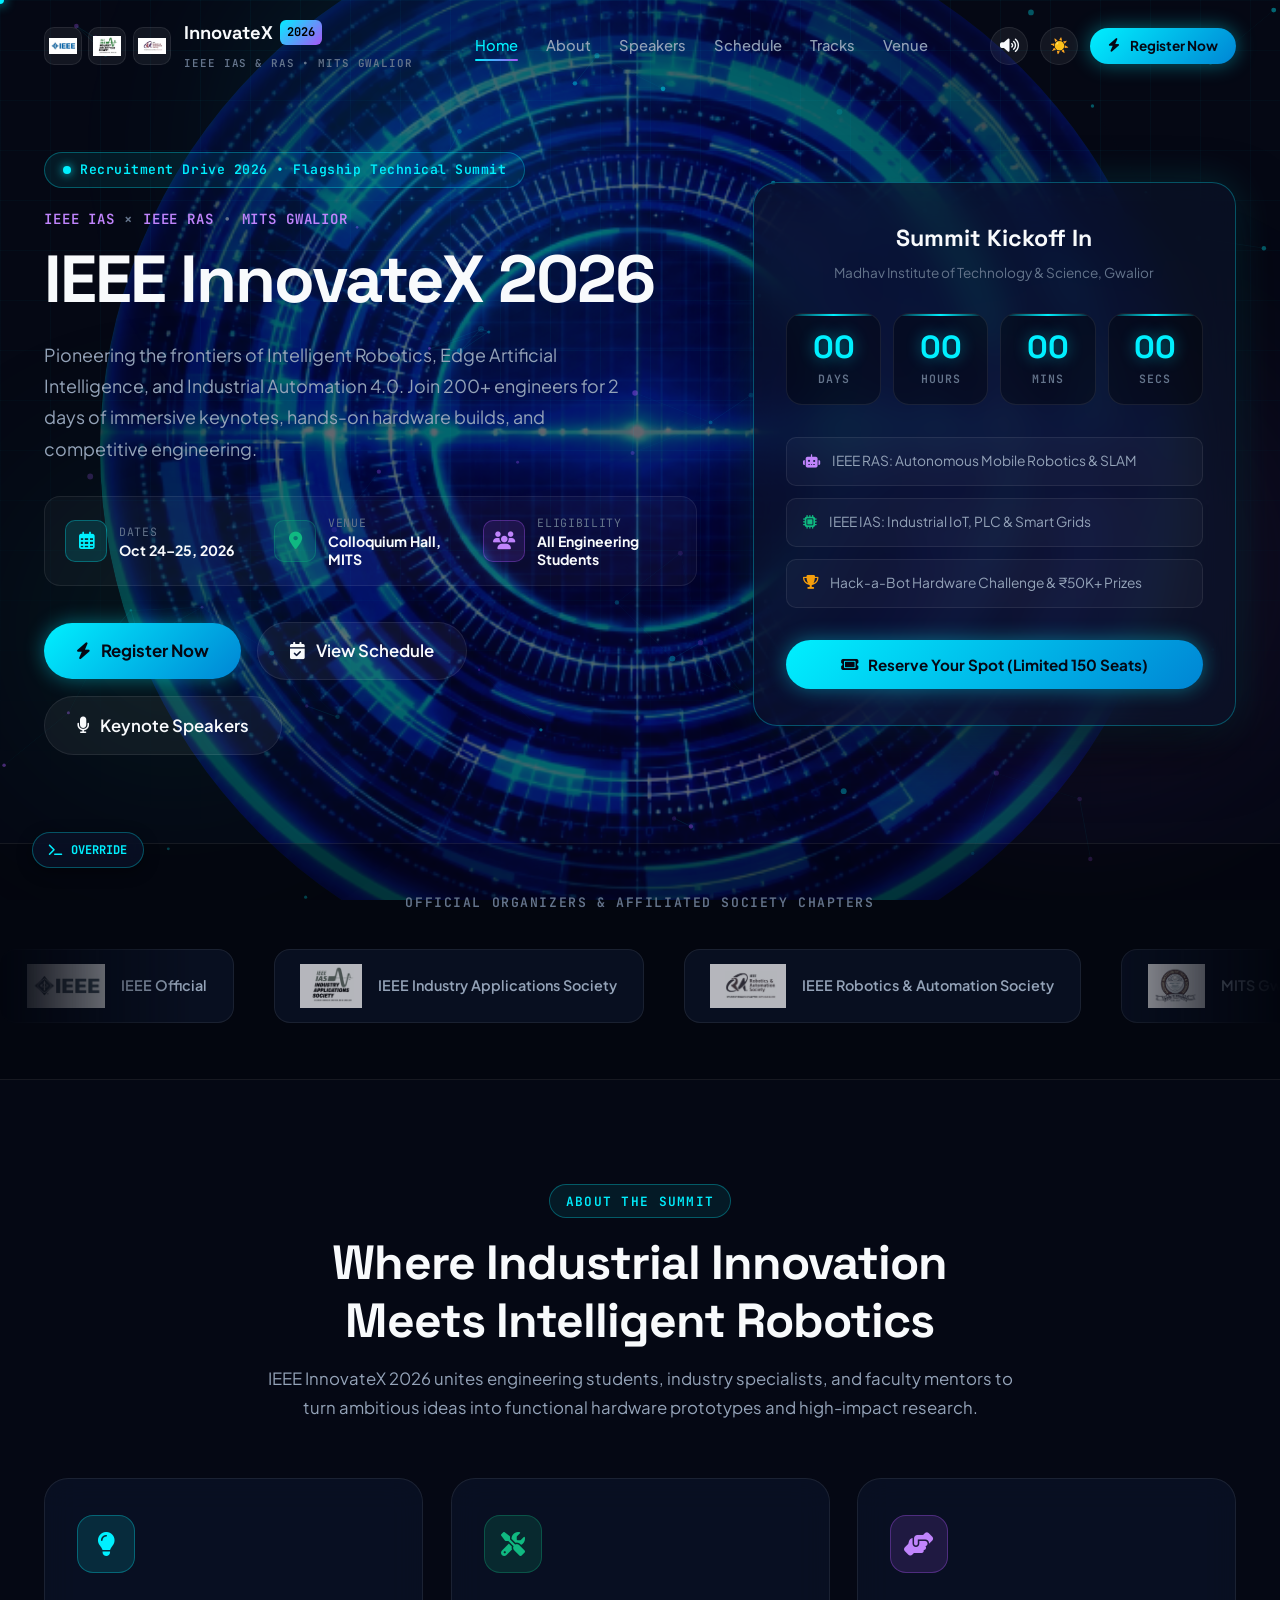
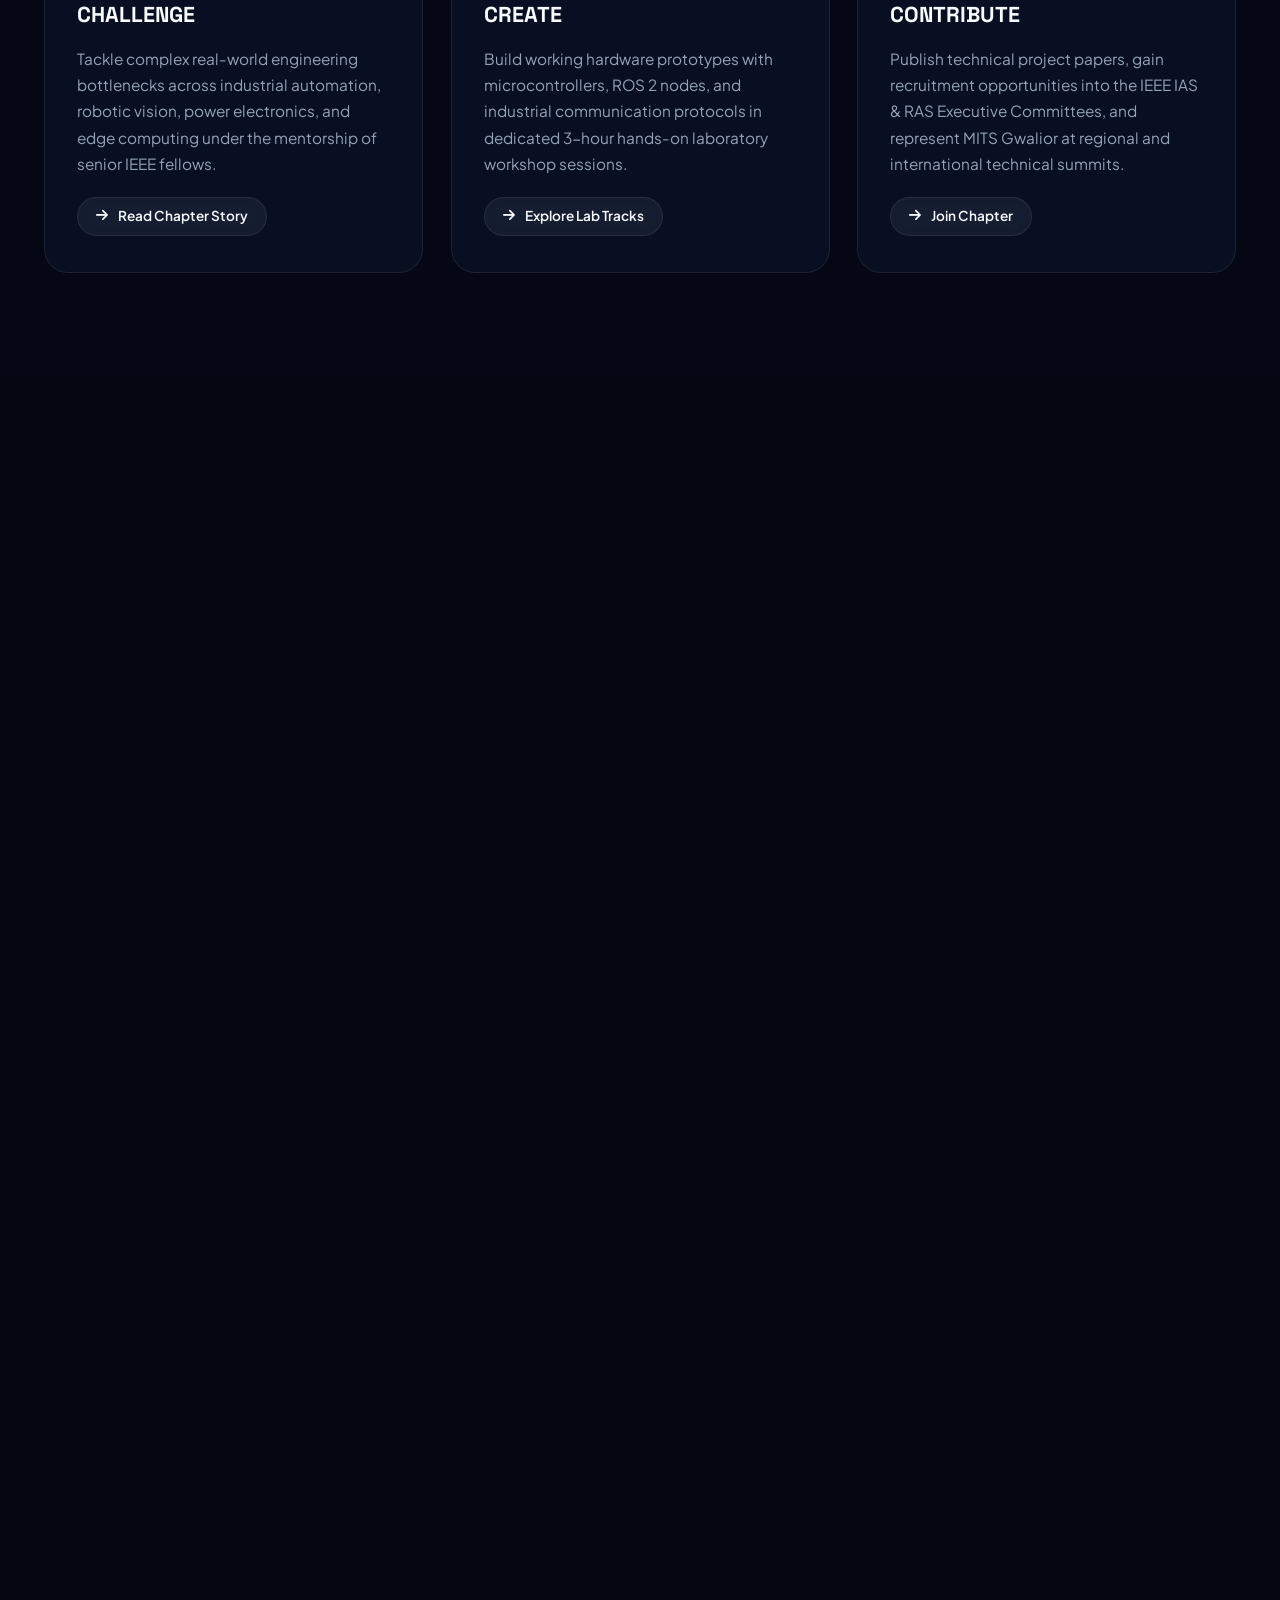
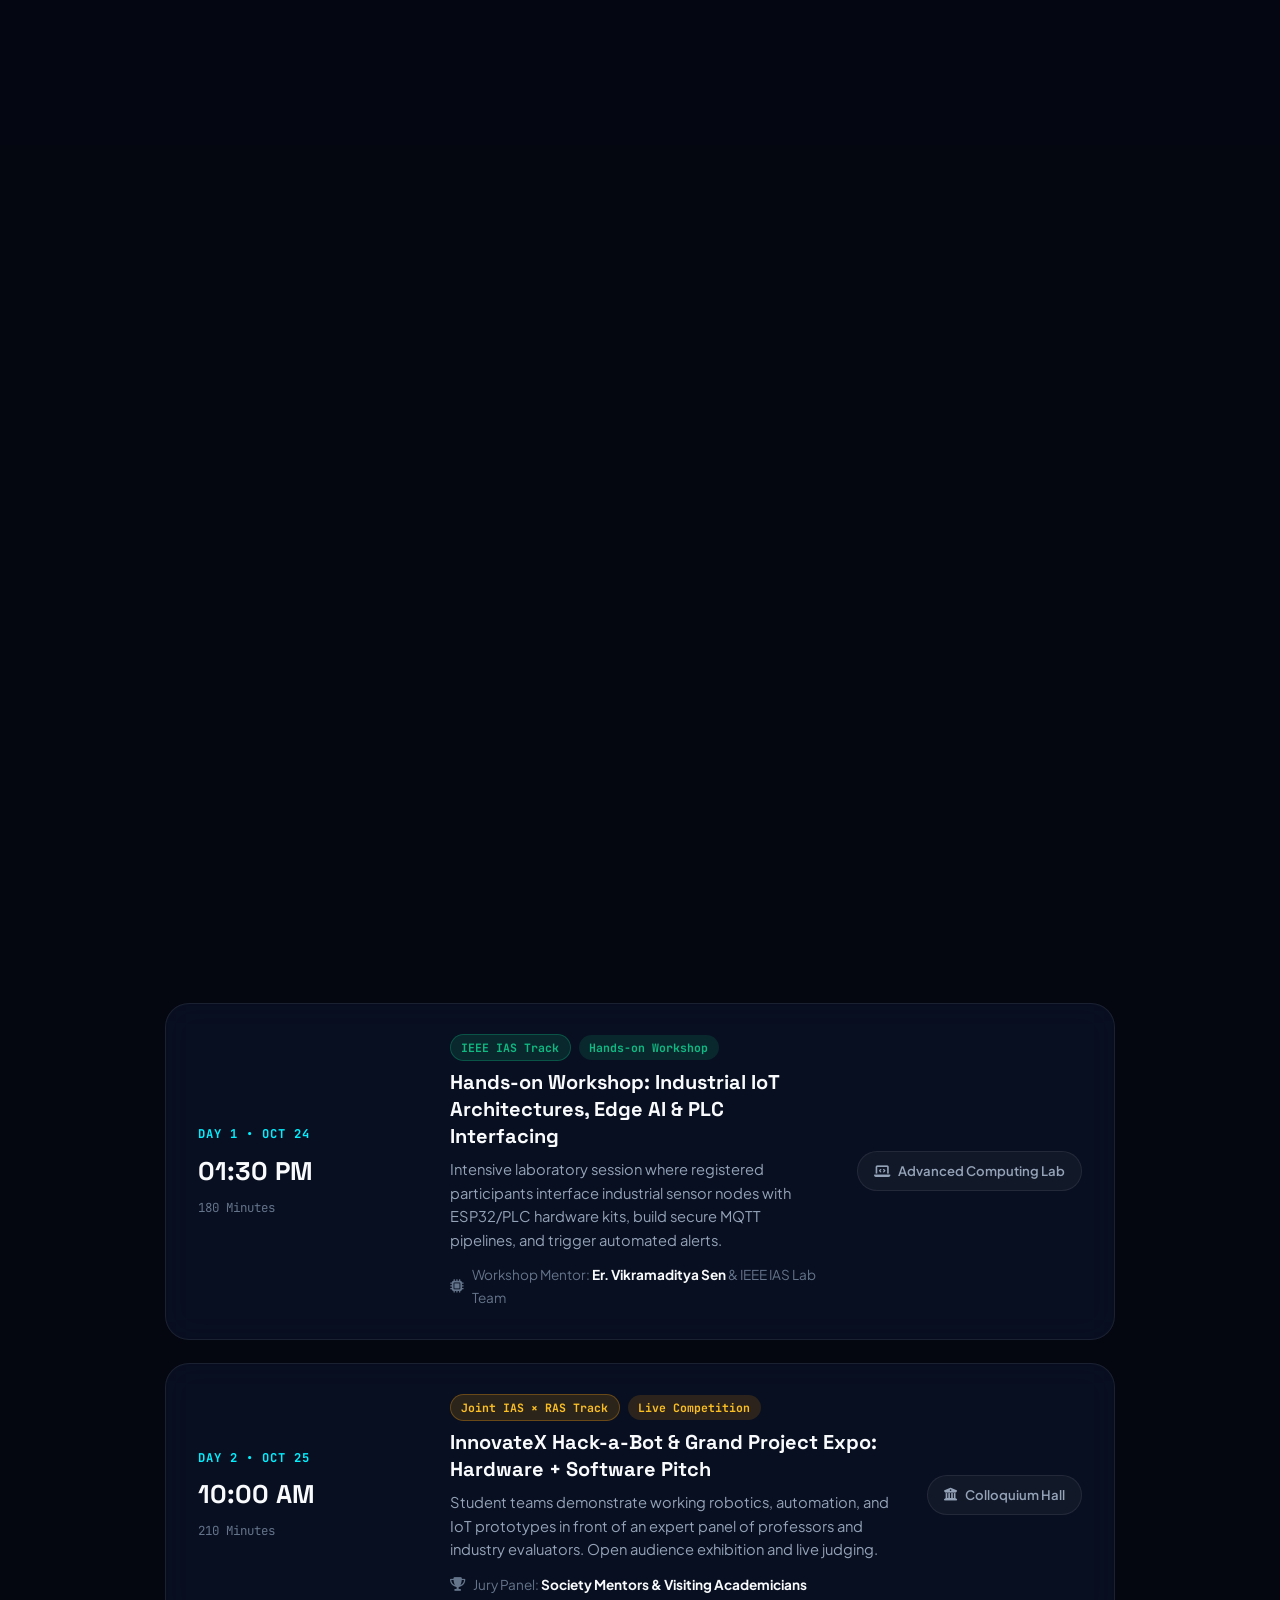
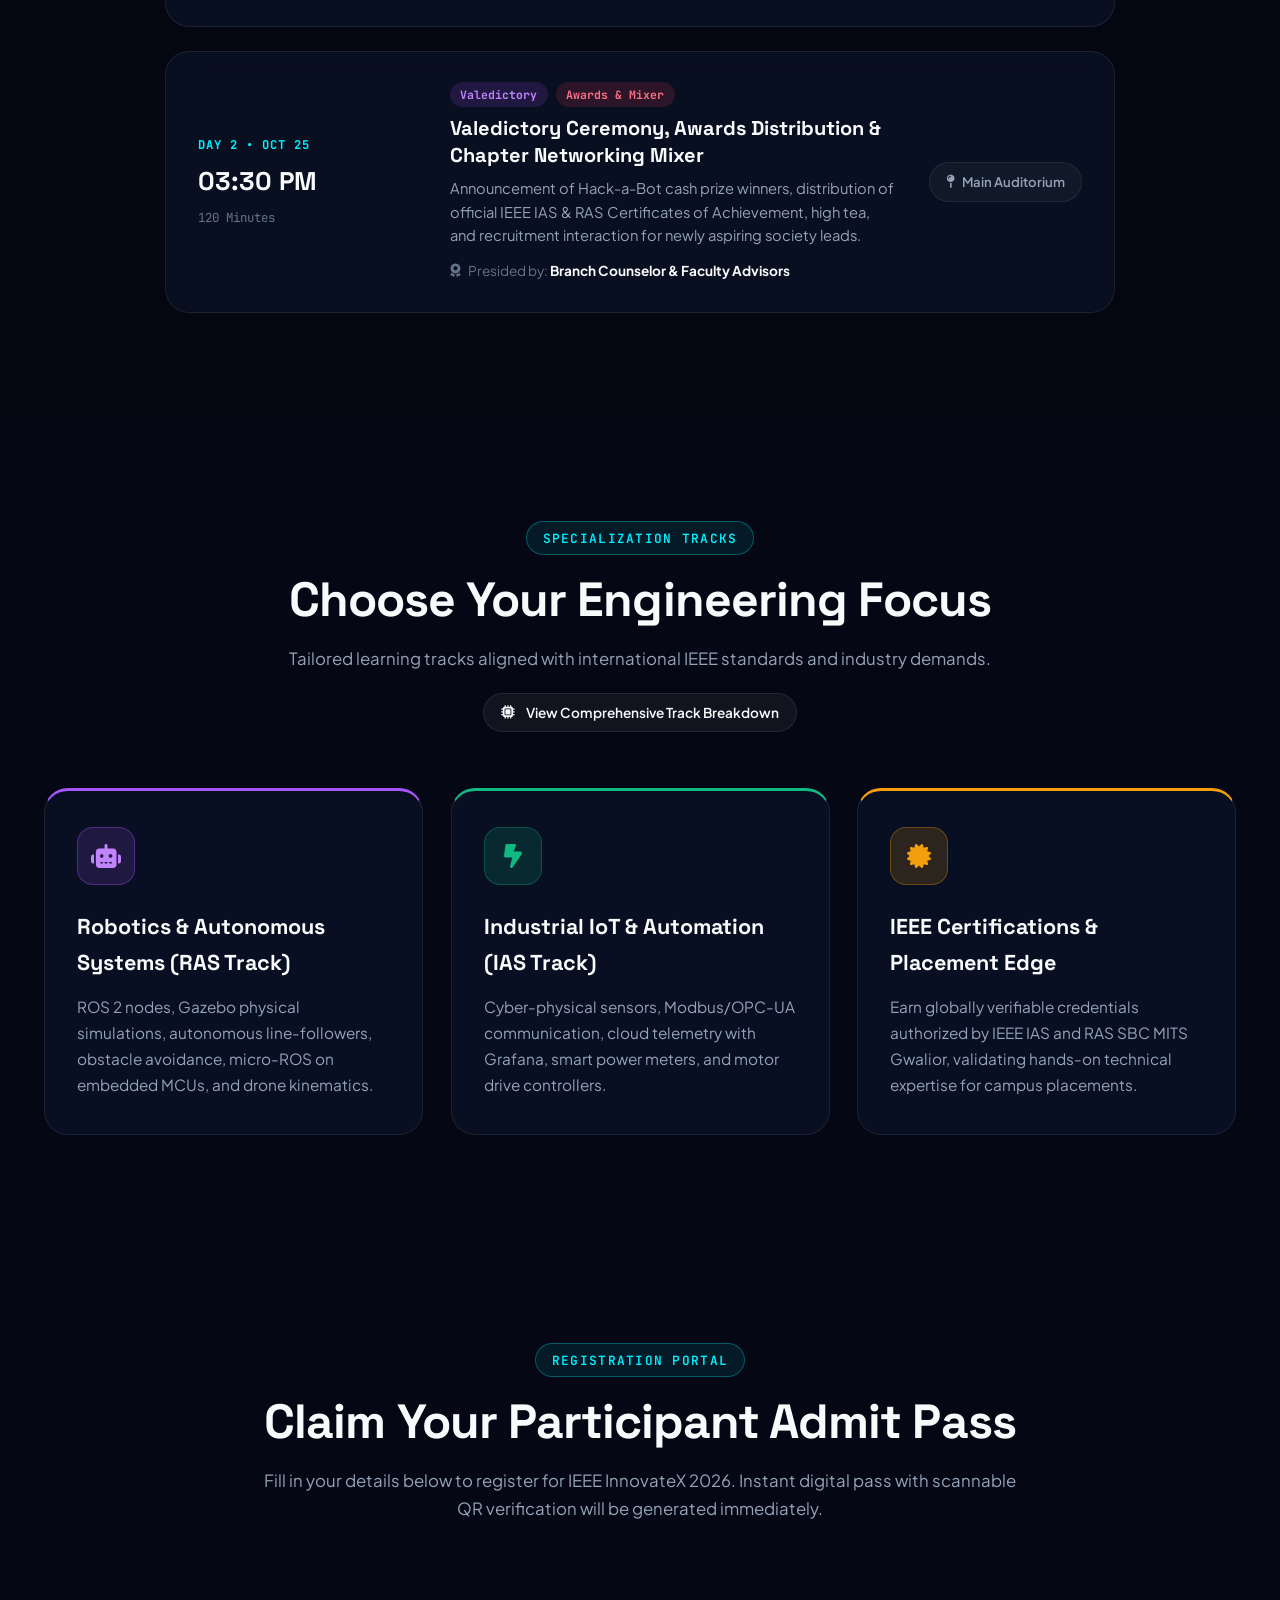
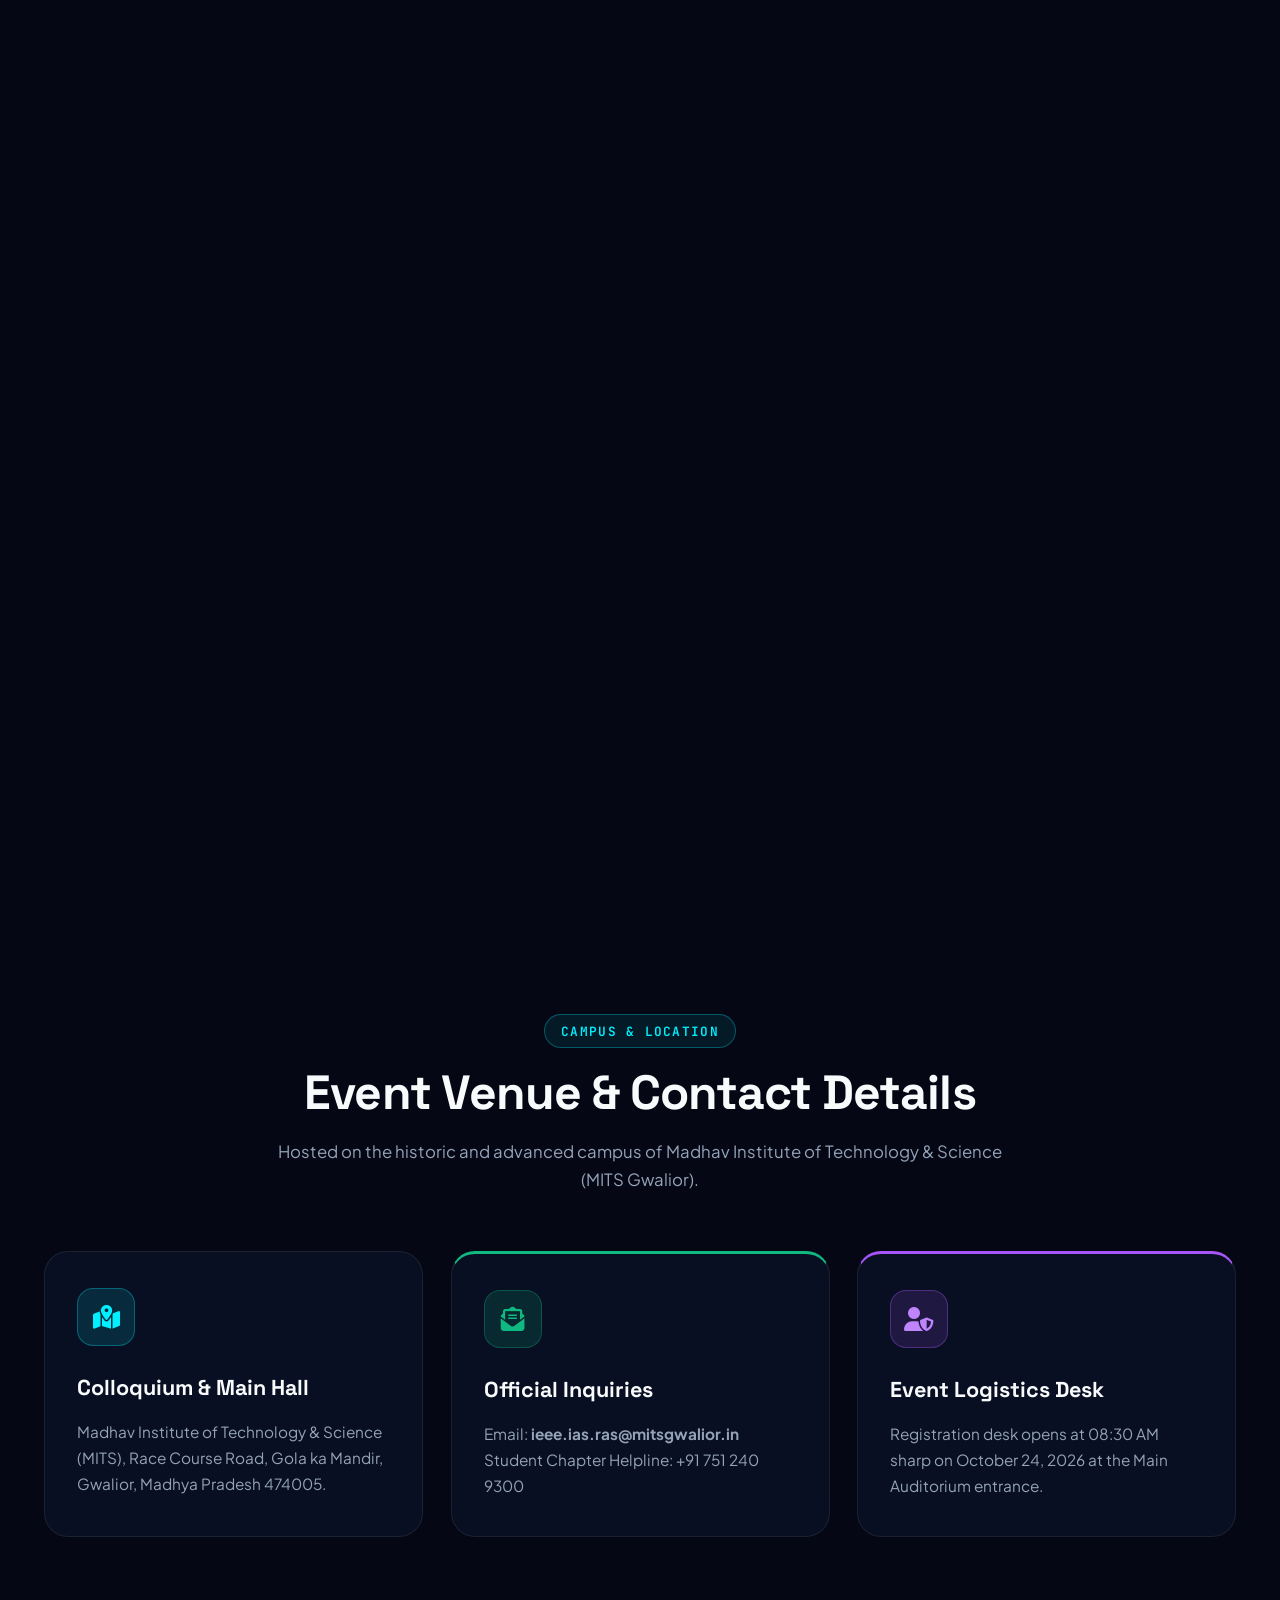
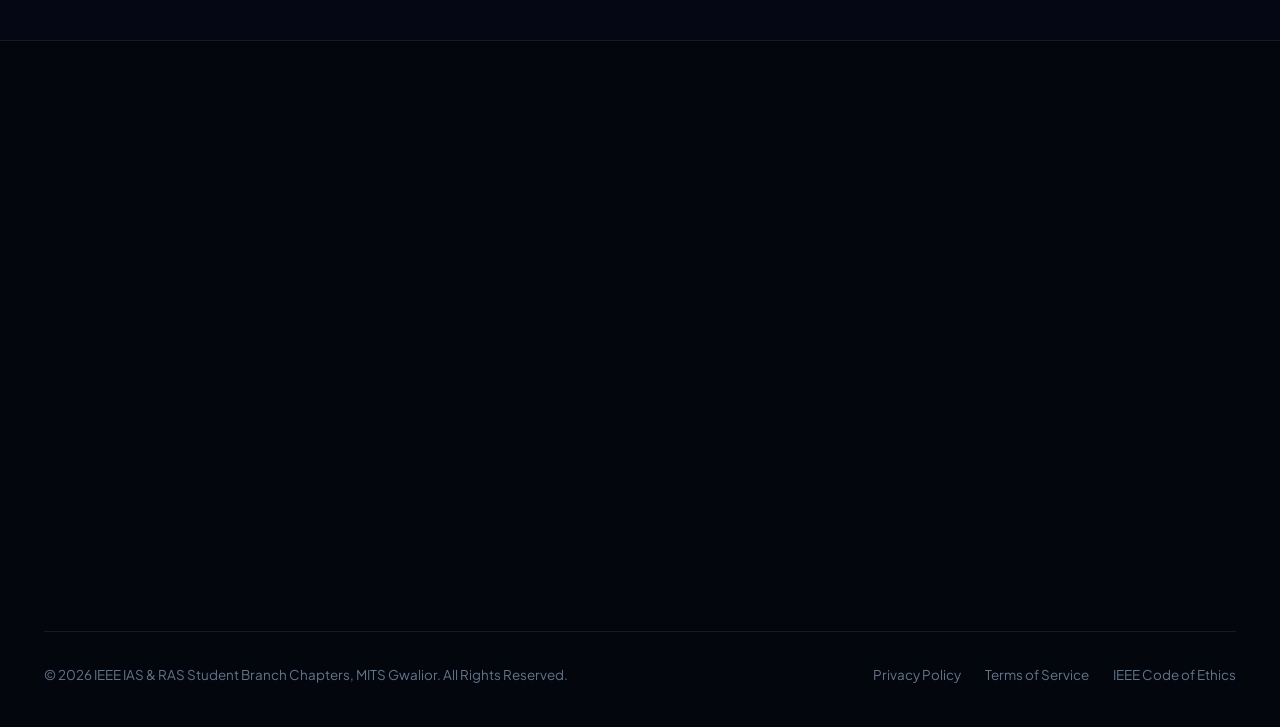
<file: index.html>
<!DOCTYPE html>
<html lang="en">
<head>
  <meta charset="UTF-8">
  <meta name="viewport" content="width=device-width, initial-scale=1.0">
  <title>IEEE InnovateX 2026 | IEEE IAS & RAS Student Branch Chapters • MITS Gwalior</title>
  <meta name="description" content="IEEE InnovateX 2026 - Flagship Technical Summit organized jointly by IEEE Industry Applications Society and IEEE Robotics & Automation Society at MITS Gwalior. October 24-25, 2026.">
  <meta name="keywords" content="IEEE, IAS, RAS, MITS Gwalior, InnovateX 2026, Robotics, Industrial IoT, Automation, Hackathon, Technical Workshop">
  
  <!-- Favicon -->
  <link rel="icon" type="image/png" href="ieee-logo.png">

  <!-- Google Web Fonts (Plus Jakarta Sans, Space Grotesk, JetBrains Mono) -->
  <link rel="preconnect" href="https://fonts.googleapis.com">
  <link rel="preconnect" href="https://fonts.gstatic.com" crossorigin>
  <link href="https://fonts.googleapis.com/css2?family=JetBrains+Mono:wght@400;500;600;700&family=Plus+Jakarta+Sans:wght@300;400;500;600;700;800&family=Space+Grotesk:wght@500;600;700&display=swap" rel="stylesheet">

  <!-- Font Awesome Icons -->
  <link rel="stylesheet" href="https://cdnjs.cloudflare.com/ajax/libs/font-awesome/6.5.1/css/all.min.css">
  
  <!-- Custom Modern Stylesheet -->
  <link rel="stylesheet" href="styles.css">
</head>
<body>

  <!-- Cyber Portal Animated HUD Background -->
  <div class="cyber-portal-backdrop" aria-hidden="true">
    <div class="portal-reactor-core">
      <img src="cyber-portal-bg.jpg" alt="" class="portal-hud-img" id="portal-hud-bg">
    </div>
  </div>
  <div class="portal-transition-overlay" id="portal-transition-overlay"></div>

  <!-- Full-Screen Matrix Digital Rain Easter Egg Canvas -->
  <canvas id="matrix-canvas"></canvas>

  <!-- Interactive Background Canvas (Tech Particle Network) -->
  <canvas id="hero-particle-canvas"></canvas>

  <!-- Cyber Grid Background Overlay -->
  <div class="cyber-grid-overlay" aria-hidden="true"></div>

  <!-- Ambient Dynamic Lighting Blobs (Reacts to Mouse Movement) -->
  <div class="bg-ambient-lights" aria-hidden="true">
    <div class="ambient-blob blob-1"></div>
    <div class="ambient-blob blob-2"></div>
    <div class="ambient-blob blob-3"></div>
  </div>

  <!-- Matrix Easter Egg Active Notification HUD -->
  <div id="matrix-notification" class="matrix-notification">
    <i class="fa-solid fa-terminal"></i>
    <span>[SYSTEM OVERRIDE: MATRIX CODESTREAM ACTIVE • PRESS ~ OR OVERRIDE TO EXIT]</span>
    <button id="matrix-close-notice" class="matrix-close-btn">&times;</button>
  </div>

  <!-- ========================================================================
       Sticky Glass Navigation Bar with Mechanical Controls
       ======================================================================== -->
  <header class="site-header">
    <div class="container nav-container">
      
      <!-- Society Logos Brand Group -->
      <a href="#hero" class="brand-logos-group" title="IEEE InnovateX 2026" data-cursor-text="HOME">
        <div class="brand-logos-row">
          <div class="logo-badge" title="IEEE Official">
            <img src="ieee-logo.png" alt="IEEE Logo">
          </div>
          <div class="logo-badge" title="IEEE Industry Applications Society">
            <img src="ias-logo.png" alt="IEEE IAS Logo">
          </div>
          <div class="logo-badge" title="IEEE Robotics & Automation Society">
            <img src="ras-logo.png" alt="IEEE RAS Logo">
          </div>
        </div>
        <div class="brand-text">
          <span class="brand-title">InnovateX <span class="badge-year">2026</span></span>
          <span class="brand-subtitle">IEEE IAS & RAS • MITS GWALIOR</span>
        </div>
      </a>

      <!-- Navigation Links (Connects to Dedicated Subpages & Smooth Anchors) -->
      <nav aria-label="Main Navigation">
        <ul class="nav-links">
          <li><a href="#hero" class="nav-link active" data-cursor-text="NAV">Home</a></li>
          <li><a href="about.html" class="nav-link" data-cursor-text="ABOUT">About</a></li>
          <li><a href="speakers.html" class="nav-link" data-cursor-text="SPEAKERS">Speakers</a></li>
          <li><a href="schedule.html" class="nav-link" data-cursor-text="SCHEDULE">Schedule</a></li>
          <li><a href="tracks.html" class="nav-link" data-cursor-text="TRACKS">Tracks</a></li>
          <li><a href="#venue" class="nav-link" data-cursor-text="VENUE">Venue</a></li>
        </ul>
      </nav>

      <!-- Nav Actions (Sound Toggle, Mechanical Theme Toggle & Pulsing CTA) -->
      <div class="nav-actions">
        <!-- Interactive Web Audio Synthesizer Toggle -->
        <button id="sound-toggle-btn" class="sound-toggle-btn" title="Toggle Sound Effects" aria-label="Toggle Sound" data-cursor-text="AUDIO">
          <i class="fa-solid fa-volume-high"></i>
        </button>
        <!-- Mechanical Theme Toggle -->
        <button id="theme-toggle-btn" class="theme-toggle-btn" title="Toggle Theme" aria-label="Toggle theme" data-cursor-text="THEME">
          <span id="theme-icon">☀️</span>
        </button>
        <!-- Subpage Register Button -->
        <a href="register.html" class="btn btn-primary btn-sm btn-nav-register btn-pulse" data-cursor-text="REGISTER">
          <i class="fa-solid fa-bolt"></i> Register Now
        </a>
        <button class="mobile-menu-btn" aria-label="Toggle Navigation Menu">
          &#9776;
        </button>
      </div>

    </div>
  </header>

  <!-- ========================================================================
       Mouse-Driven Interactive Hero Section
       ======================================================================== -->
  <section id="hero" class="hero-section">
    <div class="container hero-grid">
      
      <!-- Left Column: Copy, Glitch Title & Parallax CTAs -->
      <div class="hero-content reveal">
        
        <div class="pill-badge" data-cursor-text="FLAGSHIP">
          <span class="pulse-dot"></span>
          Recruitment Drive 2026 • Flagship Technical Summit
        </div>

        <div class="hero-organizer-tag">
          <span>IEEE IAS</span>
          <span class="slash">×</span>
          <span>IEEE RAS</span>
          <span class="slash">•</span>
          <span>MITS GWALIOR</span>
        </div>

        <!-- Cyber Glitch & Typing Scramble Title -->
        <h1 class="hero-title" data-cursor-text="GLITCH">
          <span class="scramble-title" data-text="IEEE InnovateX 2026">
            IEEE <span class="gradient-glow-text">InnovateX</span> 2026
          </span>
        </h1>

        <p class="hero-subtitle">
          Pioneering the frontiers of Intelligent Robotics, Edge Artificial Intelligence, and Industrial Automation 4.0. Join 200+ engineers for 2 days of immersive keynotes, hands-on hardware builds, and competitive engineering.
        </p>

        <!-- Quick Meta Info Strip -->
        <div class="hero-meta-strip">
          <div class="meta-item">
            <div class="meta-icon-box">
              <i class="fa-regular fa-calendar-days"></i>
            </div>
            <div class="meta-text">
              <span class="meta-label">Dates</span>
              <span class="meta-val">Oct 24–25, 2026</span>
            </div>
          </div>

          <div class="meta-item">
            <div class="meta-icon-box green">
              <i class="fa-solid fa-location-dot"></i>
            </div>
            <div class="meta-text">
              <span class="meta-label">Venue</span>
              <span class="meta-val">Colloquium Hall, MITS</span>
            </div>
          </div>

          <div class="meta-item">
            <div class="meta-icon-box purple">
              <i class="fa-solid fa-users"></i>
            </div>
            <div class="meta-text">
              <span class="meta-label">Eligibility</span>
              <span class="meta-val">All Engineering Students</span>
            </div>
          </div>
        </div>

        <!-- Hero CTAs with Pulsing Primary Button Linking to Subpages -->
        <div class="hero-cta-group">
          <a href="register.html" class="btn btn-primary btn-lg btn-pulse" data-cursor-text="REGISTER">
            <i class="fa-solid fa-bolt"></i> Register Now
          </a>
          <a href="schedule.html" class="btn btn-secondary btn-lg" data-cursor-text="SCHEDULE">
            <i class="fa-solid fa-calendar-check"></i> View Schedule
          </a>
          <a href="speakers.html" class="btn btn-secondary btn-lg" data-cursor-text="SPEAKERS">
            <i class="fa-solid fa-microphone"></i> Keynote Speakers
          </a>
        </div>

      </div>

      <!-- Right Column: Glassmorphic HUD Card with Live Countdown & Parallax -->
      <div class="hero-card-panel reveal delay-1" data-cursor-text="HUD">
        <div class="hero-panel-header">
          <h2 class="hero-panel-title">Summit Kickoff In</h2>
          <p class="hero-panel-sub">Madhav Institute of Technology & Science, Gwalior</p>
        </div>

        <!-- Live Countdown Timer -->
        <div class="countdown-grid">
          <div class="countdown-box">
            <div class="countdown-num" id="cd-days">18</div>
            <div class="countdown-lbl">Days</div>
          </div>
          <div class="countdown-box">
            <div class="countdown-num" id="cd-hours">15</div>
            <div class="countdown-lbl">Hours</div>
          </div>
          <div class="countdown-box">
            <div class="countdown-num" id="cd-mins">58</div>
            <div class="countdown-lbl">Mins</div>
          </div>
          <div class="countdown-box">
            <div class="countdown-num" id="cd-secs">30</div>
            <div class="countdown-lbl">Secs</div>
          </div>
        </div>

        <!-- Event Key Pillars linking to Tracks Subpage -->
        <div class="track-pills-list">
          <a href="tracks.html" class="track-pill-item" style="text-decoration: none;" data-cursor-text="ROBOTICS">
            <i class="fa-solid fa-robot" style="color: var(--purple-vibrant);"></i>
            <span>IEEE RAS: Autonomous Mobile Robotics & SLAM</span>
          </a>
          <a href="tracks.html" class="track-pill-item" style="text-decoration: none;" data-cursor-text="IOT">
            <i class="fa-solid fa-microchip" style="color: var(--green-ias);"></i>
            <span>IEEE IAS: Industrial IoT, PLC & Smart Grids</span>
          </a>
          <a href="tracks.html" class="track-pill-item" style="text-decoration: none;" data-cursor-text="HACKATHON">
            <i class="fa-solid fa-trophy" style="color: var(--amber-accent);"></i>
            <span>Hack-a-Bot Hardware Challenge & ₹50K+ Prizes</span>
          </a>
        </div>

        <a href="register.html" class="btn btn-primary hero-quick-action btn-pulse" data-cursor-text="CLAIM">
          <i class="fa-solid fa-ticket"></i> Reserve Your Spot (Limited 150 Seats)
        </a>
      </div>

    </div>
  </section>

  <!-- ========================================================================
       Infinite Logo Marquee Section (Continuous Grayscale-to-Color Loop)
       ======================================================================== -->
  <section class="logo-marquee-section">
    <div class="container">
      <p class="marquee-heading">Official Organizers & Affiliated Society Chapters</p>
    </div>
    
    <div class="marquee-container" aria-label="Official Partner Logos">
      <div class="marquee-track">
        <div class="marquee-card" data-cursor-text="IEEE">
          <img src="ieee-logo.png" alt="IEEE Official Logo">
          <span>IEEE Official</span>
        </div>
        <div class="marquee-card" data-cursor-text="IAS">
          <img src="ias-logo.png" alt="IEEE IAS Chapter Logo">
          <span>IEEE Industry Applications Society</span>
        </div>
        <div class="marquee-card" data-cursor-text="RAS">
          <img src="ras-logo.png" alt="IEEE RAS Chapter Logo">
          <span>IEEE Robotics & Automation Society</span>
        </div>
        <div class="marquee-card" data-cursor-text="MITS">
          <img src="mits-crest.png" alt="MITS Gwalior Crest">
          <span>MITS Gwalior (Estd. 1957)</span>
        </div>
        <div class="marquee-card" data-cursor-text="CHAPTER">
          <img src="ieee-logo.png" alt="IEEE Student Branch">
          <span>IEEE Student Branch MITS</span>
        </div>
      </div>

      <div class="marquee-track" aria-hidden="true">
        <div class="marquee-card" data-cursor-text="IEEE">
          <img src="ieee-logo.png" alt="IEEE Official Logo">
          <span>IEEE Official</span>
        </div>
        <div class="marquee-card" data-cursor-text="IAS">
          <img src="ias-logo.png" alt="IEEE IAS Chapter Logo">
          <span>IEEE Industry Applications Society</span>
        </div>
        <div class="marquee-card" data-cursor-text="RAS">
          <img src="ras-logo.png" alt="IEEE RAS Chapter Logo">
          <span>IEEE Robotics & Automation Society</span>
        </div>
        <div class="marquee-card" data-cursor-text="MITS">
          <img src="mits-crest.png" alt="MITS Gwalior Crest">
          <span>MITS Gwalior (Estd. 1957)</span>
        </div>
        <div class="marquee-card" data-cursor-text="CHAPTER">
          <img src="ieee-logo.png" alt="IEEE Student Branch">
          <span>IEEE Student Branch MITS</span>
        </div>
      </div>
    </div>
  </section>

  <!-- ========================================================================
       About Section (High-Tech Bento Grid linking to about.html)
       ======================================================================== -->
  <section id="about" class="section">
    <div class="container">
      
      <div class="section-header reveal">
        <span class="section-tag">About The Summit</span>
        <h2 class="section-title">Where Industrial Innovation Meets Intelligent Robotics</h2>
        <p class="section-desc">
          IEEE InnovateX 2026 unites engineering students, industry specialists, and faculty mentors to turn ambitious ideas into functional hardware prototypes and high-impact research.
        </p>
      </div>

      <div class="features-grid">
        
        <div class="feature-card tilt-card reveal delay-1" data-cursor-text="CHALLENGE">
          <div class="feature-icon-box">
            <i class="fa-solid fa-lightbulb"></i>
          </div>
          <h3 class="feature-title">CHALLENGE</h3>
          <p class="feature-text">
            Tackle complex real-world engineering bottlenecks across industrial automation, robotic vision, power electronics, and edge computing under the mentorship of senior IEEE fellows.
          </p>
          <div style="margin-top: 1.25rem;">
            <a href="about.html" class="btn btn-secondary btn-sm" data-cursor-text="READ"><i class="fa-solid fa-arrow-right"></i> Read Chapter Story</a>
          </div>
        </div>

        <div class="feature-card tilt-card reveal delay-2" data-cursor-text="CREATE">
          <div class="feature-icon-box" style="background: rgba(16, 185, 129, 0.15); color: var(--green-ias); border-color: rgba(16, 185, 129, 0.3);">
            <i class="fa-solid fa-screwdriver-wrench"></i>
          </div>
          <h3 class="feature-title">CREATE</h3>
          <p class="feature-text">
            Build working hardware prototypes with microcontrollers, ROS 2 nodes, and industrial communication protocols in dedicated 3-hour hands-on laboratory workshop sessions.
          </p>
          <div style="margin-top: 1.25rem;">
            <a href="tracks.html" class="btn btn-secondary btn-sm" data-cursor-text="LABS"><i class="fa-solid fa-arrow-right"></i> Explore Lab Tracks</a>
          </div>
        </div>

        <div class="feature-card tilt-card reveal delay-3" data-cursor-text="CONTRIBUTE">
          <div class="feature-icon-box" style="background: rgba(168, 85, 247, 0.15); color: var(--purple-vibrant); border-color: var(--border-purple);">
            <i class="fa-solid fa-handshake-angle"></i>
          </div>
          <h3 class="feature-title">CONTRIBUTE</h3>
          <p class="feature-text">
            Publish technical project papers, gain recruitment opportunities into the IEEE IAS & RAS Executive Committees, and represent MITS Gwalior at regional and international technical summits.
          </p>
          <div style="margin-top: 1.25rem;">
            <a href="register.html" class="btn btn-secondary btn-sm" data-cursor-text="JOIN"><i class="fa-solid fa-arrow-right"></i> Join Chapter</a>
          </div>
        </div>

      </div>

    </div>
  </section>

  <!-- ========================================================================
       3D Tilt Speaker Cards with Holographic Glossy Sheen
       ======================================================================== -->
  <section id="speakers" class="section" style="background: rgba(0, 0, 0, 0.15);">
    <div class="container">
      
      <div class="section-header reveal">
        <span class="section-tag">Industry & Research Leaders</span>
        <h2 class="section-title">Distinguished Keynote Speakers</h2>
        <p class="section-desc">
          Learn directly from global visionaries leading cutting-edge research in autonomous robotics and next-generation industrial telemetry.
        </p>
        <div style="margin-top: 1.25rem;">
          <a href="speakers.html" class="btn btn-secondary btn-sm" data-cursor-text="ALL SPEAKERS">
            <i class="fa-solid fa-users-viewfinder"></i> Open Dedicated Speakers Portal
          </a>
        </div>
      </div>

      <div class="speakers-grid">
        
        <!-- Keynote Speaker 1 (IEEE RAS Track) with 3D Tilt -->
        <article class="speaker-card ras-card tilt-card reveal delay-1" data-cursor-text="PRIYA">
          <div class="speaker-card-header">
            <img src="speaker-1.jpg" alt="Dr. Priya Sharma portrait" loading="lazy">
            <span class="speaker-society-badge badge-ras">
              <i class="fa-solid fa-robot"></i> IEEE RAS Keynote
            </span>
          </div>

          <div class="speaker-card-body">
            <h3 class="speaker-name">Dr. Priya Sharma</h3>
            <p class="speaker-role">Principal AI & Robotics Research Scientist</p>
            <p class="speaker-org">Autonomous Systems Lab • Senior Member, IEEE</p>

            <div class="speaker-talk-box">
              <div class="talk-label">
                <i class="fa-solid fa-microphone-lines"></i> Keynote Presentation
              </div>
              <h4 class="talk-title">Next-Gen Autonomous Navigation: From ROS2 Simulation to Real-World Edge Deployment</h4>
            </div>

            <p class="speaker-bio">
              With over 12 years of research spanning NASA collaborative challenges and autonomous mobile robotics, Dr. Priya leads breakthroughs in real-time visual SLAM, semantic mapping, and sub-millisecond edge neural controllers.
            </p>

            <div class="speaker-tags">
              <span class="tag-pill">ROS 2 Humble</span>
              <span class="tag-pill">LiDAR SLAM</span>
              <span class="tag-pill">Embedded Neural Nets</span>
              <span class="tag-pill">Edge AI</span>
            </div>

            <div class="speaker-card-footer">
              <div class="speaker-socials">
                <a href="#speakers" class="social-icon-btn" title="LinkedIn Profile"><i class="fa-brands fa-linkedin-in"></i></a>
                <a href="#speakers" class="social-icon-btn" title="GitHub Profile"><i class="fa-brands fa-github"></i></a>
                <a href="#speakers" class="social-icon-btn" title="Google Scholar"><i class="fa-solid fa-graduation-cap"></i></a>
              </div>
              <button class="btn btn-secondary btn-sm btn-view-abstract" data-speaker="priya" data-cursor-text="ABSTRACT">
                <i class="fa-regular fa-file-lines"></i> View Abstract
              </button>
            </div>
          </div>
        </article>

        <!-- Keynote Speaker 2 (IEEE IAS Track) with 3D Tilt -->
        <article class="speaker-card ias-card tilt-card reveal delay-2" data-cursor-text="VIKRAM">
          <div class="speaker-card-header">
            <img src="speaker-2.jpg" alt="Er. Vikramaditya Sen portrait" loading="lazy">
            <span class="speaker-society-badge badge-ias">
              <i class="fa-solid fa-industry"></i> IEEE IAS Keynote
            </span>
          </div>

          <div class="speaker-card-body">
            <h3 class="speaker-name">Er. Vikramaditya Sen</h3>
            <p class="speaker-role">Lead Industrial Automation Architect & IoT Director</p>
            <p class="speaker-org">Cyber-Physical Energy Systems • IEEE IAS Specialist</p>

            <div class="speaker-talk-box">
              <div class="talk-label">
                <i class="fa-solid fa-microphone-lines"></i> Keynote Presentation
              </div>
              <h4 class="talk-title">Industrial IoT & Cyber-Physical Systems: Automating High-Precision Manufacturing</h4>
            </div>

            <p class="speaker-bio">
              A veteran in Industry 4.0 transformation, Er. Vikramaditya has spearheaded mission-critical SCADA, OPC-UA, and distributed PLC automation pipelines across Fortune 500 manufacturing facilities and smart grid networks worldwide.
            </p>

            <div class="speaker-tags">
              <span class="tag-pill">Industrial IoT</span>
              <span class="tag-pill">OPC-UA Protocol</span>
              <span class="tag-pill">PLC & SCADA</span>
              <span class="tag-pill">Smart Energy Grids</span>
            </div>

            <div class="speaker-card-footer">
              <div class="speaker-socials">
                <a href="#speakers" class="social-icon-btn" title="LinkedIn Profile"><i class="fa-brands fa-linkedin-in"></i></a>
                <a href="#speakers" class="social-icon-btn" title="Twitter / X Profile"><i class="fa-brands fa-x-twitter"></i></a>
                <a href="#speakers" class="social-icon-btn" title="IEEE Xplore"><i class="fa-solid fa-book-bookmark"></i></a>
              </div>
              <button class="btn btn-secondary btn-sm btn-view-abstract" data-speaker="vikram" data-cursor-text="ABSTRACT">
                <i class="fa-regular fa-file-lines"></i> View Abstract
              </button>
            </div>
          </div>
        </article>

      </div>

    </div>
  </section>

  <!-- ========================================================================
       Schedule Section (Interactive Filter Tabs)
       ======================================================================== -->
  <section id="schedule" class="section schedule-section">
    <div class="container">
      
      <div class="section-header reveal">
        <span class="section-tag">Agenda & Timeline</span>
        <h2 class="section-title">Two Days of High-Impact Sessions</h2>
        <p class="section-desc">
          Structured 4-stage summit pipeline designed to take students from foundational theory into hardware execution and project recognition.
        </p>
        <div style="margin-top: 1.25rem;">
          <a href="schedule.html" class="btn btn-secondary btn-sm" data-cursor-text="FULL SCHEDULE">
            <i class="fa-solid fa-calendar-days"></i> Open Dedicated Schedule Subpage
          </a>
        </div>
      </div>

      <!-- Schedule Filter Tabs -->
      <div class="schedule-filter-tabs reveal">
        <button class="filter-tab active" data-filter="all" data-cursor-text="FILTER">All Sessions (4)</button>
        <button class="filter-tab" data-filter="ras" data-cursor-text="FILTER">IEEE RAS Track</button>
        <button class="filter-tab" data-filter="ias" data-cursor-text="FILTER">IEEE IAS Track</button>
        <button class="filter-tab" data-filter="hack" data-cursor-text="FILTER">Hackathon & Awards</button>
      </div>

      <!-- 4-Item Event Schedule with 3D Tilt -->
      <div class="schedule-timeline">
        
        <!-- Schedule Item 1 -->
        <article class="schedule-card tilt-card reveal delay-1" data-track="ras" data-cursor-text="SESSION">
          <div class="schedule-time-col">
            <span class="schedule-day-badge">Day 1 • Oct 24</span>
            <span class="schedule-time">09:30 AM</span>
            <span class="schedule-duration">120 Minutes</span>
          </div>

          <div class="schedule-info-col">
            <div class="schedule-track-tags">
              <span class="track-tag ras">IEEE RAS Track</span>
              <span class="track-tag" style="background: rgba(0, 240, 255, 0.15); color: var(--cyan-electric);">Keynote</span>
            </div>
            <h3 class="schedule-item-title">Inaugural Ceremony & Keynote: Autonomous Mobile Robotics & Industry 4.0</h3>
            <p class="schedule-desc">
              Grand opening ceremony by society faculty advisors followed by Dr. Priya Sharma's keynote uncovering state-of-the-art ROS 2 navigation stacks, sim-to-real robotic mapping, and embedded autonomy.
            </p>
            <div class="schedule-speaker-row">
              <i class="fa-solid fa-chalkboard-user"></i>
              <span>Keynote Speaker: <strong>Dr. Priya Sharma</strong> (Autonomous Systems Lab)</span>
            </div>
          </div>

          <div class="schedule-venue-col">
            <div class="venue-tag">
              <i class="fa-solid fa-map-pin"></i> Main Auditorium
            </div>
          </div>
        </article>

        <!-- Schedule Item 2 -->
        <article class="schedule-card tilt-card reveal delay-2" data-track="ias" data-cursor-text="SESSION">
          <div class="schedule-time-col">
            <span class="schedule-day-badge">Day 1 • Oct 24</span>
            <span class="schedule-time">01:30 PM</span>
            <span class="schedule-duration">180 Minutes</span>
          </div>

          <div class="schedule-info-col">
            <div class="schedule-track-tags">
              <span class="track-tag ias">IEEE IAS Track</span>
              <span class="track-tag" style="background: rgba(16, 185, 129, 0.15); color: var(--green-ias);">Hands-on Workshop</span>
            </div>
            <h3 class="schedule-item-title">Hands-on Workshop: Industrial IoT Architectures, Edge AI & PLC Interfacing</h3>
            <p class="schedule-desc">
              Intensive laboratory session where registered participants interface industrial sensor nodes with ESP32/PLC hardware kits, build secure MQTT pipelines, and trigger automated alerts.
            </p>
            <div class="schedule-speaker-row">
              <i class="fa-solid fa-microchip"></i>
              <span>Workshop Mentor: <strong>Er. Vikramaditya Sen</strong> & IEEE IAS Lab Team</span>
            </div>
          </div>

          <div class="schedule-venue-col">
            <div class="venue-tag">
              <i class="fa-solid fa-laptop-code"></i> Advanced Computing Lab
            </div>
          </div>
        </article>

        <!-- Schedule Item 3 -->
        <article class="schedule-card tilt-card reveal delay-3" data-track="hack" data-cursor-text="SESSION">
          <div class="schedule-time-col">
            <span class="schedule-day-badge">Day 2 • Oct 25</span>
            <span class="schedule-time">10:00 AM</span>
            <span class="schedule-duration">210 Minutes</span>
          </div>

          <div class="schedule-info-col">
            <div class="schedule-track-tags">
              <span class="track-tag joint">Joint IAS × RAS Track</span>
              <span class="track-tag" style="background: rgba(245, 158, 11, 0.15); color: #fbbf24;">Live Competition</span>
            </div>
            <h3 class="schedule-item-title">InnovateX Hack-a-Bot & Grand Project Expo: Hardware + Software Pitch</h3>
            <p class="schedule-desc">
              Student teams demonstrate working robotics, automation, and IoT prototypes in front of an expert panel of professors and industry evaluators. Open audience exhibition and live judging.
            </p>
            <div class="schedule-speaker-row">
              <i class="fa-solid fa-trophy"></i>
              <span>Jury Panel: <strong>Society Mentors & Visiting Academicians</strong></span>
            </div>
          </div>

          <div class="schedule-venue-col">
            <div class="venue-tag">
              <i class="fa-solid fa-building-columns"></i> Colloquium Hall
            </div>
          </div>
        </article>

        <!-- Schedule Item 4 -->
        <article class="schedule-card tilt-card reveal delay-4" data-track="hack" data-cursor-text="SESSION">
          <div class="schedule-time-col">
            <span class="schedule-day-badge">Day 2 • Oct 25</span>
            <span class="schedule-time">03:30 PM</span>
            <span class="schedule-duration">120 Minutes</span>
          </div>

          <div class="schedule-info-col">
            <div class="schedule-track-tags">
              <span class="track-tag" style="background: rgba(168, 85, 247, 0.15); color: var(--purple-vibrant);">Valedictory</span>
              <span class="track-tag" style="background: rgba(244, 63, 94, 0.15); color: #fb7185;">Awards & Mixer</span>
            </div>
            <h3 class="schedule-item-title">Valedictory Ceremony, Awards Distribution & Chapter Networking Mixer</h3>
            <p class="schedule-desc">
              Announcement of Hack-a-Bot cash prize winners, distribution of official IEEE IAS & RAS Certificates of Achievement, high tea, and recruitment interaction for newly aspiring society leads.
            </p>
            <div class="schedule-speaker-row">
              <i class="fa-solid fa-award"></i>
              <span>Presided by: <strong>Branch Counselor & Faculty Advisors</strong></span>
            </div>
          </div>

          <div class="schedule-venue-col">
            <div class="venue-tag">
              <i class="fa-solid fa-map-pin"></i> Main Auditorium
            </div>
          </div>
        </article>

      </div>

    </div>
  </section>

  <!-- ========================================================================
       Specialization Tracks Section (links to tracks.html)
       ======================================================================== -->
  <section id="tracks" class="section">
    <div class="container">
      
      <div class="section-header reveal">
        <span class="section-tag">Specialization Tracks</span>
        <h2 class="section-title">Choose Your Engineering Focus</h2>
        <p class="section-desc">
          Tailored learning tracks aligned with international IEEE standards and industry demands.
        </p>
        <div style="margin-top: 1.25rem;">
          <a href="tracks.html" class="btn btn-secondary btn-sm" data-cursor-text="ALL TRACKS">
            <i class="fa-solid fa-microchip"></i> View Comprehensive Track Breakdown
          </a>
        </div>
      </div>

      <div class="features-grid">
        
        <div class="feature-card tilt-card reveal delay-1" style="border-top: 3px solid var(--purple-electric);" data-cursor-text="ROBOTICS">
          <div class="feature-icon-box" style="background: rgba(168, 85, 247, 0.15); color: var(--purple-vibrant); border-color: var(--border-purple);">
            <i class="fa-solid fa-robot"></i>
          </div>
          <h3 class="feature-title">Robotics & Autonomous Systems (RAS Track)</h3>
          <p class="feature-text">
            ROS 2 nodes, Gazebo physical simulations, autonomous line-followers, obstacle avoidance, micro-ROS on embedded MCUs, and drone kinematics.
          </p>
        </div>

        <div class="feature-card tilt-card reveal delay-2" style="border-top: 3px solid var(--green-ias);" data-cursor-text="IOT">
          <div class="feature-icon-box" style="background: rgba(16, 185, 129, 0.15); color: var(--green-ias); border-color: rgba(16, 185, 129, 0.3);">
            <i class="fa-solid fa-bolt-lightning"></i>
          </div>
          <h3 class="feature-title">Industrial IoT & Automation (IAS Track)</h3>
          <p class="feature-text">
            Cyber-physical sensors, Modbus/OPC-UA communication, cloud telemetry with Grafana, smart power meters, and motor drive controllers.
          </p>
        </div>

        <div class="feature-card tilt-card reveal delay-3" style="border-top: 3px solid var(--amber-accent);" data-cursor-text="CREDENTIALS">
          <div class="feature-icon-box" style="background: rgba(245, 158, 11, 0.15); color: var(--amber-accent); border-color: rgba(245, 158, 11, 0.3);">
            <i class="fa-solid fa-certificate"></i>
          </div>
          <h3 class="feature-title">IEEE Certifications & Placement Edge</h3>
          <p class="feature-text">
            Earn globally verifiable credentials authorized by IEEE IAS and RAS SBC MITS Gwalior, validating hands-on technical expertise for campus placements.
          </p>
        </div>

      </div>

    </div>
  </section>

  <!-- ========================================================================
       Registration Section & Scrollytelling Laser-Scan QR Pass
       ======================================================================== -->
  <section id="register" class="section registration-section">
    <div class="container">
      
      <div class="section-header reveal">
        <span class="section-tag">Registration Portal</span>
        <h2 class="section-title">Claim Your Participant Admit Pass</h2>
        <p class="section-desc">
          Fill in your details below to register for IEEE InnovateX 2026. Instant digital pass with scannable QR verification will be generated immediately.
        </p>
      </div>

      <div class="reg-card-wrapper reveal delay-1">
        <div style="display: flex; justify-content: space-between; align-items: center; margin-bottom: 1.5rem; flex-wrap: wrap; gap: 0.5rem;">
          <span style="font-size: 0.88rem; font-weight: 700; color: var(--cyan-electric);">
            <i class="fa-solid fa-circle-info"></i> Instant Client-Side Verification Enabled
          </span>
          <div style="display: flex; gap: 0.5rem;">
            <a href="register.html" class="btn btn-secondary btn-sm" data-cursor-text="OPEN TERMINAL">
              <i class="fa-solid fa-expand"></i> Dedicated Terminal View
            </a>
            <button type="button" id="btn-autofill-demo" class="btn btn-secondary btn-sm" data-cursor-text="AUTOFILL">
              <i class="fa-solid fa-wand-magic-sparkles"></i> Autofill Demo Data
            </button>
          </div>
        </div>

        <form id="innovatex-reg-form" novalidate>
          <div class="reg-form-grid">
            
            <div class="form-group">
              <label for="reg-name" class="form-label">
                Full Name <span class="req">*</span>
              </label>
              <input type="text" id="reg-name" class="form-input" placeholder="e.g. Rohan Deshmukh" required>
              <span class="form-error-msg">Please enter your full name (minimum 3 letters).</span>
            </div>

            <div class="form-group">
              <label for="reg-email" class="form-label">
                Official / Student Email <span class="req">*</span>
              </label>
              <input type="email" id="reg-email" class="form-input" placeholder="e.g. rohan.mits@ieee.org" required>
              <span class="form-error-msg">Please enter a valid email address.</span>
            </div>

            <div class="form-group">
              <label for="reg-phone" class="form-label">
                Mobile Number (WhatsApp) <span class="req">*</span>
              </label>
              <input type="tel" id="reg-phone" class="form-input" placeholder="e.g. 9876543210" maxlength="10" required>
              <span class="form-error-msg">Enter a valid 10-digit Indian mobile number.</span>
            </div>

            <div class="form-group">
              <label for="reg-college" class="form-label">
                College / Institute Name
              </label>
              <input type="text" id="reg-college" class="form-input" value="Madhav Institute of Technology & Science, Gwalior">
            </div>

            <div class="form-group">
              <label for="reg-track" class="form-label">
                Preferred Technical Track <span class="req">*</span>
              </label>
              <select id="reg-track" class="form-select" required>
                <option value="">-- Choose Your Track --</option>
                <option value="ras">IEEE RAS Track: Robotics & Autonomous Systems</option>
                <option value="ias">IEEE IAS Track: Industrial IoT & Smart Automation</option>
                <option value="hack">Joint Track: Hack-a-Bot Hardware Challenge</option>
                <option value="all">Full Summit All-Access Delegate Pass</option>
              </select>
              <span class="form-error-msg">Please select your preferred track.</span>
            </div>

            <div class="form-group">
              <label for="reg-ieee-member" class="form-label">
                Are you an IEEE Member?
              </label>
              <select id="reg-ieee-member" class="form-select">
                <option value="yes">Yes (Discounted Kit & Fast-track Badge)</option>
                <option value="no">No (Standard Participant)</option>
              </select>
            </div>

            <!-- Submit Button with Pulsing Glow -->
            <div class="form-group full-width">
              <button type="submit" class="btn btn-primary btn-submit-reg btn-pulse" data-cursor-text="CONFIRM">
                <i class="fa-solid fa-id-card"></i> Confirm Registration & Generate Admit Pass
              </button>
            </div>

          </div>
        </form>

        <!-- Scrollytelling Interactive QR Code Box -->
        <div class="interactive-qr-container">
          <p class="qr-scan-hint"><i class="fa-solid fa-fingerprint"></i> SECURE DIGITAL ATTENDEE QR ACCESS</p>
          <div class="qr-scanner-box encrypted" title="Hover or click to scan and decrypt QR code" data-cursor-text="SCAN">
            <div class="laser-beam"></div>
            <img src="qr-code.png" alt="Attendee Verification QR Code">
          </div>
          <span style="font-size: 0.78rem; color: var(--text-muted); font-family: var(--font-mono);">
            [Hover to run laser scan • Click to preview digital admit badge]
          </span>
        </div>

      </div>

    </div>
  </section>

  <!-- ========================================================================
       Venue & Campus Location Section
       ======================================================================== -->
  <section id="venue" class="section">
    <div class="container">
      
      <div class="section-header reveal">
        <span class="section-tag">Campus & Location</span>
        <h2 class="section-title">Event Venue & Contact Details</h2>
        <p class="section-desc">
          Hosted on the historic and advanced campus of Madhav Institute of Technology & Science (MITS Gwalior).
        </p>
      </div>

      <div class="features-grid">
        <div class="feature-card tilt-card reveal delay-1" data-cursor-text="MAP">
          <div class="feature-icon-box">
            <i class="fa-solid fa-map-location-dot"></i>
          </div>
          <h3 class="feature-title">Colloquium & Main Hall</h3>
          <p class="feature-text">
            Madhav Institute of Technology & Science (MITS), Race Course Road, Gola ka Mandir, Gwalior, Madhya Pradesh 474005.
          </p>
        </div>

        <div class="feature-card tilt-card reveal delay-2" style="border-top: 3px solid var(--green-ias);" data-cursor-text="EMAIL">
          <div class="feature-icon-box" style="background: rgba(16, 185, 129, 0.15); color: var(--green-ias); border-color: rgba(16, 185, 129, 0.3);">
            <i class="fa-solid fa-envelope-open-text"></i>
          </div>
          <h3 class="feature-title">Official Inquiries</h3>
          <p class="feature-text">
            Email: <strong>ieee.ias.ras@mitsgwalior.in</strong><br>
            Student Chapter Helpline: +91 751 240 9300
          </p>
        </div>

        <div class="feature-card tilt-card reveal delay-3" style="border-top: 3px solid var(--purple-electric);" data-cursor-text="LOGISTICS">
          <div class="feature-icon-box" style="background: rgba(168, 85, 247, 0.15); color: var(--purple-vibrant); border-color: var(--border-purple);">
            <i class="fa-solid fa-user-shield"></i>
          </div>
          <h3 class="feature-title">Event Logistics Desk</h3>
          <p class="feature-text">
            Registration desk opens at 08:30 AM sharp on October 24, 2026 at the Main Auditorium entrance.
          </p>
        </div>
      </div>

    </div>
  </section>

  <!-- ========================================================================
       Footer Section
       ======================================================================== -->
  <footer class="site-footer">
    <div class="container">
      
      <!-- Institutional Footer Banner Card -->
      <div class="footer-banner-wrapper reveal">
        <div class="footer-banner-card" title="Madhav Institute of Technology & Science, Gwalior">
          <img src="footer-image.jpg" alt="MITS Gwalior Official Institutional Footer Banner" class="footer-banner-img">
        </div>
      </div>

      <!-- Main Footer Columns -->
      <div class="footer-main-grid reveal delay-1">
        
        <!-- Brand & Society Column -->
        <div class="footer-brand-col">
          <div class="footer-brand-title">
            <i class="fa-solid fa-atom" style="color: var(--cyan-electric);"></i>
            IEEE InnovateX 2026
          </div>
          <p class="footer-societies-text">
            Organized jointly by the IEEE Industry Applications Society (IAS) and IEEE Robotics & Automation Society (RAS) Student Branch Chapters at Madhav Institute of Technology & Science (MITS Gwalior).
          </p>
          <div class="footer-logos-row">
            <div class="footer-logo-box" title="IEEE" data-cursor-text="IEEE">
              <img src="ieee-logo.png" alt="IEEE">
            </div>
            <div class="footer-logo-box" title="IEEE IAS" data-cursor-text="IAS">
              <img src="ias-logo.png" alt="IEEE IAS">
            </div>
            <div class="footer-logo-box" title="IEEE RAS" data-cursor-text="RAS">
              <img src="ras-logo.png" alt="IEEE RAS">
            </div>
          </div>
        </div>

        <!-- Quick Subpage Navigation -->
        <div>
          <h4 class="footer-heading">Dedicated Subpages</h4>
          <ul class="footer-links-list">
            <li class="footer-link-item"><a href="about.html" data-cursor-text="ABOUT"><i class="fa-solid fa-angle-right"></i> About Summit</a></li>
            <li class="footer-link-item"><a href="speakers.html" data-cursor-text="SPEAKERS"><i class="fa-solid fa-angle-right"></i> Keynote Speakers</a></li>
            <li class="footer-link-item"><a href="schedule.html" data-cursor-text="SCHEDULE"><i class="fa-solid fa-angle-right"></i> Master Agenda</a></li>
            <li class="footer-link-item"><a href="tracks.html" data-cursor-text="TRACKS"><i class="fa-solid fa-angle-right"></i> Technical Tracks</a></li>
            <li class="footer-link-item"><a href="register.html" data-cursor-text="REGISTER"><i class="fa-solid fa-angle-right"></i> Registration Terminal</a></li>
          </ul>
        </div>

        <!-- Society Chapters -->
        <div>
          <h4 class="footer-heading">Society Chapters</h4>
          <ul class="footer-links-list">
            <li class="footer-link-item"><a href="https://ias.ieee.org" target="_blank" rel="noopener"><i class="fa-solid fa-external-link"></i> IEEE IAS Global</a></li>
            <li class="footer-link-item"><a href="https://www.ieee-ras.org" target="_blank" rel="noopener"><i class="fa-solid fa-external-link"></i> IEEE RAS Global</a></li>
            <li class="footer-link-item"><a href="https://www.ieee.org" target="_blank" rel="noopener"><i class="fa-solid fa-external-link"></i> IEEE.org</a></li>
            <li class="footer-link-item"><a href="https://mitsgwalior.in" target="_blank" rel="noopener"><i class="fa-solid fa-external-link"></i> MITS Gwalior Portal</a></li>
            <li class="footer-link-item"><a href="about.html"><i class="fa-solid fa-shield-halved"></i> Chapter Bylaws</a></li>
          </ul>
        </div>

        <!-- Contact & Location -->
        <div>
          <h4 class="footer-heading">Contact & Desk</h4>
          <div class="footer-contact-item">
            <i class="fa-solid fa-location-dot"></i>
            <span>MITS Campus, Gola Ka Mandir, Gwalior, MP - 474005</span>
          </div>
          <div class="footer-contact-item">
            <i class="fa-solid fa-envelope"></i>
            <span>ieee.ias.ras@mitsgwalior.in</span>
          </div>
          <div class="footer-contact-item">
            <i class="fa-solid fa-phone"></i>
            <span>+91 751 240 9300</span>
          </div>
        </div>

      </div>

      <!-- Bottom Bar -->
      <div class="footer-bottom-bar">
        <div>
          &copy; 2026 IEEE IAS & RAS Student Branch Chapters, MITS Gwalior. All Rights Reserved.
        </div>
        <div class="footer-bottom-links">
          <a href="#hero">Privacy Policy</a>
          <a href="#hero">Terms of Service</a>
          <a href="#hero">IEEE Code of Ethics</a>
        </div>
      </div>

    </div>
  </footer>

  <!-- ========================================================================
       Modals
       ======================================================================== -->
  
  <!-- Registration Success / Digital Pass Modal -->
  <div id="ticket-modal" class="modal-overlay" role="dialog" aria-modal="true" aria-labelledby="modal-ticket-title">
    <div class="modal-box">
      <button id="close-ticket-modal" class="modal-close-btn" aria-label="Close Admit Pass Modal">&times;</button>
      
      <div style="text-align: center; margin-bottom: 1.25rem;">
        <div style="width: 52px; height: 52px; border-radius: 50%; background: rgba(16, 185, 129, 0.2); color: var(--green-ias); display: inline-flex; align-items: center; justify-content: center; font-size: 1.6rem; margin-bottom: 0.5rem; border: 1px solid rgba(16, 185, 129, 0.35);">
          <i class="fa-solid fa-circle-check"></i>
        </div>
        <h3 id="modal-ticket-title" style="font-family: var(--font-display); font-size: 1.5rem; font-weight: 700;">Registration Confirmed!</h3>
        <p style="font-size: 0.88rem; color: var(--text-secondary);">Here is your official digital summit admit pass for IEEE InnovateX 2026.</p>
      </div>

      <!-- Digital Pass Card -->
      <div class="ticket-badge-card">
        <div class="ticket-header">
          <span class="ticket-brand">IEEE InnovateX 2026</span>
          <span class="ticket-id" id="pass-id">IX26-894215</span>
        </div>
        <div class="ticket-body">
          <div class="ticket-details">
            <h4 id="pass-name">Candidate Name</h4>
            <p id="pass-email">email@example.com</p>
            <p><strong style="color: #fff;">Track:</strong> <span id="pass-track">Robotics & Autonomous Systems</span></p>
            <p><strong style="color: #fff;">Institute:</strong> <span id="pass-college">MITS Gwalior</span></p>
            <p style="font-size: 0.78rem; color: var(--cyan-electric); margin-top: 0.4rem;">Venue: Colloquium Hall, MITS Gwalior</p>
          </div>
          <div class="ticket-qr" title="Verification QR Code">
            <img src="qr-code.png" alt="Attendee Verification QR Code">
          </div>
        </div>
      </div>

      <div style="margin-top: 1.5rem; display: flex; gap: 0.75rem;">
        <button id="download-ticket-btn" class="btn btn-primary" style="flex: 1; padding: 0.85rem;" data-cursor-text="PRINT">
          <i class="fa-solid fa-print"></i> Print / Save Pass
        </button>
      </div>
    </div>
  </div>

  <!-- Keynote Speaker Abstract Modal -->
  <div id="speaker-abstract-modal" class="modal-overlay" role="dialog" aria-modal="true">
    <div class="modal-box">
      <button id="close-abstract-modal" class="modal-close-btn" aria-label="Close Abstract Modal">&times;</button>
      <span class="pill-badge" style="margin-bottom: 0.85rem;">Keynote Session Abstract</span>
      <h3 id="abstract-modal-title" style="font-family: var(--font-display); font-size: 1.35rem; font-weight: 700; margin-bottom: 0.5rem; color: var(--text-primary); line-height: 1.3;">
        Session Title
      </h3>
      <p id="abstract-modal-speaker" style="font-size: 0.9rem; font-weight: 700; color: var(--cyan-electric); margin-bottom: 1.25rem;">
        Speaker Name
      </p>
      <div id="abstract-modal-body" style="font-size: 0.94rem; color: var(--text-secondary); line-height: 1.7; max-height: 320px; overflow-y: auto;">
        Abstract Content
      </div>
    </div>
  </div>

  <!-- Hidden Tech Easter Egg Floating Button -->
  <button id="matrix-toggle" class="cyber-easter-egg-btn" title="Toggle Matrix Terminal Mode (Press ~)" data-cursor-text="OVERRIDE">
    <i class="fa-solid fa-terminal"></i> <span>OVERRIDE</span>
  </button>

  <!-- Back to Top Floating Button -->
  <button id="back-to-top" class="back-to-top-btn" aria-label="Back to top" title="Back to top" data-cursor-text="TOP">
    <i class="fa-solid fa-arrow-up"></i>
  </button>

  <!-- Interactive JavaScript -->
  <script src="main.js"></script>
</body>
</html>
</file>
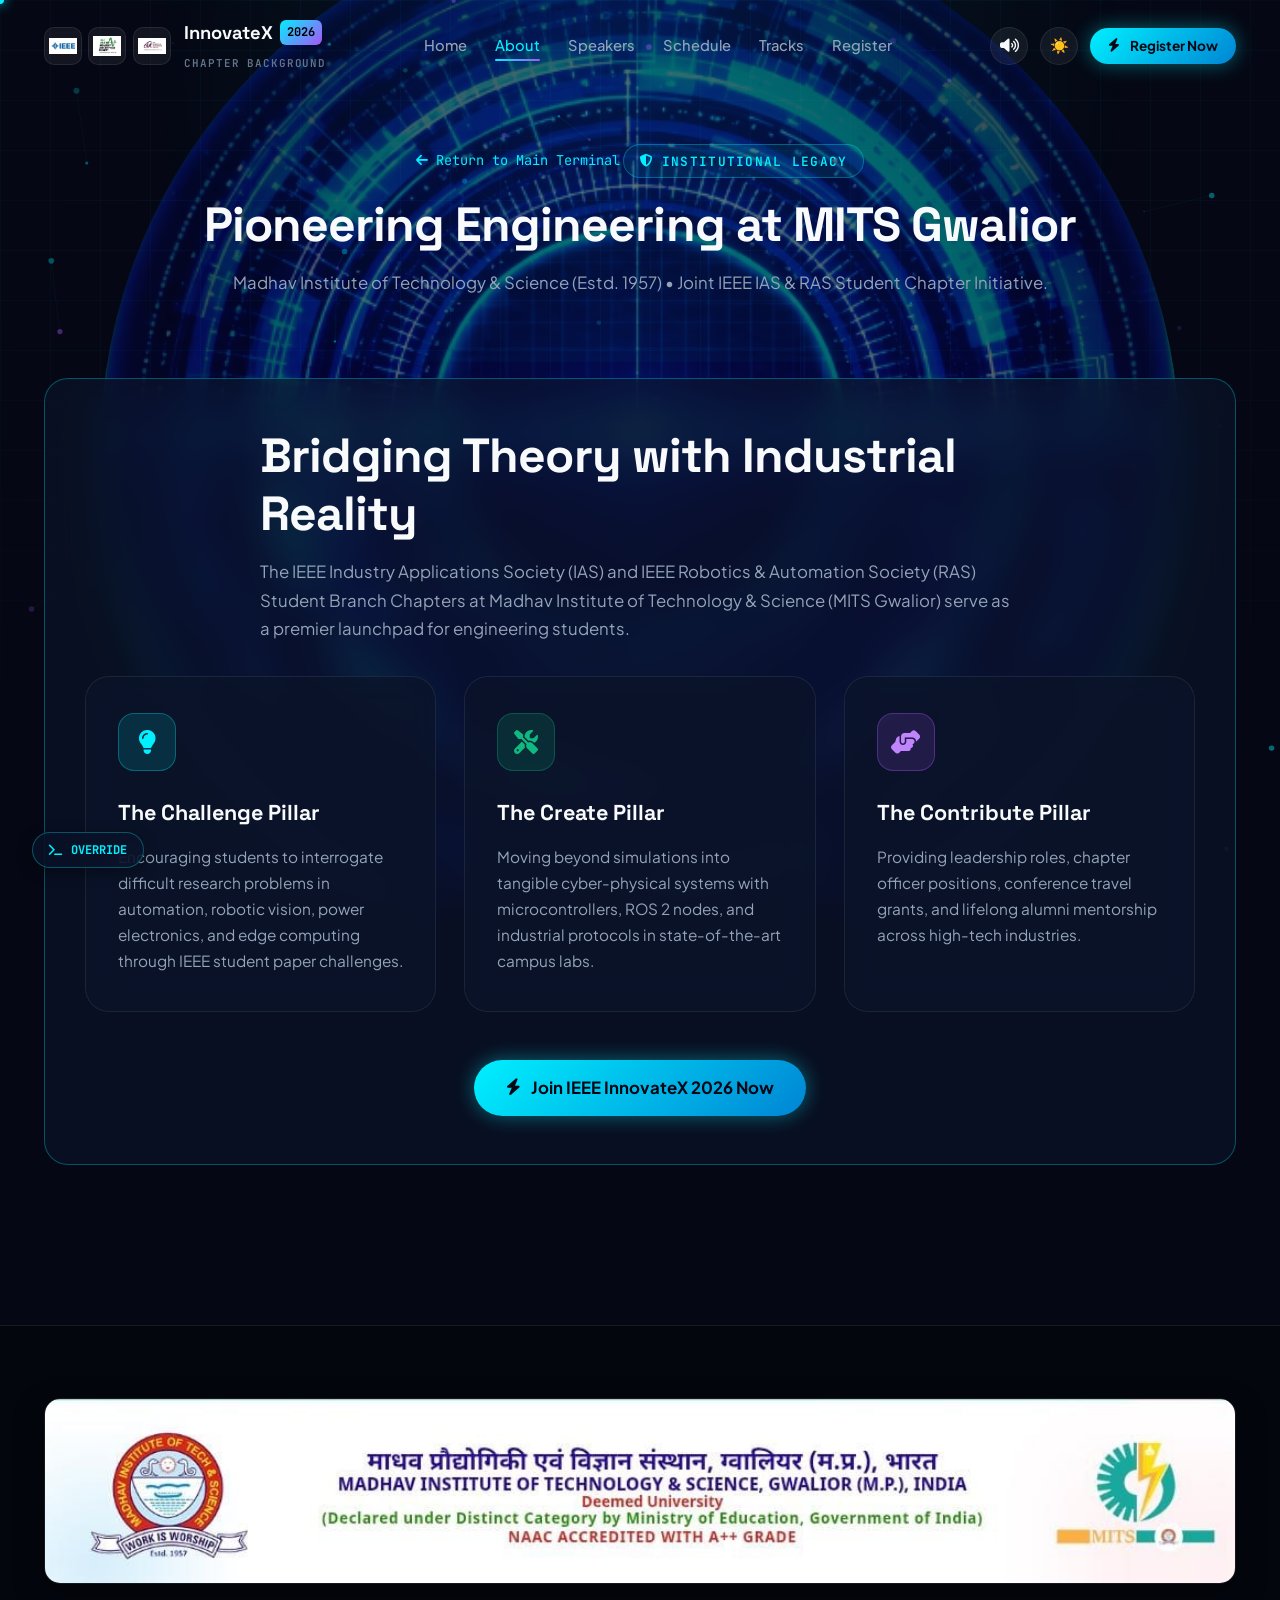
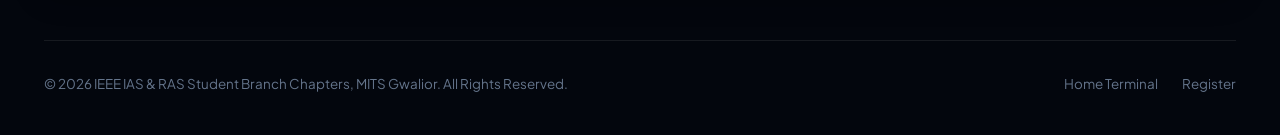
<file: about.html>
<!DOCTYPE html>
<html lang="en">
<head>
  <meta charset="UTF-8">
  <meta name="viewport" content="width=device-width, initial-scale=1.0">
  <title>About Summit & Society Chapters | IEEE InnovateX 2026</title>
  <meta name="description" content="About IEEE InnovateX 2026, IEEE IAS & RAS Student Branch Chapters at MITS Gwalior.">
  <link rel="icon" type="image/png" href="ieee-logo.png">
  <link rel="preconnect" href="https://fonts.googleapis.com">
  <link rel="preconnect" href="https://fonts.gstatic.com" crossorigin>
  <link href="https://fonts.googleapis.com/css2?family=JetBrains+Mono:wght@400;500;600;700&family=Plus+Jakarta+Sans:wght@300;400;500;600;700;800&family=Space+Grotesk:wght@500;600;700&display=swap" rel="stylesheet">
  <link rel="stylesheet" href="https://cdnjs.cloudflare.com/ajax/libs/font-awesome/6.5.1/css/all.min.css">
  <link rel="stylesheet" href="styles.css">
</head>
<body class="subpage-view">

  <!-- Cyber Portal Animated HUD Background -->
  <div class="cyber-portal-backdrop" aria-hidden="true">
    <div class="portal-reactor-core">
      <img src="cyber-portal-bg.jpg" alt="" class="portal-hud-img" id="portal-hud-bg">
    </div>
  </div>
  <div class="portal-transition-overlay" id="portal-transition-overlay"></div>

  <canvas id="hero-particle-canvas"></canvas>
  <canvas id="matrix-canvas"></canvas>
  <div class="cyber-grid-overlay" aria-hidden="true"></div>

  <!-- Header -->
  <header class="site-header scrolled">
    <div class="container nav-container">
      <a href="index.html" class="brand-logos-group" title="IEEE InnovateX 2026">
        <div class="brand-logos-row">
          <div class="logo-badge"><img src="ieee-logo.png" alt="IEEE"></div>
          <div class="logo-badge"><img src="ias-logo.png" alt="IAS"></div>
          <div class="logo-badge"><img src="ras-logo.png" alt="RAS"></div>
        </div>
        <div class="brand-text">
          <span class="brand-title">InnovateX <span class="badge-year">2026</span></span>
          <span class="brand-subtitle">CHAPTER BACKGROUND</span>
        </div>
      </a>

      <nav aria-label="Main Navigation">
        <ul class="nav-links">
          <li><a href="index.html" class="nav-link">Home</a></li>
          <li><a href="about.html" class="nav-link active">About</a></li>
          <li><a href="speakers.html" class="nav-link">Speakers</a></li>
          <li><a href="schedule.html" class="nav-link">Schedule</a></li>
          <li><a href="tracks.html" class="nav-link">Tracks</a></li>
          <li><a href="register.html" class="nav-link">Register</a></li>
        </ul>
      </nav>

      <div class="nav-actions">
        <button id="sound-toggle-btn" class="sound-toggle-btn" title="Toggle Sound" aria-label="Toggle Sound">
          <i class="fa-solid fa-volume-high"></i>
        </button>
        <button id="theme-toggle-btn" class="theme-toggle-btn" title="Toggle Theme" aria-label="Toggle theme">
          <span id="theme-icon">☀️</span>
        </button>
        <a href="register.html" class="btn btn-primary btn-sm btn-pulse" data-cursor-text="JOIN">
          <i class="fa-solid fa-bolt"></i> Register Now
        </a>
        <button class="mobile-menu-btn" aria-label="Toggle Navigation Menu">&#9776;</button>
      </div>
    </div>
  </header>

  <!-- Subpage Hero -->
  <section class="subpage-hero">
    <div class="container">
      <a href="index.html" class="subpage-back-link"><i class="fa-solid fa-arrow-left"></i> Return to Main Terminal</a>
      <span class="section-tag"><i class="fa-solid fa-shield-halved"></i> Institutional Legacy</span>
      <h1 class="section-title">Pioneering Engineering at MITS Gwalior</h1>
      <p class="section-desc">Madhav Institute of Technology & Science (Estd. 1957) • Joint IEEE IAS & RAS Student Chapter Initiative.</p>
    </div>
  </section>

  <!-- Content Box -->
  <section class="section" style="padding-top: 1rem;">
    <div class="container">
      
      <div class="subpage-content-box">
        <div class="section-header" style="text-align: left; margin-bottom: 2rem;">
          <h2 class="section-title">Bridging Theory with Industrial Reality</h2>
          <p class="section-desc">
            The IEEE Industry Applications Society (IAS) and IEEE Robotics & Automation Society (RAS) Student Branch Chapters at Madhav Institute of Technology & Science (MITS Gwalior) serve as a premier launchpad for engineering students.
          </p>
        </div>

        <div class="features-grid">
          <div class="feature-card tilt-card" data-cursor-text="CHALLENGE">
            <div class="feature-icon-box"><i class="fa-solid fa-lightbulb"></i></div>
            <h3 class="feature-title">The Challenge Pillar</h3>
            <p class="feature-text">
              Encouraging students to interrogate difficult research problems in automation, robotic vision, power electronics, and edge computing through IEEE student paper challenges.
            </p>
          </div>

          <div class="feature-card tilt-card" data-cursor-text="CREATE">
            <div class="feature-icon-box" style="background: rgba(16, 185, 129, 0.15); color: var(--green-ias); border-color: rgba(16, 185, 129, 0.3);"><i class="fa-solid fa-screwdriver-wrench"></i></div>
            <h3 class="feature-title">The Create Pillar</h3>
            <p class="feature-text">
              Moving beyond simulations into tangible cyber-physical systems with microcontrollers, ROS 2 nodes, and industrial protocols in state-of-the-art campus labs.
            </p>
          </div>

          <div class="feature-card tilt-card" data-cursor-text="CONTRIBUTE">
            <div class="feature-icon-box" style="background: rgba(168, 85, 247, 0.15); color: var(--purple-vibrant); border-color: var(--border-purple);"><i class="fa-solid fa-handshake-angle"></i></div>
            <h3 class="feature-title">The Contribute Pillar</h3>
            <p class="feature-text">
              Providing leadership roles, chapter officer positions, conference travel grants, and lifelong alumni mentorship across high-tech industries.
            </p>
          </div>
        </div>

        <div style="margin-top: 3rem; text-align: center;">
          <a href="register.html" class="btn btn-primary btn-lg btn-pulse" data-cursor-text="REGISTER">
            <i class="fa-solid fa-bolt"></i> Join IEEE InnovateX 2026 Now
          </a>
        </div>
      </div>

    </div>
  </section>

  <!-- Cyber Easter Egg Button -->
  <button id="matrix-toggle" class="cyber-easter-egg-btn" title="Toggle Matrix Terminal Mode" data-cursor-text="OVERRIDE">
    <i class="fa-solid fa-terminal"></i> <span>OVERRIDE</span>
  </button>
  <button id="back-to-top" class="back-to-top-btn" aria-label="Back to top" title="Back to top"><i class="fa-solid fa-arrow-up"></i></button>

  <!-- Footer -->
  <footer class="site-footer">
    <div class="container">
      <div class="footer-banner-wrapper">
        <div class="footer-banner-card">
          <img src="footer-image.jpg" alt="MITS Gwalior Official Institutional Footer Banner" class="footer-banner-img">
        </div>
      </div>
      <div class="footer-bottom-bar">
        <div>&copy; 2026 IEEE IAS & RAS Student Branch Chapters, MITS Gwalior. All Rights Reserved.</div>
        <div class="footer-bottom-links">
          <a href="index.html">Home Terminal</a>
          <a href="register.html">Register</a>
        </div>
      </div>
    </div>
  </footer>

  <script src="main.js"></script>
</body>
</html>
</file>
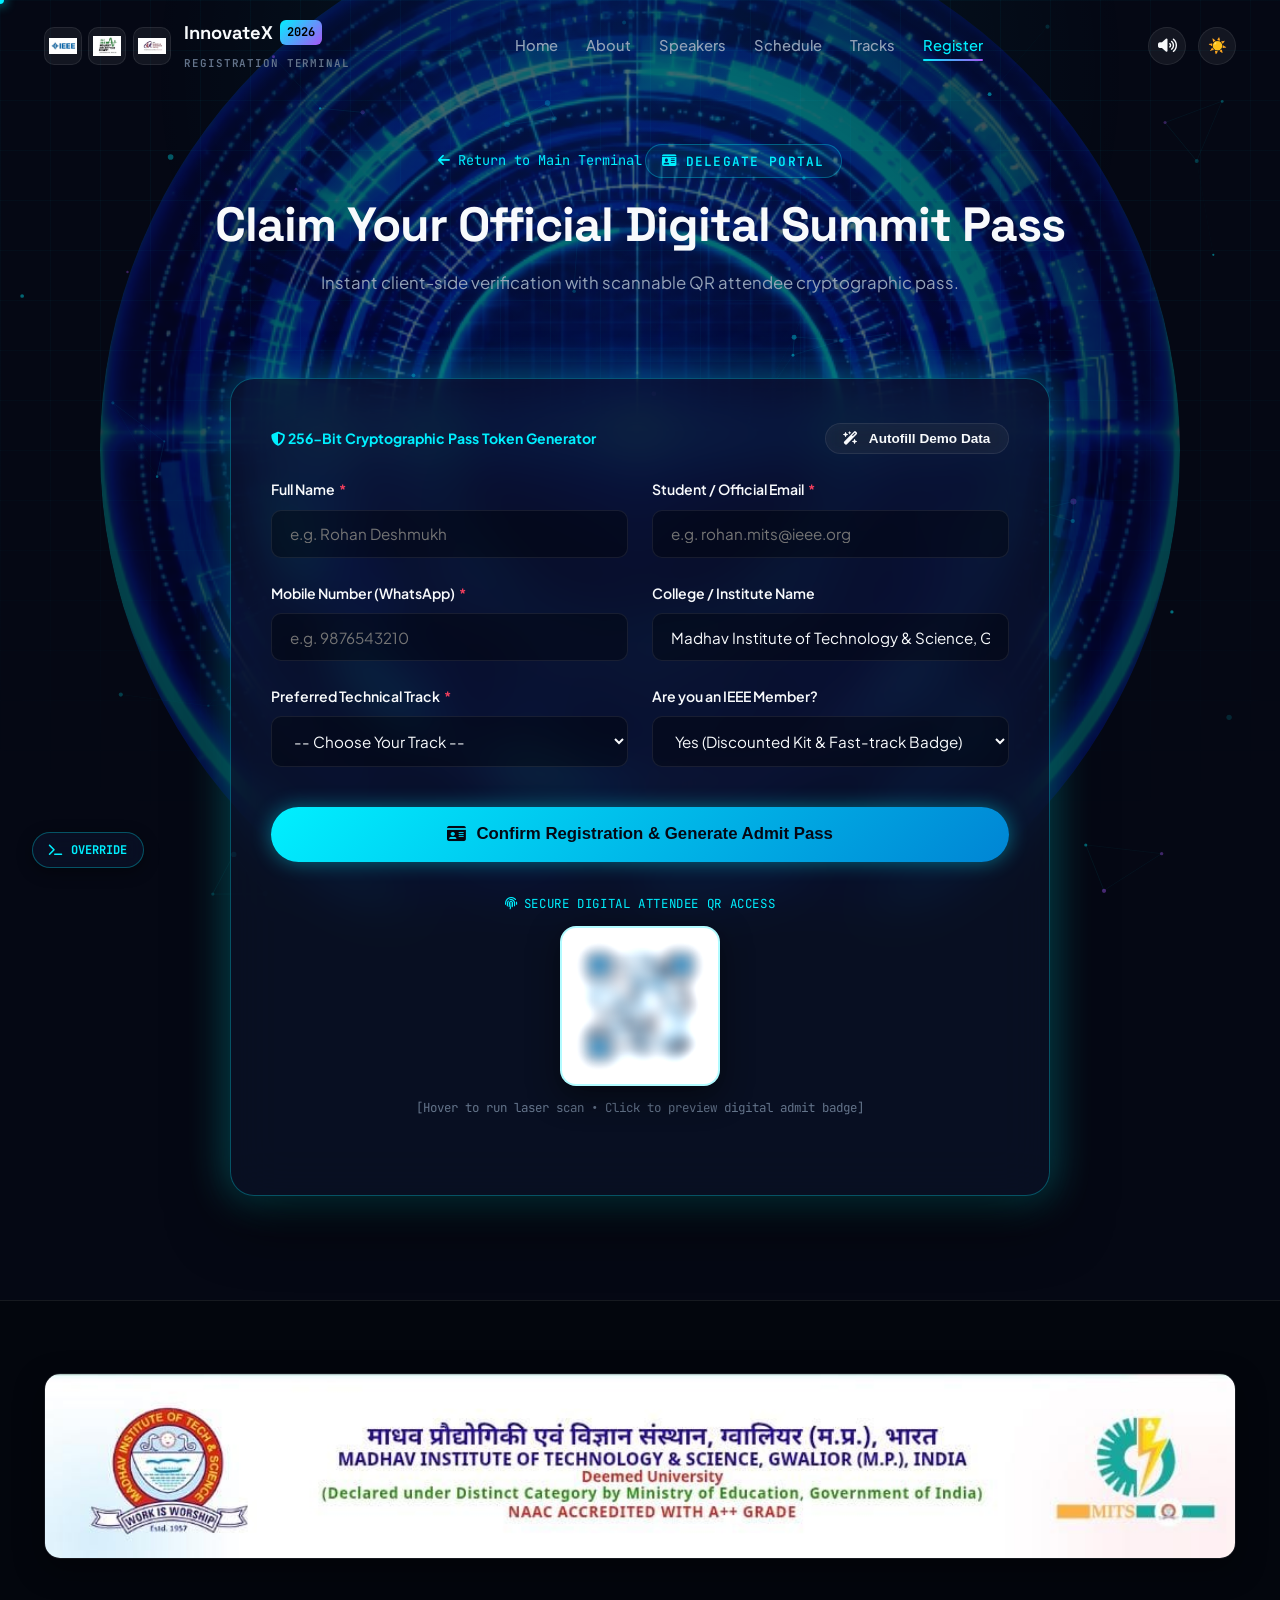
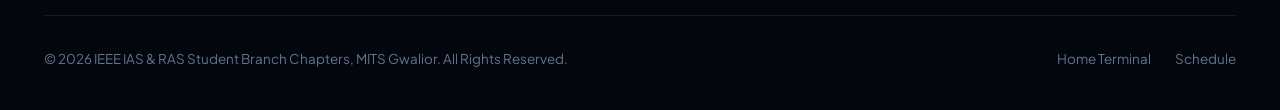
<file: register.html>
<!DOCTYPE html>
<html lang="en">
<head>
  <meta charset="UTF-8">
  <meta name="viewport" content="width=device-width, initial-scale=1.0">
  <title>Delegate Registration Terminal | IEEE InnovateX 2026</title>
  <meta name="description" content="Official registration terminal and digital pass generator for IEEE InnovateX 2026, MITS Gwalior.">
  <link rel="icon" type="image/png" href="ieee-logo.png">
  <link rel="preconnect" href="https://fonts.googleapis.com">
  <link rel="preconnect" href="https://fonts.gstatic.com" crossorigin>
  <link href="https://fonts.googleapis.com/css2?family=JetBrains+Mono:wght@400;500;600;700&family=Plus+Jakarta+Sans:wght@300;400;500;600;700;800&family=Space+Grotesk:wght@500;600;700&display=swap" rel="stylesheet">
  <link rel="stylesheet" href="https://cdnjs.cloudflare.com/ajax/libs/font-awesome/6.5.1/css/all.min.css">
  <link rel="stylesheet" href="styles.css">
</head>
<body class="subpage-view">

  <!-- Cyber Portal Animated HUD Background -->
  <div class="cyber-portal-backdrop" aria-hidden="true">
    <div class="portal-reactor-core">
      <img src="cyber-portal-bg.jpg" alt="" class="portal-hud-img" id="portal-hud-bg">
    </div>
  </div>
  <div class="portal-transition-overlay" id="portal-transition-overlay"></div>

  <canvas id="hero-particle-canvas"></canvas>
  <canvas id="matrix-canvas"></canvas>
  <div class="cyber-grid-overlay" aria-hidden="true"></div>

  <!-- Header -->
  <header class="site-header scrolled">
    <div class="container nav-container">
      <a href="index.html" class="brand-logos-group" title="IEEE InnovateX 2026">
        <div class="brand-logos-row">
          <div class="logo-badge"><img src="ieee-logo.png" alt="IEEE"></div>
          <div class="logo-badge"><img src="ias-logo.png" alt="IAS"></div>
          <div class="logo-badge"><img src="ras-logo.png" alt="RAS"></div>
        </div>
        <div class="brand-text">
          <span class="brand-title">InnovateX <span class="badge-year">2026</span></span>
          <span class="brand-subtitle">REGISTRATION TERMINAL</span>
        </div>
      </a>

      <nav aria-label="Main Navigation">
        <ul class="nav-links">
          <li><a href="index.html" class="nav-link">Home</a></li>
          <li><a href="about.html" class="nav-link">About</a></li>
          <li><a href="speakers.html" class="nav-link">Speakers</a></li>
          <li><a href="schedule.html" class="nav-link">Schedule</a></li>
          <li><a href="tracks.html" class="nav-link">Tracks</a></li>
          <li><a href="register.html" class="nav-link active">Register</a></li>
        </ul>
      </nav>

      <div class="nav-actions">
        <button id="sound-toggle-btn" class="sound-toggle-btn" title="Toggle Sound" aria-label="Toggle Sound">
          <i class="fa-solid fa-volume-high"></i>
        </button>
        <button id="theme-toggle-btn" class="theme-toggle-btn" title="Toggle Theme" aria-label="Toggle theme">
          <span id="theme-icon">☀️</span>
        </button>
        <button class="mobile-menu-btn" aria-label="Toggle Navigation Menu">&#9776;</button>
      </div>
    </div>
  </header>

  <!-- Subpage Hero -->
  <section class="subpage-hero">
    <div class="container">
      <a href="index.html" class="subpage-back-link"><i class="fa-solid fa-arrow-left"></i> Return to Main Terminal</a>
      <span class="section-tag"><i class="fa-solid fa-id-card"></i> Delegate Portal</span>
      <h1 class="section-title">Claim Your Official Digital Summit Pass</h1>
      <p class="section-desc">Instant client-side verification with scannable QR attendee cryptographic pass.</p>
    </div>
  </section>

  <!-- Registration Interactive Terminal Form -->
  <section class="section" style="padding-top: 1rem;">
    <div class="container">
      
      <div class="reg-card-wrapper">
        <div style="display: flex; justify-content: space-between; align-items: center; margin-bottom: 1.5rem; flex-wrap: wrap; gap: 0.5rem;">
          <span style="font-size: 0.88rem; font-weight: 700; color: var(--cyan-electric);">
            <i class="fa-solid fa-shield-halved"></i> 256-Bit Cryptographic Pass Token Generator
          </span>
          <button type="button" id="btn-autofill-demo" class="btn btn-secondary btn-sm" data-cursor-text="AUTOFILL">
            <i class="fa-solid fa-wand-magic-sparkles"></i> Autofill Demo Data
          </button>
        </div>

        <form id="innovatex-reg-form" novalidate>
          <div class="reg-form-grid">
            
            <div class="form-group">
              <label for="reg-name" class="form-label">Full Name <span class="req">*</span></label>
              <input type="text" id="reg-name" class="form-input" placeholder="e.g. Rohan Deshmukh" required>
              <span class="form-error-msg">Please enter your full name (minimum 3 letters).</span>
            </div>

            <div class="form-group">
              <label for="reg-email" class="form-label">Student / Official Email <span class="req">*</span></label>
              <input type="email" id="reg-email" class="form-input" placeholder="e.g. rohan.mits@ieee.org" required>
              <span class="form-error-msg">Please enter a valid email address.</span>
            </div>

            <div class="form-group">
              <label for="reg-phone" class="form-label">Mobile Number (WhatsApp) <span class="req">*</span></label>
              <input type="tel" id="reg-phone" class="form-input" placeholder="e.g. 9876543210" maxlength="10" required>
              <span class="form-error-msg">Enter a valid 10-digit Indian mobile number.</span>
            </div>

            <div class="form-group">
              <label for="reg-college" class="form-label">College / Institute Name</label>
              <input type="text" id="reg-college" class="form-input" value="Madhav Institute of Technology & Science, Gwalior">
            </div>

            <div class="form-group">
              <label for="reg-track" class="form-label">Preferred Technical Track <span class="req">*</span></label>
              <select id="reg-track" class="form-select" required>
                <option value="">-- Choose Your Track --</option>
                <option value="ras">IEEE RAS Track: Robotics & Autonomous Systems</option>
                <option value="ias">IEEE IAS Track: Industrial IoT & Smart Automation</option>
                <option value="hack">Joint Track: Hack-a-Bot Hardware Challenge</option>
                <option value="all">Full Summit All-Access Delegate Pass</option>
              </select>
              <span class="form-error-msg">Please select your preferred track.</span>
            </div>

            <div class="form-group">
              <label for="reg-ieee-member" class="form-label">Are you an IEEE Member?</label>
              <select id="reg-ieee-member" class="form-select">
                <option value="yes">Yes (Discounted Kit & Fast-track Badge)</option>
                <option value="no">No (Standard Participant)</option>
              </select>
            </div>

            <!-- Submit Button with Pulsing Glow -->
            <div class="form-group full-width">
              <button type="submit" class="btn btn-primary btn-submit-reg btn-pulse" data-cursor-text="CONFIRM">
                <i class="fa-solid fa-id-card"></i> Confirm Registration & Generate Admit Pass
              </button>
            </div>

          </div>
        </form>

        <!-- Scrollytelling Interactive QR Code Box -->
        <div class="interactive-qr-container">
          <p class="qr-scan-hint"><i class="fa-solid fa-fingerprint"></i> SECURE DIGITAL ATTENDEE QR ACCESS</p>
          <div class="qr-scanner-box encrypted" title="Hover or click to scan and decrypt QR code" data-cursor-text="SCAN">
            <div class="laser-beam"></div>
            <img src="qr-code.png" alt="Attendee Verification QR Code">
          </div>
          <span style="font-size: 0.78rem; color: var(--text-muted); font-family: var(--font-mono);">
            [Hover to run laser scan • Click to preview digital admit badge]
          </span>
        </div>

      </div>

    </div>
  </section>

  <!-- Digital Pass Modal -->
  <div id="ticket-modal" class="modal-overlay" role="dialog" aria-modal="true" aria-labelledby="modal-ticket-title">
    <div class="modal-box">
      <button id="close-ticket-modal" class="modal-close-btn" aria-label="Close Admit Pass Modal">&times;</button>
      
      <div style="text-align: center; margin-bottom: 1.25rem;">
        <div style="width: 52px; height: 52px; border-radius: 50%; background: rgba(16, 185, 129, 0.2); color: var(--green-ias); display: inline-flex; align-items: center; justify-content: center; font-size: 1.6rem; margin-bottom: 0.5rem; border: 1px solid rgba(16, 185, 129, 0.35);">
          <i class="fa-solid fa-circle-check"></i>
        </div>
        <h3 id="modal-ticket-title" style="font-family: var(--font-display); font-size: 1.5rem; font-weight: 700;">Registration Confirmed!</h3>
        <p style="font-size: 0.88rem; color: var(--text-secondary);">Here is your official digital summit admit pass for IEEE InnovateX 2026.</p>
      </div>

      <div class="ticket-badge-card">
        <div class="ticket-header">
          <span class="ticket-brand">IEEE InnovateX 2026</span>
          <span class="ticket-id" id="pass-id">IX26-894215</span>
        </div>
        <div class="ticket-body">
          <div class="ticket-details">
            <h4 id="pass-name">Candidate Name</h4>
            <p id="pass-email">email@example.com</p>
            <p><strong style="color: #fff;">Track:</strong> <span id="pass-track">Robotics & Autonomous Systems</span></p>
            <p><strong style="color: #fff;">Institute:</strong> <span id="pass-college">MITS Gwalior</span></p>
            <p style="font-size: 0.78rem; color: var(--cyan-electric); margin-top: 0.4rem;">Venue: Colloquium Hall, MITS Gwalior</p>
          </div>
          <div class="ticket-qr" title="Verification QR Code">
            <img src="qr-code.png" alt="Attendee Verification QR Code">
          </div>
        </div>
      </div>

      <div style="margin-top: 1.5rem; display: flex; gap: 0.75rem;">
        <button id="download-ticket-btn" class="btn btn-primary" style="flex: 1; padding: 0.85rem;" data-cursor-text="PRINT">
          <i class="fa-solid fa-print"></i> Print / Save Pass
        </button>
      </div>
    </div>
  </div>

  <!-- Cyber Easter Egg Button -->
  <button id="matrix-toggle" class="cyber-easter-egg-btn" title="Toggle Matrix Terminal Mode" data-cursor-text="OVERRIDE">
    <i class="fa-solid fa-terminal"></i> <span>OVERRIDE</span>
  </button>
  <button id="back-to-top" class="back-to-top-btn" aria-label="Back to top" title="Back to top"><i class="fa-solid fa-arrow-up"></i></button>

  <!-- Footer -->
  <footer class="site-footer">
    <div class="container">
      <div class="footer-banner-wrapper">
        <div class="footer-banner-card">
          <img src="footer-image.jpg" alt="MITS Gwalior Official Institutional Footer Banner" class="footer-banner-img">
        </div>
      </div>
      <div class="footer-bottom-bar">
        <div>&copy; 2026 IEEE IAS & RAS Student Branch Chapters, MITS Gwalior. All Rights Reserved.</div>
        <div class="footer-bottom-links">
          <a href="index.html">Home Terminal</a>
          <a href="schedule.html">Schedule</a>
        </div>
      </div>
    </div>
  </footer>

  <script src="main.js"></script>
</body>
</html>
</file>
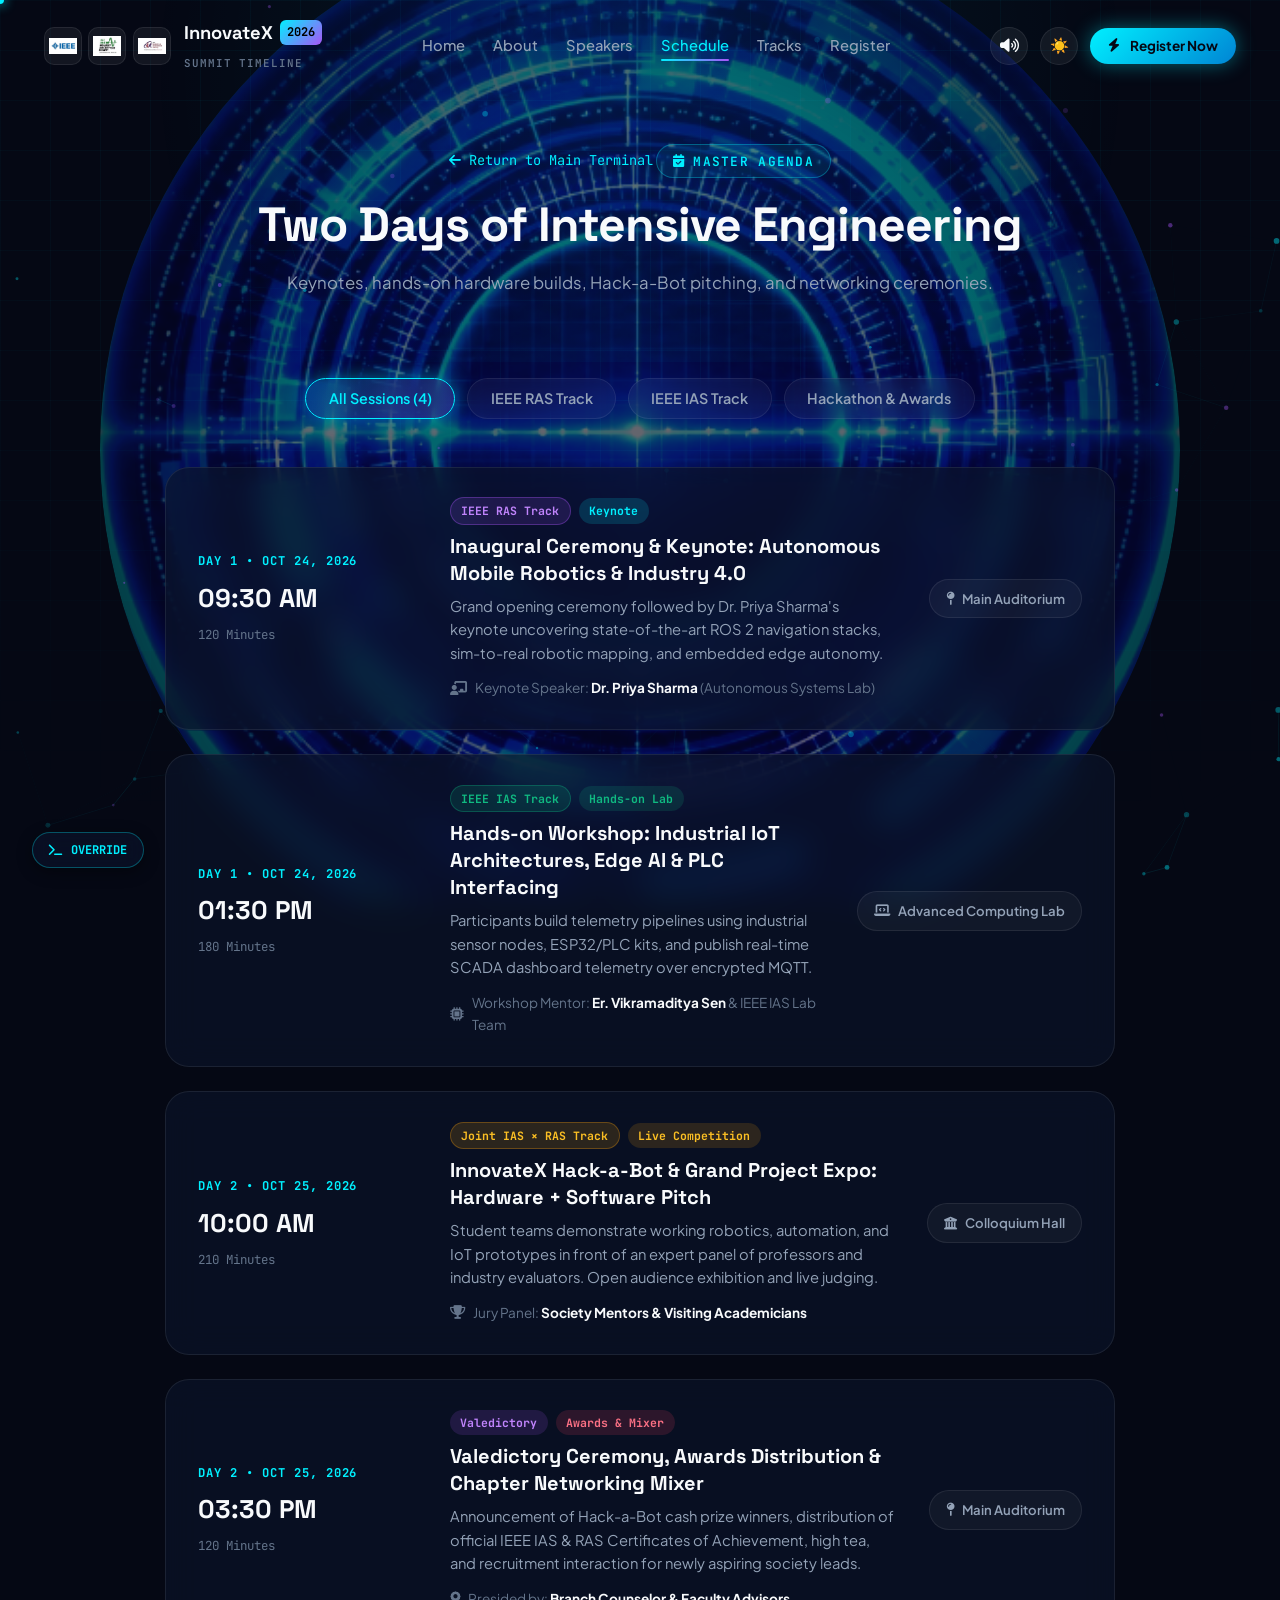
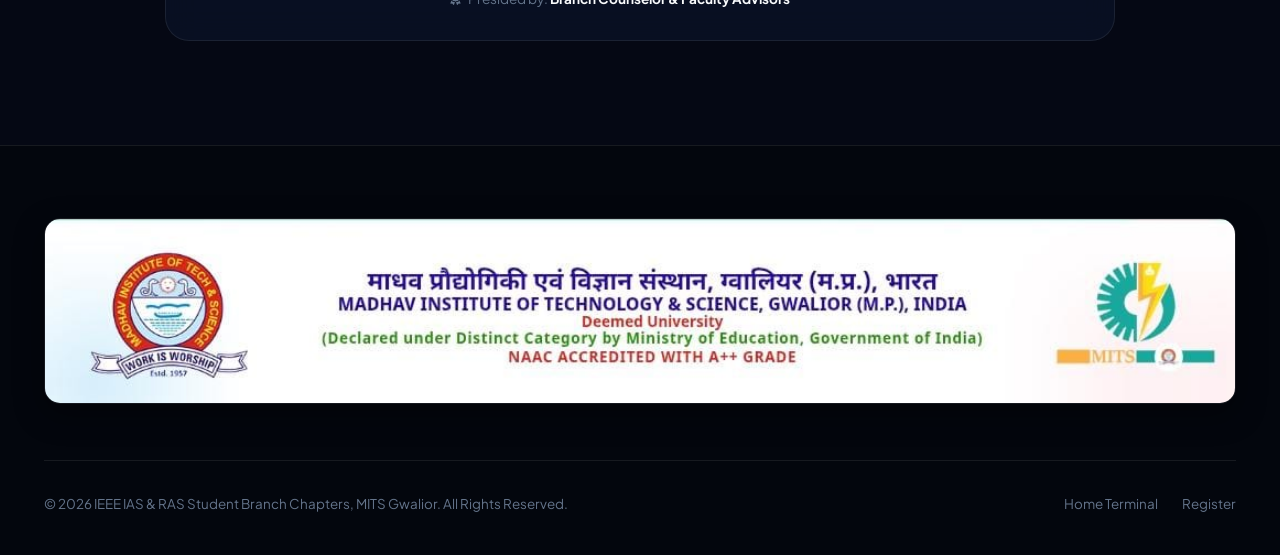
<file: schedule.html>
<!DOCTYPE html>
<html lang="en">
<head>
  <meta charset="UTF-8">
  <meta name="viewport" content="width=device-width, initial-scale=1.0">
  <title>Timeline & Schedule | IEEE InnovateX 2026</title>
  <meta name="description" content="Official schedule and agenda of IEEE InnovateX 2026 at MITS Gwalior.">
  <link rel="icon" type="image/png" href="ieee-logo.png">
  <link rel="preconnect" href="https://fonts.googleapis.com">
  <link rel="preconnect" href="https://fonts.gstatic.com" crossorigin>
  <link href="https://fonts.googleapis.com/css2?family=JetBrains+Mono:wght@400;500;600;700&family=Plus+Jakarta+Sans:wght@300;400;500;600;700;800&family=Space+Grotesk:wght@500;600;700&display=swap" rel="stylesheet">
  <link rel="stylesheet" href="https://cdnjs.cloudflare.com/ajax/libs/font-awesome/6.5.1/css/all.min.css">
  <link rel="stylesheet" href="styles.css">
</head>
<body class="subpage-view">

  <!-- Cyber Portal Animated HUD Background -->
  <div class="cyber-portal-backdrop" aria-hidden="true">
    <div class="portal-reactor-core">
      <img src="cyber-portal-bg.jpg" alt="" class="portal-hud-img" id="portal-hud-bg">
    </div>
  </div>
  <div class="portal-transition-overlay" id="portal-transition-overlay"></div>

  <canvas id="hero-particle-canvas"></canvas>
  <canvas id="matrix-canvas"></canvas>
  <div class="cyber-grid-overlay" aria-hidden="true"></div>

  <!-- Header -->
  <header class="site-header scrolled">
    <div class="container nav-container">
      <a href="index.html" class="brand-logos-group" title="IEEE InnovateX 2026">
        <div class="brand-logos-row">
          <div class="logo-badge"><img src="ieee-logo.png" alt="IEEE"></div>
          <div class="logo-badge"><img src="ias-logo.png" alt="IAS"></div>
          <div class="logo-badge"><img src="ras-logo.png" alt="RAS"></div>
        </div>
        <div class="brand-text">
          <span class="brand-title">InnovateX <span class="badge-year">2026</span></span>
          <span class="brand-subtitle">SUMMIT TIMELINE</span>
        </div>
      </a>

      <nav aria-label="Main Navigation">
        <ul class="nav-links">
          <li><a href="index.html" class="nav-link">Home</a></li>
          <li><a href="about.html" class="nav-link">About</a></li>
          <li><a href="speakers.html" class="nav-link">Speakers</a></li>
          <li><a href="schedule.html" class="nav-link active">Schedule</a></li>
          <li><a href="tracks.html" class="nav-link">Tracks</a></li>
          <li><a href="register.html" class="nav-link">Register</a></li>
        </ul>
      </nav>

      <div class="nav-actions">
        <button id="sound-toggle-btn" class="sound-toggle-btn" title="Toggle Sound" aria-label="Toggle Sound">
          <i class="fa-solid fa-volume-high"></i>
        </button>
        <button id="theme-toggle-btn" class="theme-toggle-btn" title="Toggle Theme" aria-label="Toggle theme">
          <span id="theme-icon">☀️</span>
        </button>
        <a href="register.html" class="btn btn-primary btn-sm btn-pulse" data-cursor-text="JOIN">
          <i class="fa-solid fa-bolt"></i> Register Now
        </a>
        <button class="mobile-menu-btn" aria-label="Toggle Navigation Menu">&#9776;</button>
      </div>
    </div>
  </header>

  <!-- Subpage Hero -->
  <section class="subpage-hero">
    <div class="container">
      <a href="index.html" class="subpage-back-link"><i class="fa-solid fa-arrow-left"></i> Return to Main Terminal</a>
      <span class="section-tag"><i class="fa-solid fa-calendar-check"></i> Master Agenda</span>
      <h1 class="section-title">Two Days of Intensive Engineering</h1>
      <p class="section-desc">Keynotes, hands-on hardware builds, Hack-a-Bot pitching, and networking ceremonies.</p>
    </div>
  </section>

  <!-- Schedule Filter Tabs & Detailed Timeline -->
  <section class="section" style="padding-top: 1rem;">
    <div class="container">
      
      <!-- Filter Tabs -->
      <div class="schedule-filter-tabs">
        <button class="filter-tab active" data-filter="all" data-cursor-text="FILTER">All Sessions (4)</button>
        <button class="filter-tab" data-filter="ras" data-cursor-text="FILTER">IEEE RAS Track</button>
        <button class="filter-tab" data-filter="ias" data-cursor-text="FILTER">IEEE IAS Track</button>
        <button class="filter-tab" data-filter="hack" data-cursor-text="FILTER">Hackathon & Awards</button>
      </div>

      <div class="schedule-timeline">
        
        <!-- Day 1 Morning -->
        <article class="schedule-card tilt-card" data-track="ras" data-cursor-text="SESSION">
          <div class="schedule-time-col">
            <span class="schedule-day-badge">Day 1 • Oct 24, 2026</span>
            <span class="schedule-time">09:30 AM</span>
            <span class="schedule-duration">120 Minutes</span>
          </div>
          <div class="schedule-info-col">
            <div class="schedule-track-tags">
              <span class="track-tag ras">IEEE RAS Track</span>
              <span class="track-tag" style="background: rgba(0, 240, 255, 0.15); color: var(--cyan-electric);">Keynote</span>
            </div>
            <h3 class="schedule-item-title">Inaugural Ceremony & Keynote: Autonomous Mobile Robotics & Industry 4.0</h3>
            <p class="schedule-desc">
              Grand opening ceremony followed by Dr. Priya Sharma's keynote uncovering state-of-the-art ROS 2 navigation stacks, sim-to-real robotic mapping, and embedded edge autonomy.
            </p>
            <div class="schedule-speaker-row">
              <i class="fa-solid fa-chalkboard-user"></i>
              <span>Keynote Speaker: <strong>Dr. Priya Sharma</strong> (Autonomous Systems Lab)</span>
            </div>
          </div>
          <div class="schedule-venue-col">
            <div class="venue-tag"><i class="fa-solid fa-map-pin"></i> Main Auditorium</div>
          </div>
        </article>

        <!-- Day 1 Afternoon -->
        <article class="schedule-card tilt-card" data-track="ias" data-cursor-text="SESSION">
          <div class="schedule-time-col">
            <span class="schedule-day-badge">Day 1 • Oct 24, 2026</span>
            <span class="schedule-time">01:30 PM</span>
            <span class="schedule-duration">180 Minutes</span>
          </div>
          <div class="schedule-info-col">
            <div class="schedule-track-tags">
              <span class="track-tag ias">IEEE IAS Track</span>
              <span class="track-tag" style="background: rgba(16, 185, 129, 0.15); color: var(--green-ias);">Hands-on Lab</span>
            </div>
            <h3 class="schedule-item-title">Hands-on Workshop: Industrial IoT Architectures, Edge AI & PLC Interfacing</h3>
            <p class="schedule-desc">
              Participants build telemetry pipelines using industrial sensor nodes, ESP32/PLC kits, and publish real-time SCADA dashboard telemetry over encrypted MQTT.
            </p>
            <div class="schedule-speaker-row">
              <i class="fa-solid fa-microchip"></i>
              <span>Workshop Mentor: <strong>Er. Vikramaditya Sen</strong> & IEEE IAS Lab Team</span>
            </div>
          </div>
          <div class="schedule-venue-col">
            <div class="venue-tag"><i class="fa-solid fa-laptop-code"></i> Advanced Computing Lab</div>
          </div>
        </article>

        <!-- Day 2 Morning -->
        <article class="schedule-card tilt-card" data-track="hack" data-cursor-text="SESSION">
          <div class="schedule-time-col">
            <span class="schedule-day-badge">Day 2 • Oct 25, 2026</span>
            <span class="schedule-time">10:00 AM</span>
            <span class="schedule-duration">210 Minutes</span>
          </div>
          <div class="schedule-info-col">
            <div class="schedule-track-tags">
              <span class="track-tag joint">Joint IAS × RAS Track</span>
              <span class="track-tag" style="background: rgba(245, 158, 11, 0.15); color: #fbbf24;">Live Competition</span>
            </div>
            <h3 class="schedule-item-title">InnovateX Hack-a-Bot & Grand Project Expo: Hardware + Software Pitch</h3>
            <p class="schedule-desc">
              Student teams demonstrate working robotics, automation, and IoT prototypes in front of an expert panel of professors and industry evaluators. Open audience exhibition and live judging.
            </p>
            <div class="schedule-speaker-row">
              <i class="fa-solid fa-trophy"></i>
              <span>Jury Panel: <strong>Society Mentors & Visiting Academicians</strong></span>
            </div>
          </div>
          <div class="schedule-venue-col">
            <div class="venue-tag"><i class="fa-solid fa-building-columns"></i> Colloquium Hall</div>
          </div>
        </article>

        <!-- Day 2 Afternoon -->
        <article class="schedule-card tilt-card" data-track="hack" data-cursor-text="SESSION">
          <div class="schedule-time-col">
            <span class="schedule-day-badge">Day 2 • Oct 25, 2026</span>
            <span class="schedule-time">03:30 PM</span>
            <span class="schedule-duration">120 Minutes</span>
          </div>
          <div class="schedule-info-col">
            <div class="schedule-track-tags">
              <span class="track-tag" style="background: rgba(168, 85, 247, 0.15); color: var(--purple-vibrant);">Valedictory</span>
              <span class="track-tag" style="background: rgba(244, 63, 94, 0.15); color: #fb7185;">Awards & Mixer</span>
            </div>
            <h3 class="schedule-item-title">Valedictory Ceremony, Awards Distribution & Chapter Networking Mixer</h3>
            <p class="schedule-desc">
              Announcement of Hack-a-Bot cash prize winners, distribution of official IEEE IAS & RAS Certificates of Achievement, high tea, and recruitment interaction for newly aspiring society leads.
            </p>
            <div class="schedule-speaker-row">
              <i class="fa-solid fa-award"></i>
              <span>Presided by: <strong>Branch Counselor & Faculty Advisors</strong></span>
            </div>
          </div>
          <div class="schedule-venue-col">
            <div class="venue-tag"><i class="fa-solid fa-map-pin"></i> Main Auditorium</div>
          </div>
        </article>

      </div>
    </div>
  </section>

  <!-- Cyber Easter Egg Button -->
  <button id="matrix-toggle" class="cyber-easter-egg-btn" title="Toggle Matrix Terminal Mode" data-cursor-text="OVERRIDE">
    <i class="fa-solid fa-terminal"></i> <span>OVERRIDE</span>
  </button>
  <button id="back-to-top" class="back-to-top-btn" aria-label="Back to top" title="Back to top"><i class="fa-solid fa-arrow-up"></i></button>

  <!-- Footer -->
  <footer class="site-footer">
    <div class="container">
      <div class="footer-banner-wrapper">
        <div class="footer-banner-card">
          <img src="footer-image.jpg" alt="MITS Gwalior Official Institutional Footer Banner" class="footer-banner-img">
        </div>
      </div>
      <div class="footer-bottom-bar">
        <div>&copy; 2026 IEEE IAS & RAS Student Branch Chapters, MITS Gwalior. All Rights Reserved.</div>
        <div class="footer-bottom-links">
          <a href="index.html">Home Terminal</a>
          <a href="register.html">Register</a>
        </div>
      </div>
    </div>
  </footer>

  <script src="main.js"></script>
</body>
</html>
</file>
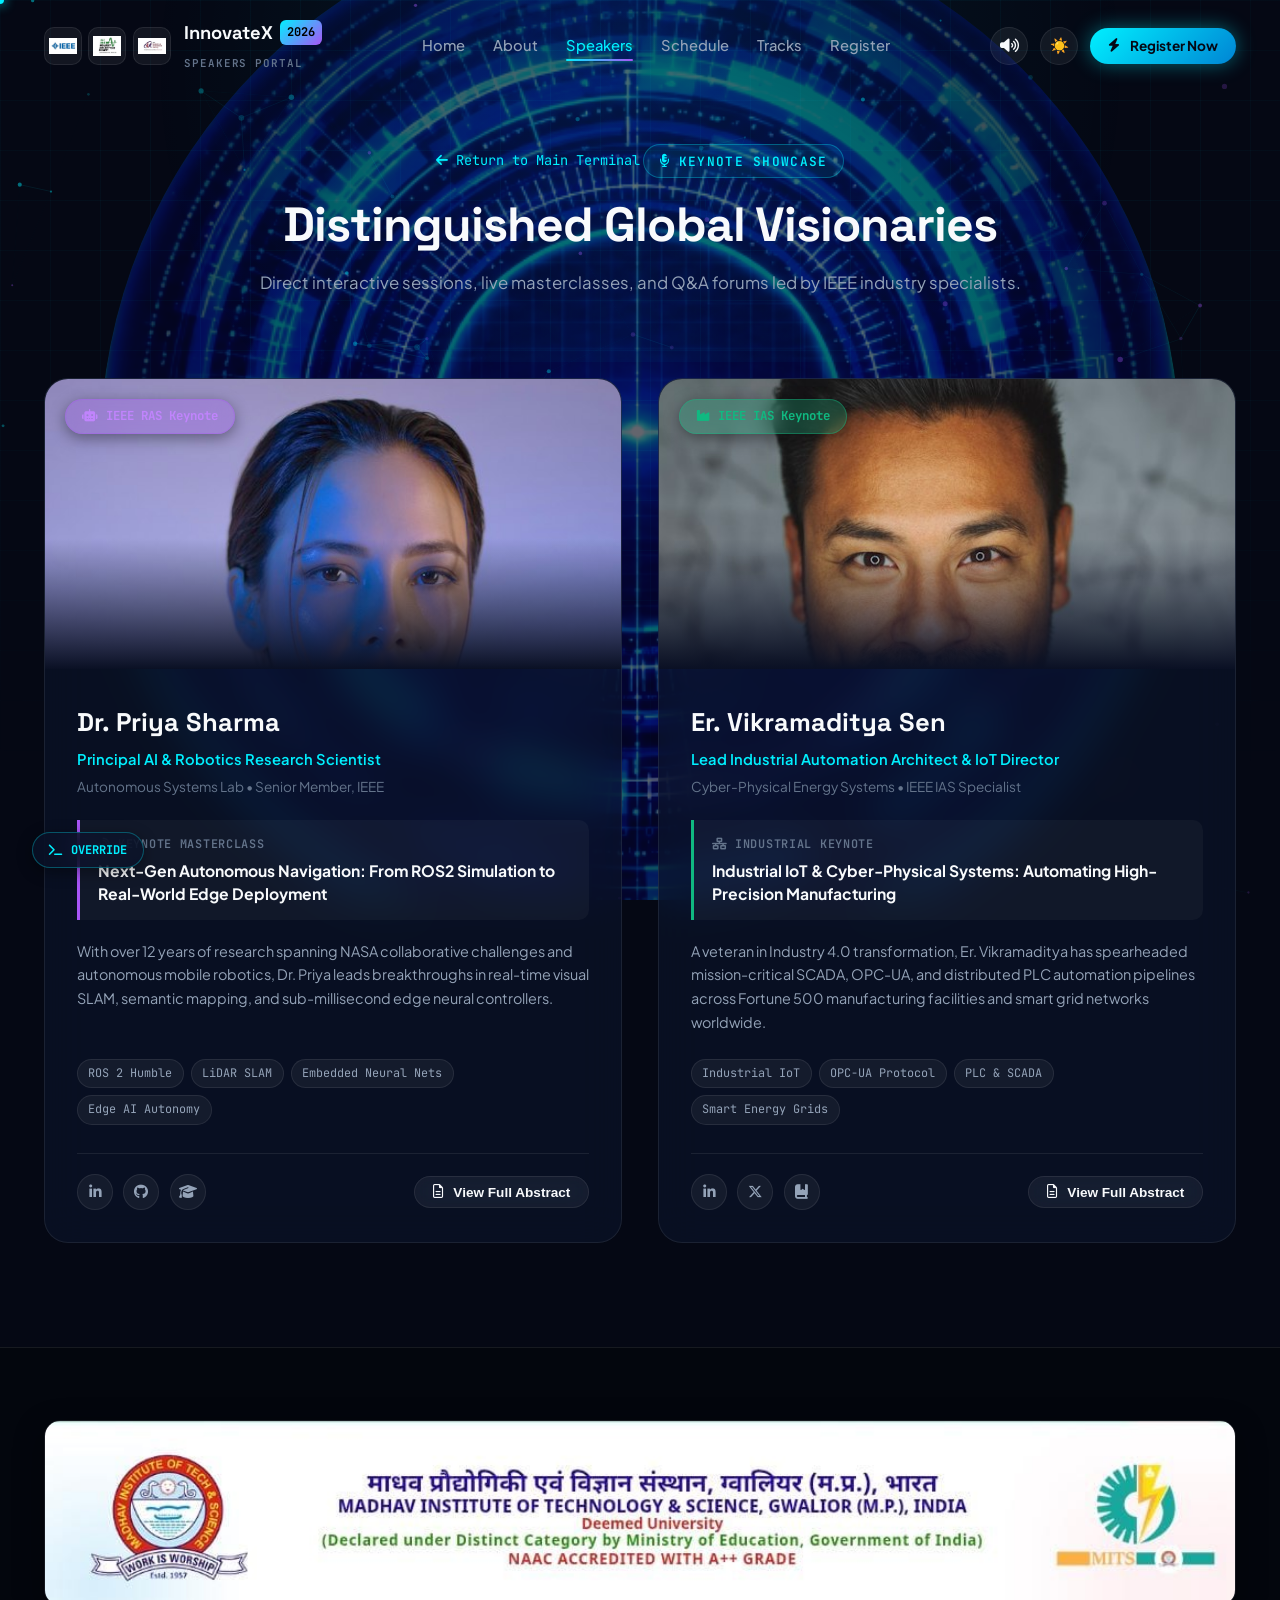
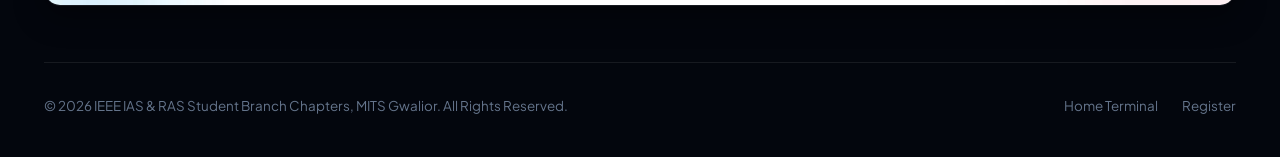
<file: speakers.html>
<!DOCTYPE html>
<html lang="en">
<head>
  <meta charset="UTF-8">
  <meta name="viewport" content="width=device-width, initial-scale=1.0">
  <title>Keynote Speakers | IEEE InnovateX 2026</title>
  <meta name="description" content="Distinguished keynote speakers at IEEE InnovateX 2026, MITS Gwalior.">
  <link rel="icon" type="image/png" href="ieee-logo.png">
  <link rel="preconnect" href="https://fonts.googleapis.com">
  <link rel="preconnect" href="https://fonts.gstatic.com" crossorigin>
  <link href="https://fonts.googleapis.com/css2?family=JetBrains+Mono:wght@400;500;600;700&family=Plus+Jakarta+Sans:wght@300;400;500;600;700;800&family=Space+Grotesk:wght@500;600;700&display=swap" rel="stylesheet">
  <link rel="stylesheet" href="https://cdnjs.cloudflare.com/ajax/libs/font-awesome/6.5.1/css/all.min.css">
  <link rel="stylesheet" href="styles.css">
</head>
<body class="subpage-view">

  <!-- Cyber Portal Animated HUD Background -->
  <div class="cyber-portal-backdrop" aria-hidden="true">
    <div class="portal-reactor-core">
      <img src="cyber-portal-bg.jpg" alt="" class="portal-hud-img" id="portal-hud-bg">
    </div>
  </div>
  <div class="portal-transition-overlay" id="portal-transition-overlay"></div>

  <canvas id="hero-particle-canvas"></canvas>
  <canvas id="matrix-canvas"></canvas>
  <div class="cyber-grid-overlay" aria-hidden="true"></div>

  <!-- Header -->
  <header class="site-header scrolled">
    <div class="container nav-container">
      <a href="index.html" class="brand-logos-group" title="IEEE InnovateX 2026">
        <div class="brand-logos-row">
          <div class="logo-badge"><img src="ieee-logo.png" alt="IEEE"></div>
          <div class="logo-badge"><img src="ias-logo.png" alt="IAS"></div>
          <div class="logo-badge"><img src="ras-logo.png" alt="RAS"></div>
        </div>
        <div class="brand-text">
          <span class="brand-title">InnovateX <span class="badge-year">2026</span></span>
          <span class="brand-subtitle">SPEAKERS PORTAL</span>
        </div>
      </a>

      <nav aria-label="Main Navigation">
        <ul class="nav-links">
          <li><a href="index.html" class="nav-link">Home</a></li>
          <li><a href="about.html" class="nav-link">About</a></li>
          <li><a href="speakers.html" class="nav-link active">Speakers</a></li>
          <li><a href="schedule.html" class="nav-link">Schedule</a></li>
          <li><a href="tracks.html" class="nav-link">Tracks</a></li>
          <li><a href="register.html" class="nav-link">Register</a></li>
        </ul>
      </nav>

      <div class="nav-actions">
        <button id="sound-toggle-btn" class="sound-toggle-btn" title="Toggle Sound" aria-label="Toggle Sound">
          <i class="fa-solid fa-volume-high"></i>
        </button>
        <button id="theme-toggle-btn" class="theme-toggle-btn" title="Toggle Theme" aria-label="Toggle theme">
          <span id="theme-icon">☀️</span>
        </button>
        <a href="register.html" class="btn btn-primary btn-sm btn-pulse" data-cursor-text="JOIN">
          <i class="fa-solid fa-bolt"></i> Register Now
        </a>
        <button class="mobile-menu-btn" aria-label="Toggle Navigation Menu">&#9776;</button>
      </div>
    </div>
  </header>

  <!-- Subpage Hero -->
  <section class="subpage-hero">
    <div class="container">
      <a href="index.html" class="subpage-back-link"><i class="fa-solid fa-arrow-left"></i> Return to Main Terminal</a>
      <span class="section-tag"><i class="fa-solid fa-microphone-lines"></i> Keynote Showcase</span>
      <h1 class="section-title">Distinguished Global Visionaries</h1>
      <p class="section-desc">Direct interactive sessions, live masterclasses, and Q&A forums led by IEEE industry specialists.</p>
    </div>
  </section>

  <!-- Speakers Grid Deep Dive -->
  <section class="section" style="padding-top: 1rem;">
    <div class="container">
      <div class="speakers-grid">
        
        <!-- Speaker 1 -->
        <article class="speaker-card ras-card tilt-card" data-cursor-text="EXPLORE">
          <div class="speaker-card-header">
            <img src="speaker-1.jpg" alt="Dr. Priya Sharma portrait" loading="lazy">
            <span class="speaker-society-badge badge-ras"><i class="fa-solid fa-robot"></i> IEEE RAS Keynote</span>
          </div>
          <div class="speaker-card-body">
            <h2 class="speaker-name">Dr. Priya Sharma</h2>
            <p class="speaker-role">Principal AI & Robotics Research Scientist</p>
            <p class="speaker-org">Autonomous Systems Lab • Senior Member, IEEE</p>

            <div class="speaker-talk-box">
              <div class="talk-label"><i class="fa-solid fa-satellite-dish"></i> Keynote Masterclass</div>
              <h3 class="talk-title">Next-Gen Autonomous Navigation: From ROS2 Simulation to Real-World Edge Deployment</h3>
            </div>

            <p class="speaker-bio">
              With over 12 years of research spanning NASA collaborative challenges and autonomous mobile robotics, Dr. Priya leads breakthroughs in real-time visual SLAM, semantic mapping, and sub-millisecond edge neural controllers.
            </p>

            <div class="speaker-tags">
              <span class="tag-pill">ROS 2 Humble</span>
              <span class="tag-pill">LiDAR SLAM</span>
              <span class="tag-pill">Embedded Neural Nets</span>
              <span class="tag-pill">Edge AI Autonomy</span>
            </div>

            <div class="speaker-card-footer">
              <div class="speaker-socials">
                <a href="#speakers" class="social-icon-btn" title="LinkedIn"><i class="fa-brands fa-linkedin-in"></i></a>
                <a href="#speakers" class="social-icon-btn" title="GitHub"><i class="fa-brands fa-github"></i></a>
                <a href="#speakers" class="social-icon-btn" title="Scholar"><i class="fa-solid fa-graduation-cap"></i></a>
              </div>
              <button class="btn btn-secondary btn-sm btn-view-abstract" data-speaker="priya" data-cursor-text="ABSTRACT">
                <i class="fa-regular fa-file-lines"></i> View Full Abstract
              </button>
            </div>
          </div>
        </article>

        <!-- Speaker 2 -->
        <article class="speaker-card ias-card tilt-card" data-cursor-text="EXPLORE">
          <div class="speaker-card-header">
            <img src="speaker-2.jpg" alt="Er. Vikramaditya Sen portrait" loading="lazy">
            <span class="speaker-society-badge badge-ias"><i class="fa-solid fa-industry"></i> IEEE IAS Keynote</span>
          </div>
          <div class="speaker-card-body">
            <h2 class="speaker-name">Er. Vikramaditya Sen</h2>
            <p class="speaker-role">Lead Industrial Automation Architect & IoT Director</p>
            <p class="speaker-org">Cyber-Physical Energy Systems • IEEE IAS Specialist</p>

            <div class="speaker-talk-box">
              <div class="talk-label"><i class="fa-solid fa-network-wired"></i> Industrial Keynote</div>
              <h3 class="talk-title">Industrial IoT & Cyber-Physical Systems: Automating High-Precision Manufacturing</h3>
            </div>

            <p class="speaker-bio">
              A veteran in Industry 4.0 transformation, Er. Vikramaditya has spearheaded mission-critical SCADA, OPC-UA, and distributed PLC automation pipelines across Fortune 500 manufacturing facilities and smart grid networks worldwide.
            </p>

            <div class="speaker-tags">
              <span class="tag-pill">Industrial IoT</span>
              <span class="tag-pill">OPC-UA Protocol</span>
              <span class="tag-pill">PLC & SCADA</span>
              <span class="tag-pill">Smart Energy Grids</span>
            </div>

            <div class="speaker-card-footer">
              <div class="speaker-socials">
                <a href="#speakers" class="social-icon-btn" title="LinkedIn"><i class="fa-brands fa-linkedin-in"></i></a>
                <a href="#speakers" class="social-icon-btn" title="Twitter"><i class="fa-brands fa-x-twitter"></i></a>
                <a href="#speakers" class="social-icon-btn" title="IEEE Xplore"><i class="fa-solid fa-book-bookmark"></i></a>
              </div>
              <button class="btn btn-secondary btn-sm btn-view-abstract" data-speaker="vikram" data-cursor-text="ABSTRACT">
                <i class="fa-regular fa-file-lines"></i> View Full Abstract
              </button>
            </div>
          </div>
        </article>

      </div>
    </div>
  </section>

  <!-- Abstract Modal -->
  <div id="speaker-abstract-modal" class="modal-overlay" role="dialog" aria-modal="true">
    <div class="modal-box">
      <button id="close-abstract-modal" class="modal-close-btn" aria-label="Close Abstract Modal">&times;</button>
      <span class="pill-badge" style="margin-bottom: 0.85rem;">Keynote Session Abstract</span>
      <h3 id="abstract-modal-title" style="font-family: var(--font-display); font-size: 1.35rem; font-weight: 700; margin-bottom: 0.5rem; color: var(--text-primary);">Session Title</h3>
      <p id="abstract-modal-speaker" style="font-size: 0.9rem; font-weight: 700; color: var(--cyan-electric); margin-bottom: 1.25rem;">Speaker Name</p>
      <div id="abstract-modal-body" style="font-size: 0.94rem; color: var(--text-secondary); line-height: 1.7; max-height: 320px; overflow-y: auto;">Abstract Content</div>
    </div>
  </div>

  <!-- Cyber Easter Egg Button -->
  <button id="matrix-toggle" class="cyber-easter-egg-btn" title="Toggle Matrix Terminal Mode" data-cursor-text="OVERRIDE">
    <i class="fa-solid fa-terminal"></i> <span>OVERRIDE</span>
  </button>
  <button id="back-to-top" class="back-to-top-btn" aria-label="Back to top" title="Back to top"><i class="fa-solid fa-arrow-up"></i></button>

  <!-- Footer -->
  <footer class="site-footer">
    <div class="container">
      <div class="footer-banner-wrapper">
        <div class="footer-banner-card">
          <img src="footer-image.jpg" alt="MITS Gwalior Official Institutional Footer Banner" class="footer-banner-img">
        </div>
      </div>
      <div class="footer-bottom-bar">
        <div>&copy; 2026 IEEE IAS & RAS Student Branch Chapters, MITS Gwalior. All Rights Reserved.</div>
        <div class="footer-bottom-links">
          <a href="index.html">Home Terminal</a>
          <a href="register.html">Register</a>
        </div>
      </div>
    </div>
  </footer>

  <script src="main.js"></script>
</body>
</html>
</file>
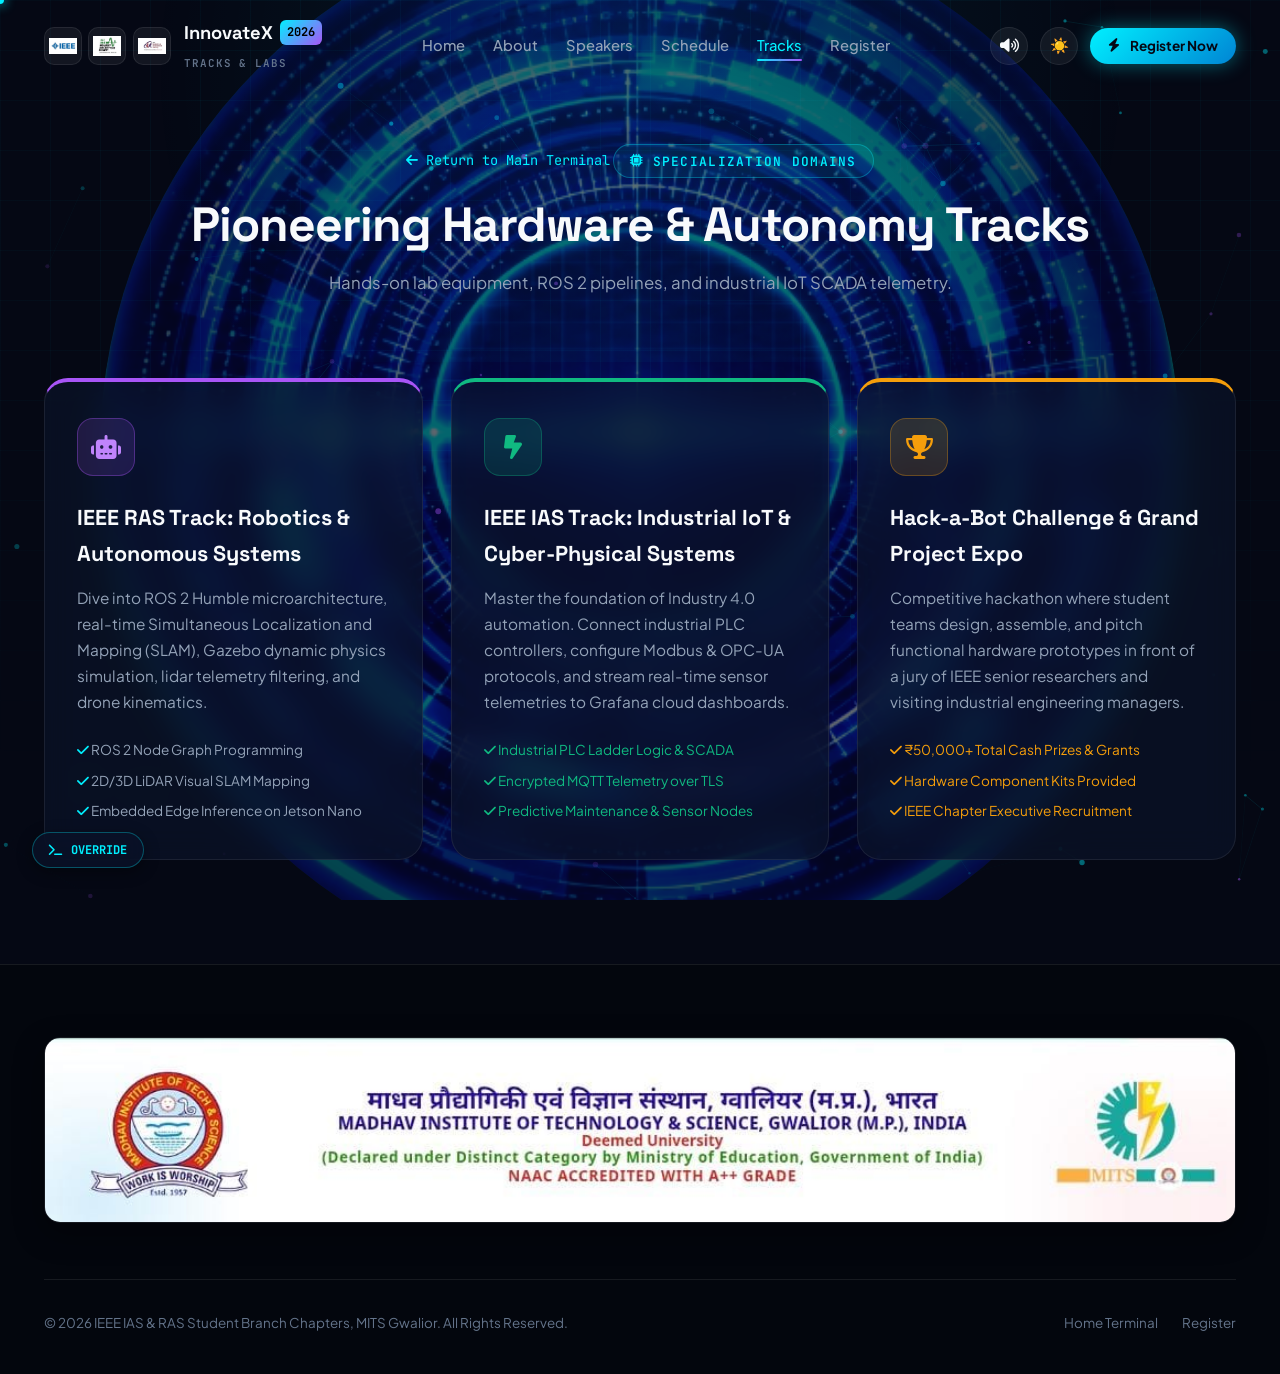
<file: tracks.html>
<!DOCTYPE html>
<html lang="en">
<head>
  <meta charset="UTF-8">
  <meta name="viewport" content="width=device-width, initial-scale=1.0">
  <title>Engineering Tracks | IEEE InnovateX 2026</title>
  <meta name="description" content="Technical tracks, hardware builds, and challenges at IEEE InnovateX 2026, MITS Gwalior.">
  <link rel="icon" type="image/png" href="ieee-logo.png">
  <link rel="preconnect" href="https://fonts.googleapis.com">
  <link rel="preconnect" href="https://fonts.gstatic.com" crossorigin>
  <link href="https://fonts.googleapis.com/css2?family=JetBrains+Mono:wght@400;500;600;700&family=Plus+Jakarta+Sans:wght@300;400;500;600;700;800&family=Space+Grotesk:wght@500;600;700&display=swap" rel="stylesheet">
  <link rel="stylesheet" href="https://cdnjs.cloudflare.com/ajax/libs/font-awesome/6.5.1/css/all.min.css">
  <link rel="stylesheet" href="styles.css">
</head>
<body class="subpage-view">

  <!-- Cyber Portal Animated HUD Background -->
  <div class="cyber-portal-backdrop" aria-hidden="true">
    <div class="portal-reactor-core">
      <img src="cyber-portal-bg.jpg" alt="" class="portal-hud-img" id="portal-hud-bg">
    </div>
  </div>
  <div class="portal-transition-overlay" id="portal-transition-overlay"></div>

  <canvas id="hero-particle-canvas"></canvas>
  <canvas id="matrix-canvas"></canvas>
  <div class="cyber-grid-overlay" aria-hidden="true"></div>

  <!-- Header -->
  <header class="site-header scrolled">
    <div class="container nav-container">
      <a href="index.html" class="brand-logos-group" title="IEEE InnovateX 2026">
        <div class="brand-logos-row">
          <div class="logo-badge"><img src="ieee-logo.png" alt="IEEE"></div>
          <div class="logo-badge"><img src="ias-logo.png" alt="IAS"></div>
          <div class="logo-badge"><img src="ras-logo.png" alt="RAS"></div>
        </div>
        <div class="brand-text">
          <span class="brand-title">InnovateX <span class="badge-year">2026</span></span>
          <span class="brand-subtitle">TRACKS & LABS</span>
        </div>
      </a>

      <nav aria-label="Main Navigation">
        <ul class="nav-links">
          <li><a href="index.html" class="nav-link">Home</a></li>
          <li><a href="about.html" class="nav-link">About</a></li>
          <li><a href="speakers.html" class="nav-link">Speakers</a></li>
          <li><a href="schedule.html" class="nav-link">Schedule</a></li>
          <li><a href="tracks.html" class="nav-link active">Tracks</a></li>
          <li><a href="register.html" class="nav-link">Register</a></li>
        </ul>
      </nav>

      <div class="nav-actions">
        <button id="sound-toggle-btn" class="sound-toggle-btn" title="Toggle Sound" aria-label="Toggle Sound">
          <i class="fa-solid fa-volume-high"></i>
        </button>
        <button id="theme-toggle-btn" class="theme-toggle-btn" title="Toggle Theme" aria-label="Toggle theme">
          <span id="theme-icon">☀️</span>
        </button>
        <a href="register.html" class="btn btn-primary btn-sm btn-pulse" data-cursor-text="JOIN">
          <i class="fa-solid fa-bolt"></i> Register Now
        </a>
        <button class="mobile-menu-btn" aria-label="Toggle Navigation Menu">&#9776;</button>
      </div>
    </div>
  </header>

  <!-- Subpage Hero -->
  <section class="subpage-hero">
    <div class="container">
      <a href="index.html" class="subpage-back-link"><i class="fa-solid fa-arrow-left"></i> Return to Main Terminal</a>
      <span class="section-tag"><i class="fa-solid fa-microchip"></i> Specialization Domains</span>
      <h1 class="section-title">Pioneering Hardware & Autonomy Tracks</h1>
      <p class="section-desc">Hands-on lab equipment, ROS 2 pipelines, and industrial IoT SCADA telemetry.</p>
    </div>
  </section>

  <!-- Detailed Tracks Grid -->
  <section class="section" style="padding-top: 1rem;">
    <div class="container">
      
      <div class="features-grid">
        
        <div class="feature-card tilt-card" style="border-top: 4px solid var(--purple-electric);" data-cursor-text="ROBOTICS">
          <div class="feature-icon-box" style="background: rgba(168, 85, 247, 0.15); color: var(--purple-vibrant); border-color: var(--border-purple);">
            <i class="fa-solid fa-robot"></i>
          </div>
          <h2 class="feature-title">IEEE RAS Track: Robotics & Autonomous Systems</h2>
          <p class="feature-text">
            Dive into ROS 2 Humble microarchitecture, real-time Simultaneous Localization and Mapping (SLAM), Gazebo dynamic physics simulation, lidar telemetry filtering, and drone kinematics.
          </p>
          <div style="margin-top: 1.5rem; display: flex; flex-direction: column; gap: 0.5rem; font-size: 0.85rem; color: var(--text-secondary);">
            <div><i class="fa-solid fa-check" style="color: var(--cyan-electric);"></i> ROS 2 Node Graph Programming</div>
            <div><i class="fa-solid fa-check" style="color: var(--cyan-electric);"></i> 2D/3D LiDAR Visual SLAM Mapping</div>
            <div><i class="fa-solid fa-check" style="color: var(--cyan-electric);"></i> Embedded Edge Inference on Jetson Nano</div>
          </div>
        </div>

        <div class="feature-card tilt-card" style="border-top: 4px solid var(--green-ias);" data-cursor-text="IOT & PLC">
          <div class="feature-icon-box" style="background: rgba(16, 185, 129, 0.15); color: var(--green-ias); border-color: rgba(16, 185, 129, 0.3);">
            <i class="fa-solid fa-bolt-lightning"></i>
          </div>
          <h2 class="feature-title">IEEE IAS Track: Industrial IoT & Cyber-Physical Systems</h2>
          <p class="feature-text">
            Master the foundation of Industry 4.0 automation. Connect industrial PLC controllers, configure Modbus & OPC-UA protocols, and stream real-time sensor telemetries to Grafana cloud dashboards.
          </p>
          <div style="margin-top: 1.5rem; display: flex; flex-direction: column; gap: 0.5rem; font-size: 0.85rem; color: var(--green-ias);">
            <div><i class="fa-solid fa-check" style="color: var(--green-ias);"></i> Industrial PLC Ladder Logic & SCADA</div>
            <div><i class="fa-solid fa-check" style="color: var(--green-ias);"></i> Encrypted MQTT Telemetry over TLS</div>
            <div><i class="fa-solid fa-check" style="color: var(--green-ias);"></i> Predictive Maintenance & Sensor Nodes</div>
          </div>
        </div>

        <div class="feature-card tilt-card" style="border-top: 4px solid var(--amber-accent);" data-cursor-text="EXPO & PRIZES">
          <div class="feature-icon-box" style="background: rgba(245, 158, 11, 0.15); color: var(--amber-accent); border-color: rgba(245, 158, 11, 0.3);">
            <i class="fa-solid fa-trophy"></i>
          </div>
          <h2 class="feature-title">Hack-a-Bot Challenge & Grand Project Expo</h2>
          <p class="feature-text">
            Competitive hackathon where student teams design, assemble, and pitch functional hardware prototypes in front of a jury of IEEE senior researchers and visiting industrial engineering managers.
          </p>
          <div style="margin-top: 1.5rem; display: flex; flex-direction: column; gap: 0.5rem; font-size: 0.85rem; color: var(--amber-accent);">
            <div><i class="fa-solid fa-check" style="color: var(--amber-accent);"></i> ₹50,000+ Total Cash Prizes & Grants</div>
            <div><i class="fa-solid fa-check" style="color: var(--amber-accent);"></i> Hardware Component Kits Provided</div>
            <div><i class="fa-solid fa-check" style="color: var(--amber-accent);"></i> IEEE Chapter Executive Recruitment</div>
          </div>
        </div>

      </div>

    </div>
  </section>

  <!-- Cyber Easter Egg Button -->
  <button id="matrix-toggle" class="cyber-easter-egg-btn" title="Toggle Matrix Terminal Mode" data-cursor-text="OVERRIDE">
    <i class="fa-solid fa-terminal"></i> <span>OVERRIDE</span>
  </button>
  <button id="back-to-top" class="back-to-top-btn" aria-label="Back to top" title="Back to top"><i class="fa-solid fa-arrow-up"></i></button>

  <!-- Footer -->
  <footer class="site-footer">
    <div class="container">
      <div class="footer-banner-wrapper">
        <div class="footer-banner-card">
          <img src="footer-image.jpg" alt="MITS Gwalior Official Institutional Footer Banner" class="footer-banner-img">
        </div>
      </div>
      <div class="footer-bottom-bar">
        <div>&copy; 2026 IEEE IAS & RAS Student Branch Chapters, MITS Gwalior. All Rights Reserved.</div>
        <div class="footer-bottom-links">
          <a href="index.html">Home Terminal</a>
          <a href="register.html">Register</a>
        </div>
      </div>
    </div>
  </footer>

  <script src="main.js"></script>
</body>
</html>
</file>
<file: styles.css>
/* ==========================================================================
   IEEE InnovateX 2026 - Creative Technologist Overhaul Stylesheet
   Organized by IEEE IAS & RAS Student Branch Chapters • MITS Gwalior
   ========================================================================== */

/* --------------------------------------------------------------------------
   Design Tokens & Sci-Fi Color Palette
   -------------------------------------------------------------------------- */
:root {
  /* Tech Color System (Cyber Dark Default) */
  --bg-base: #050814;
  --bg-surface: #0a1024;
  --bg-surface-elevated: #0f1836;
  --bg-card: rgba(12, 20, 42, 0.65);
  --bg-card-hover: rgba(18, 30, 62, 0.85);
  --bg-glass: rgba(6, 11, 26, 0.82);
  --bg-glass-dropdown: rgba(8, 14, 32, 0.96);

  /* Electric Cyber Accents */
  --cyan-electric: #00f0ff;
  --cyan-glow: rgba(0, 240, 255, 0.45);
  --cyan-soft: rgba(0, 240, 255, 0.12);
  --purple-electric: #a855f7;
  --purple-vibrant: #c084fc;
  --purple-glow: rgba(168, 85, 247, 0.45);
  --green-ias: #10b981;
  --green-ias-glow: rgba(16, 185, 129, 0.45);
  --amber-accent: #f59e0b;
  --rose-accent: #f43f5e;
  --matrix-green: #00ff66;

  /* Borders & Sci-Fi Lines */
  --border-subtle: rgba(255, 255, 255, 0.08);
  --border-highlight: rgba(0, 240, 255, 0.3);
  --border-purple: rgba(168, 85, 247, 0.35);

  /* Typography Colors */
  --text-primary: #f8fafc;
  --text-secondary: #94a3b8;
  --text-muted: #64748b;
  --text-inverse: #050814;

  /* Typography Families */
  --font-sans: 'Plus Jakarta Sans', system-ui, -apple-system, sans-serif;
  --font-display: 'Space Grotesk', system-ui, sans-serif;
  --font-mono: 'JetBrains Mono', 'Fira Code', monospace;

  /* Curves & Radii */
  --radius-xs: 6px;
  --radius-sm: 10px;
  --radius-md: 16px;
  --radius-lg: 24px;
  --radius-full: 9999px;

  /* Transitions */
  --transition-fast: 0.18s cubic-bezier(0.16, 1, 0.3, 1);
  --transition-normal: 0.32s cubic-bezier(0.16, 1, 0.3, 1);
  --transition-slow: 0.6s cubic-bezier(0.16, 1, 0.3, 1);
}

/* Light Theme Mode Overrides */
body.light-theme {
  --bg-base: #f8fafc;
  --bg-surface: #ffffff;
  --bg-surface-elevated: #f1f5f9;
  --bg-card: rgba(255, 255, 255, 0.88);
  --bg-card-hover: rgba(255, 255, 255, 0.98);
  --bg-glass: rgba(255, 255, 255, 0.85);
  --bg-glass-dropdown: rgba(255, 255, 255, 0.98);
  --border-subtle: rgba(0, 0, 0, 0.08);
  --border-highlight: rgba(0, 98, 155, 0.35);
  --border-purple: rgba(139, 92, 246, 0.35);
  --text-primary: #090d16;
  --text-secondary: #475569;
  --text-muted: #64748b;
  --text-inverse: #ffffff;
}

/* --------------------------------------------------------------------------
   Reset & Base Styles
   -------------------------------------------------------------------------- */
*, *::before, *::after {
  box-sizing: border-box;
  margin: 0;
  padding: 0;
}

html {
  scroll-behavior: smooth;
  font-size: 16px;
  text-size-adjust: 100%;
}

body {
  font-family: var(--font-sans);
  background-color: var(--bg-base);
  color: var(--text-primary);
  line-height: 1.65;
  min-height: 100vh;
  overflow-x: hidden;
  position: relative;
  transition: background-color var(--transition-normal), color var(--transition-normal);
  -webkit-font-smoothing: antialiased;
  cursor: none;
}

@media (hover: none) and (pointer: coarse) {
  body {
    cursor: auto;
  }
}

/* --------------------------------------------------------------------------
   Futuristic Cyber Portal Reactor Background & Subpage Transition
   -------------------------------------------------------------------------- */
.cyber-portal-backdrop {
  position: fixed;
  top: 0;
  left: 0;
  width: 100vw;
  height: 100vh;
  pointer-events: none;
  z-index: 0;
  overflow: hidden;
  display: flex;
  align-items: center;
  justify-content: center;
}

.portal-reactor-core {
  position: absolute;
  top: 50%;
  left: 50%;
  width: min(1080px, 125vw);
  height: min(1080px, 125vw);
  transform: translate(-50%, -50%);
  border-radius: 50%;
  will-change: transform, opacity, filter;
  transition: transform 0.25s cubic-bezier(0.16, 1, 0.3, 1);
}

.portal-hud-img {
  width: 100%;
  height: 100%;
  object-fit: cover;
  border-radius: 50%;
  opacity: 0.38;
  mix-blend-mode: screen;
  filter: drop-shadow(0 0 50px rgba(0, 240, 255, 0.5)) contrast(120%);
  animation: portalSpin 50s linear infinite, corePulse 4.5s ease-in-out infinite;
  mask-image: radial-gradient(circle at center, black 45%, rgba(0,0,0,0.6) 70%, transparent 95%);
  -webkit-mask-image: radial-gradient(circle at center, black 45%, rgba(0,0,0,0.6) 70%, transparent 95%);
}

body.light-theme .portal-hud-img {
  opacity: 0.16;
  mix-blend-mode: multiply;
  filter: drop-shadow(0 0 30px rgba(0, 98, 155, 0.3));
}

@keyframes portalSpin {
  0% { transform: rotate(0deg); }
  100% { transform: rotate(360deg); }
}

@keyframes corePulse {
  0%, 100% {
    filter: brightness(1) drop-shadow(0 0 35px rgba(0, 240, 255, 0.4));
  }
  50% {
    filter: brightness(1.3) drop-shadow(0 0 65px rgba(0, 240, 255, 0.7));
  }
}

/* Subpage Animated Activation Warp Entrance */
body.subpage-view::after {
  content: '';
  position: fixed;
  top: 0;
  left: 0;
  width: 100vw;
  height: 100vh;
  background: radial-gradient(circle at center, rgba(0, 240, 255, 0.45) 0%, rgba(5, 8, 20, 0.8) 70%, transparent 100%);
  pointer-events: none;
  z-index: 9999;
  animation: warpFlashIn 0.85s cubic-bezier(0.16, 1, 0.3, 1) forwards;
}

@keyframes warpFlashIn {
  0% { opacity: 0.9; }
  100% { opacity: 0; }
}

body.subpage-view .portal-reactor-core {
  animation: portalSubpageEngage 1.25s cubic-bezier(0.16, 1, 0.3, 1) forwards;
}

@keyframes portalSubpageEngage {
  0% {
    transform: translate(-50%, -50%) scale(0.3) rotate(-135deg);
    opacity: 0;
    filter: blur(30px) brightness(4);
  }
  40% {
    opacity: 1;
    filter: blur(2px) brightness(2.5);
  }
  100% {
    transform: translate(-50%, -50%) scale(1) rotate(0deg);
    opacity: 1;
    filter: brightness(1) blur(0px);
  }
}

/* Warp Jump Animation when leaving or clicking subpage links */
.portal-reactor-core.warp-exit {
  animation: portalWarpExit 0.42s cubic-bezier(0.2, 0.8, 0.2, 1) forwards !important;
}

@keyframes portalWarpExit {
  0% {
    transform: translate(-50%, -50%) scale(1) rotate(0deg);
    opacity: 1;
    filter: brightness(1) blur(0px);
  }
  40% {
    opacity: 1;
    filter: brightness(3.5) blur(5px);
  }
  100% {
    transform: translate(-50%, -50%) scale(2.8) rotate(140deg);
    opacity: 0;
    filter: brightness(5) blur(24px);
  }
}

/* Hyperdrive Subpage Transition Overlay */
.portal-transition-overlay {
  position: fixed;
  top: 0;
  left: 0;
  width: 100vw;
  height: 100vh;
  z-index: 10000;
  pointer-events: none;
  background: radial-gradient(circle at center, rgba(0, 240, 255, 0.4) 0%, rgba(5, 8, 20, 0.98) 75%);
  opacity: 0;
  backdrop-filter: blur(0px);
  -webkit-backdrop-filter: blur(0px);
  transition: opacity 0.35s ease, backdrop-filter 0.35s ease;
}

.portal-transition-overlay.active {
  opacity: 1;
  pointer-events: auto;
  backdrop-filter: blur(20px);
  -webkit-backdrop-filter: blur(20px);
}

/* --------------------------------------------------------------------------
   Custom Interactive Magnetic Cursor
   -------------------------------------------------------------------------- */
.cursor-dot {
  position: fixed;
  top: 0;
  left: 0;
  width: 8px;
  height: 8px;
  background: var(--cyan-electric);
  border-radius: 50%;
  pointer-events: none;
  z-index: 10000;
  transform: translate(-50%, -50%);
  box-shadow: 0 0 12px var(--cyan-electric);
  transition: opacity 0.2s ease, transform 0.05s ease;
}

.cursor-ring {
  position: fixed;
  top: 0;
  left: 0;
  width: 40px;
  height: 40px;
  border: 1.5px solid var(--cyan-electric);
  border-radius: 50%;
  pointer-events: none;
  z-index: 9999;
  transform: translate(-50%, -50%);
  box-shadow: 0 0 15px rgba(0, 240, 255, 0.3);
  transition: width 0.25s cubic-bezier(0.16, 1, 0.3, 1),
              height 0.25s cubic-bezier(0.16, 1, 0.3, 1),
              background 0.25s ease,
              border-color 0.25s ease,
              opacity 0.2s ease;
  display: flex;
  align-items: center;
  justify-content: center;
}

.cursor-label {
  font-family: var(--font-mono);
  font-size: 0.65rem;
  font-weight: 700;
  letter-spacing: 0.08em;
  color: #050814;
  opacity: 0;
  transform: scale(0.6);
  transition: all 0.2s ease;
  pointer-events: none;
  text-transform: uppercase;
}

.cursor-ring.cursor-hover {
  width: 72px;
  height: 72px;
  background: rgba(0, 240, 255, 0.85);
  border-color: #ffffff;
  box-shadow: 0 0 25px rgba(0, 240, 255, 0.7);
}

.cursor-ring.cursor-hover .cursor-label {
  opacity: 1;
  transform: scale(1);
}

.cursor-ring.cursor-purple {
  border-color: var(--purple-vibrant);
  box-shadow: 0 0 20px var(--purple-glow);
}

.cursor-ring.cursor-purple.cursor-hover {
  background: rgba(168, 85, 247, 0.85);
}

@media (hover: none) and (pointer: coarse) {
  .cursor-dot, .cursor-ring {
    display: none !important;
  }
}

/* --------------------------------------------------------------------------
   Matrix Rain Canvas Easter Egg
   -------------------------------------------------------------------------- */
#matrix-canvas {
  position: fixed;
  top: 0;
  left: 0;
  width: 100vw;
  height: 100vh;
  z-index: 9000;
  pointer-events: none;
  opacity: 0;
  transition: opacity 0.5s ease;
  background: rgba(4, 8, 16, 0.88);
}

#matrix-canvas.active {
  opacity: 1;
  pointer-events: auto;
}

.matrix-notification {
  position: fixed;
  top: 90px;
  right: 2rem;
  background: rgba(0, 255, 102, 0.15);
  border: 1px solid var(--matrix-green);
  color: var(--matrix-green);
  font-family: var(--font-mono);
  font-size: 0.82rem;
  padding: 0.75rem 1.25rem;
  border-radius: var(--radius-sm);
  z-index: 9001;
  box-shadow: 0 0 25px rgba(0, 255, 102, 0.4);
  transform: translateX(120%);
  transition: transform 0.4s cubic-bezier(0.16, 1, 0.3, 1);
  display: flex;
  align-items: center;
  gap: 0.75rem;
}

.matrix-notification.visible {
  transform: translateX(0);
}

.matrix-close-btn {
  background: transparent;
  border: none;
  color: var(--matrix-green);
  font-size: 1.1rem;
  cursor: pointer;
  padding: 0 0.3rem;
}

.cyber-easter-egg-btn {
  position: fixed;
  bottom: 2rem;
  left: 2rem;
  background: rgba(10, 18, 40, 0.75);
  backdrop-filter: blur(12px);
  -webkit-backdrop-filter: blur(12px);
  border: 1px solid var(--border-highlight);
  color: var(--cyan-electric);
  font-family: var(--font-mono);
  font-size: 0.75rem;
  font-weight: 700;
  padding: 0.55rem 1rem;
  border-radius: var(--radius-full);
  display: flex;
  align-items: center;
  gap: 0.5rem;
  cursor: pointer;
  z-index: 998;
  box-shadow: 0 4px 15px rgba(0, 0, 0, 0.4);
  transition: all var(--transition-fast);
}

.cyber-easter-egg-btn:hover {
  background: rgba(0, 240, 255, 0.2);
  box-shadow: 0 0 20px var(--cyan-glow);
  transform: translateY(-2px);
}

/* --------------------------------------------------------------------------
   Background Tech Canvas & Parallax Elements
   -------------------------------------------------------------------------- */
#hero-particle-canvas {
  position: fixed;
  top: 0;
  left: 0;
  width: 100vw;
  height: 100vh;
  pointer-events: none;
  z-index: 0;
  opacity: 0.65;
}

.cyber-grid-overlay {
  position: fixed;
  top: 0;
  left: 0;
  width: 100vw;
  height: 100vh;
  pointer-events: none;
  z-index: 0;
  background-image: 
    linear-gradient(rgba(0, 240, 255, 0.035) 1px, transparent 1px),
    linear-gradient(90deg, rgba(0, 240, 255, 0.035) 1px, transparent 1px);
  background-size: 50px 50px;
  mask-image: radial-gradient(ellipse 90% 80% at 50% 20%, black 40%, transparent 100%);
  -webkit-mask-image: radial-gradient(ellipse 90% 80% at 50% 20%, black 40%, transparent 100%);
}

.bg-ambient-lights {
  position: fixed;
  top: 0;
  left: 0;
  width: 100vw;
  height: 100vh;
  pointer-events: none;
  z-index: 0;
  overflow: hidden;
}

.ambient-blob {
  position: absolute;
  border-radius: 50%;
  filter: blur(100px);
  opacity: 0.35;
  transition: transform 0.2s cubic-bezier(0.16, 1, 0.3, 1);
  will-change: transform;
}

.blob-1 {
  width: 500px;
  height: 500px;
  background: radial-gradient(circle, rgba(0, 240, 255, 0.6), transparent 70%);
  top: -100px;
  left: 15%;
}

.blob-2 {
  width: 600px;
  height: 600px;
  background: radial-gradient(circle, rgba(168, 85, 247, 0.5), transparent 70%);
  top: 30%;
  right: -100px;
}

.blob-3 {
  width: 450px;
  height: 450px;
  background: radial-gradient(circle, rgba(16, 185, 129, 0.4), transparent 70%);
  bottom: 5%;
  left: -50px;
}

/* --------------------------------------------------------------------------
   Container & Section Utilities
   -------------------------------------------------------------------------- */
.container {
  width: 100%;
  max-width: 1240px;
  margin: 0 auto;
  padding: 0 1.5rem;
  position: relative;
  z-index: 2;
}

.section {
  padding: 6.5rem 0;
  position: relative;
  z-index: 2;
}

.section-header {
  text-align: center;
  max-width: 760px;
  margin: 0 auto 3.5rem auto;
}

.section-tag {
  display: inline-flex;
  align-items: center;
  gap: 0.5rem;
  padding: 0.35rem 1rem;
  font-family: var(--font-mono);
  font-size: 0.8rem;
  font-weight: 600;
  letter-spacing: 0.1em;
  text-transform: uppercase;
  color: var(--cyan-electric);
  background: rgba(0, 240, 255, 0.08);
  border: 1px solid var(--border-highlight);
  border-radius: var(--radius-full);
  margin-bottom: 1rem;
}

.section-title {
  font-family: var(--font-display);
  font-size: clamp(2rem, 3.8vw, 3rem);
  font-weight: 700;
  line-height: 1.2;
  color: var(--text-primary);
  margin-bottom: 1rem;
  letter-spacing: -0.02em;
}

.section-desc {
  font-size: 1.05rem;
  color: var(--text-secondary);
  line-height: 1.7;
}

/* --------------------------------------------------------------------------
   Sticky Glass Navigation Bar
   -------------------------------------------------------------------------- */
.site-header {
  position: fixed;
  top: 0;
  left: 0;
  width: 100%;
  z-index: 1000;
  padding: 1.1rem 0;
  transition: all var(--transition-normal);
  background: transparent;
}

.site-header.scrolled {
  padding: 0.75rem 0;
  background: var(--bg-glass);
  backdrop-filter: blur(20px);
  -webkit-backdrop-filter: blur(20px);
  border-bottom: 1px solid var(--border-highlight);
  box-shadow: 0 10px 30px rgba(0, 0, 0, 0.4);
}

.nav-container {
  display: flex;
  align-items: center;
  justify-content: space-between;
}

.brand-logos-group {
  display: flex;
  align-items: center;
  gap: 0.85rem;
  text-decoration: none;
}

.brand-logos-row {
  display: flex;
  align-items: center;
  gap: 0.4rem;
}

.logo-badge {
  width: 38px;
  height: 38px;
  display: flex;
  align-items: center;
  justify-content: center;
  background: rgba(255, 255, 255, 0.06);
  border: 1px solid var(--border-subtle);
  border-radius: var(--radius-sm);
  padding: 4px;
  transition: all var(--transition-fast);
}

.logo-badge img {
  width: 100%;
  height: 100%;
  object-fit: contain;
}

.brand-logos-group:hover .logo-badge {
  border-color: var(--cyan-electric);
  box-shadow: 0 0 12px var(--cyan-glow);
  transform: translateY(-2px);
}

.brand-title {
  font-family: var(--font-display);
  font-size: 1.15rem;
  font-weight: 700;
  color: var(--text-primary);
  display: flex;
  align-items: center;
  gap: 0.4rem;
}

.badge-year {
  font-family: var(--font-mono);
  font-size: 0.75rem;
  font-weight: 700;
  padding: 0.15rem 0.45rem;
  background: linear-gradient(135deg, var(--cyan-electric), var(--purple-electric));
  color: #000;
  border-radius: var(--radius-xs);
}

.brand-subtitle {
  font-family: var(--font-mono);
  font-size: 0.68rem;
  font-weight: 600;
  letter-spacing: 0.08em;
  color: var(--text-muted);
}

.nav-links {
  display: flex;
  align-items: center;
  list-style: none;
  gap: 1.75rem;
}

.nav-link {
  text-decoration: none;
  font-size: 0.92rem;
  font-weight: 500;
  color: var(--text-secondary);
  transition: all var(--transition-fast);
  position: relative;
  padding: 0.4rem 0;
}

.nav-link:hover,
.nav-link.active {
  color: var(--cyan-electric);
}

.nav-link::after {
  content: '';
  position: absolute;
  bottom: 0;
  left: 0;
  width: 0%;
  height: 2px;
  background: linear-gradient(90deg, var(--cyan-electric), var(--purple-electric));
  border-radius: var(--radius-full);
  transition: width var(--transition-normal);
}

.nav-link:hover::after,
.nav-link.active::after {
  width: 100%;
}

.nav-actions {
  display: flex;
  align-items: center;
  gap: 0.75rem;
}

.sound-toggle-btn,
.theme-toggle-btn {
  width: 38px;
  height: 38px;
  border-radius: 50%;
  background: rgba(255, 255, 255, 0.06);
  border: 1px solid var(--border-subtle);
  color: var(--text-primary);
  font-size: 0.95rem;
  cursor: pointer;
  display: flex;
  align-items: center;
  justify-content: center;
  transition: all var(--transition-fast);
}

.sound-toggle-btn:hover,
.theme-toggle-btn:hover {
  background: rgba(0, 240, 255, 0.12);
  border-color: var(--cyan-electric);
  box-shadow: 0 0 15px var(--cyan-glow);
  transform: scale(1.08);
}

.sound-toggle-btn.muted {
  color: var(--rose-accent);
  border-color: rgba(244, 63, 94, 0.4);
}

.mobile-menu-btn {
  display: none;
  background: transparent;
  border: none;
  color: var(--text-primary);
  font-size: 1.5rem;
  cursor: pointer;
  padding: 0.5rem;
}

/* --------------------------------------------------------------------------
   Buttons & Pulsing CTAs
   -------------------------------------------------------------------------- */
.btn {
  display: inline-flex;
  align-items: center;
  justify-content: center;
  gap: 0.65rem;
  padding: 0.75rem 1.6rem;
  font-size: 0.95rem;
  font-weight: 600;
  border-radius: var(--radius-full);
  text-decoration: none;
  cursor: pointer;
  border: 1px solid transparent;
  transition: all var(--transition-fast);
  white-space: nowrap;
}

.btn-sm {
  padding: 0.45rem 1.1rem;
  font-size: 0.85rem;
}

.btn-lg {
  padding: 0.9rem 2rem;
  font-size: 1.05rem;
}

.btn-primary {
  background: linear-gradient(135deg, #00f0ff 0%, #0085d4 50%, #8b5cf6 100%);
  background-size: 200% 200%;
  color: #050814;
  font-weight: 700;
  border: none;
  box-shadow: 0 0 20px rgba(0, 240, 255, 0.4);
  animation: gradientShift 6s ease infinite;
}

.btn-primary:hover {
  box-shadow: 0 0 35px rgba(0, 240, 255, 0.75), 0 0 20px rgba(168, 85, 247, 0.5);
  transform: translateY(-2px) scale(1.02);
}

.btn-pulse {
  animation: neonPulse 2.2s infinite, gradientShift 6s ease infinite;
}

@keyframes neonPulse {
  0% { box-shadow: 0 0 0 0 rgba(0, 240, 255, 0.7); }
  70% { box-shadow: 0 0 0 16px rgba(0, 240, 255, 0); }
  100% { box-shadow: 0 0 0 0 rgba(0, 240, 255, 0); }
}

@keyframes gradientShift {
  0% { background-position: 0% 50%; }
  50% { background-position: 100% 50%; }
  100% { background-position: 0% 50%; }
}

.btn-secondary {
  background: rgba(255, 255, 255, 0.05);
  backdrop-filter: blur(10px);
  -webkit-backdrop-filter: blur(10px);
  color: var(--text-primary);
  border: 1px solid var(--border-subtle);
}

.btn-secondary:hover {
  background: rgba(255, 255, 255, 0.12);
  border-color: var(--cyan-electric);
  box-shadow: 0 0 20px var(--cyan-glow);
  transform: translateY(-2px);
  color: var(--cyan-electric);
}

/* --------------------------------------------------------------------------
   Hero Section & Mouse Parallax & Glitch Scramble
   -------------------------------------------------------------------------- */
.hero-section {
  padding: 9.5rem 0 5.5rem 0;
  position: relative;
  min-height: 90vh;
  display: flex;
  align-items: center;
}

.hero-grid {
  display: grid;
  grid-template-columns: 1.15fr 0.85fr;
  gap: 3.5rem;
  align-items: center;
}

.hero-content {
  position: relative;
  z-index: 2;
  will-change: transform;
}

.pill-badge {
  display: inline-flex;
  align-items: center;
  gap: 0.6rem;
  padding: 0.4rem 1.1rem;
  font-family: var(--font-mono);
  font-size: 0.82rem;
  font-weight: 600;
  letter-spacing: 0.04em;
  color: var(--cyan-electric);
  background: rgba(0, 240, 255, 0.08);
  border: 1px solid var(--border-highlight);
  border-radius: var(--radius-full);
  margin-bottom: 1.25rem;
  backdrop-filter: blur(8px);
}

.pulse-dot {
  width: 8px;
  height: 8px;
  border-radius: 50%;
  background: var(--cyan-electric);
  box-shadow: 0 0 10px var(--cyan-electric);
  animation: pulseDotAnim 1.6s ease-in-out infinite;
}

@keyframes pulseDotAnim {
  0% { transform: scale(0.9); opacity: 0.8; }
  50% { transform: scale(1.4); opacity: 1; box-shadow: 0 0 16px var(--cyan-electric); }
  100% { transform: scale(0.9); opacity: 0.8; }
}

.hero-organizer-tag {
  display: flex;
  align-items: center;
  gap: 0.6rem;
  font-family: var(--font-mono);
  font-size: 0.88rem;
  font-weight: 600;
  color: var(--purple-vibrant);
  margin-bottom: 0.8rem;
  letter-spacing: 0.06em;
}

.hero-organizer-tag .slash {
  color: var(--text-muted);
}

.hero-title {
  font-family: var(--font-display);
  font-size: clamp(2.8rem, 5.2vw, 4.4rem);
  font-weight: 800;
  line-height: 1.08;
  letter-spacing: -0.03em;
  margin-bottom: 1.4rem;
  color: var(--text-primary);
  position: relative;
}

.scramble-title {
  display: inline-block;
  cursor: pointer;
}

.gradient-glow-text {
  background: linear-gradient(135deg, #00f0ff 0%, #38bdf8 25%, #a855f7 65%, #f43f5e 100%);
  background-size: 250% 250%;
  -webkit-background-clip: text;
  -webkit-text-fill-color: transparent;
  animation: gradientShift 6s ease infinite;
  display: inline-block;
  filter: drop-shadow(0 0 30px rgba(0, 240, 255, 0.45));
}

.glitch-active {
  animation: cyberGlitch 0.4s ease forwards;
}

@keyframes cyberGlitch {
  0% {
    text-shadow: 2px 0 #00f0ff, -2px 0 #a855f7;
    transform: translate(0, 0);
  }
  20% {
    text-shadow: -3px 0 #00f0ff, 3px 0 #f43f5e;
    transform: translate(-2px, 1px);
  }
  40% {
    text-shadow: 3px 0 #a855f7, -3px 0 #00f0ff;
    transform: translate(2px, -1px);
  }
  60% {
    text-shadow: -2px 0 #00ff66, 2px 0 #a855f7;
    transform: translate(-1px, 2px);
  }
  80% {
    text-shadow: 1px 0 #00f0ff, -1px 0 #f43f5e;
    transform: translate(1px, -1px);
  }
  100% {
    text-shadow: 0 0 20px rgba(0, 240, 255, 0.45);
    transform: translate(0, 0);
  }
}

.hero-subtitle {
  font-size: 1.12rem;
  color: var(--text-secondary);
  line-height: 1.75;
  margin-bottom: 2rem;
  max-width: 580px;
}

.hero-meta-strip {
  display: grid;
  grid-template-columns: repeat(3, 1fr);
  gap: 1rem;
  margin-bottom: 2.25rem;
  background: rgba(255, 255, 255, 0.03);
  backdrop-filter: blur(12px);
  border: 1px solid var(--border-subtle);
  border-radius: var(--radius-md);
  padding: 1rem 1.25rem;
}

.meta-item {
  display: flex;
  align-items: center;
  gap: 0.75rem;
}

.meta-icon-box {
  width: 42px;
  height: 42px;
  border-radius: var(--radius-sm);
  background: rgba(0, 240, 255, 0.12);
  color: var(--cyan-electric);
  border: 1px solid var(--border-highlight);
  display: flex;
  align-items: center;
  justify-content: center;
  font-size: 1.1rem;
  flex-shrink: 0;
}

.meta-icon-box.green {
  background: rgba(16, 185, 129, 0.12);
  color: var(--green-ias);
  border-color: rgba(16, 185, 129, 0.3);
}

.meta-icon-box.purple {
  background: rgba(168, 85, 247, 0.12);
  color: var(--purple-vibrant);
  border-color: var(--border-purple);
}

.meta-text {
  display: flex;
  flex-direction: column;
}

.meta-label {
  font-family: var(--font-mono);
  font-size: 0.72rem;
  text-transform: uppercase;
  color: var(--text-muted);
  letter-spacing: 0.06em;
}

.meta-val {
  font-size: 0.88rem;
  font-weight: 700;
  color: var(--text-primary);
  line-height: 1.3;
}

.hero-cta-group {
  display: flex;
  align-items: center;
  flex-wrap: wrap;
  gap: 1rem;
}

.hero-card-panel {
  background: var(--bg-card);
  backdrop-filter: blur(20px);
  -webkit-backdrop-filter: blur(20px);
  border: 1px solid var(--border-highlight);
  border-radius: var(--radius-lg);
  padding: 2.25rem 2rem;
  box-shadow: 0 25px 60px rgba(0, 0, 0, 0.5), 0 0 40px rgba(0, 240, 255, 0.15);
  position: relative;
  transition: border-color var(--transition-normal), box-shadow var(--transition-normal);
  will-change: transform;
}

.hero-card-panel:hover {
  border-color: rgba(0, 240, 255, 0.5);
  box-shadow: 0 30px 70px rgba(0, 0, 0, 0.6), 0 0 50px rgba(0, 240, 255, 0.25);
}

.hero-panel-header {
  text-align: center;
  margin-bottom: 1.8rem;
}

.hero-panel-title {
  font-family: var(--font-display);
  font-size: 1.45rem;
  font-weight: 700;
  color: var(--text-primary);
  margin-bottom: 0.3rem;
}

.hero-panel-sub {
  font-size: 0.85rem;
  color: var(--text-muted);
}

.countdown-grid {
  display: grid;
  grid-template-columns: repeat(4, 1fr);
  gap: 0.75rem;
  margin-bottom: 2rem;
}

.countdown-box {
  background: rgba(0, 0, 0, 0.35);
  border: 1px solid var(--border-subtle);
  border-radius: var(--radius-md);
  padding: 1rem 0.5rem;
  text-align: center;
  position: relative;
  overflow: hidden;
  transition: all var(--transition-fast);
}

.countdown-box::before {
  content: '';
  position: absolute;
  top: 0;
  left: 0;
  right: 0;
  height: 2px;
  background: linear-gradient(90deg, transparent, var(--cyan-electric), transparent);
}

.countdown-box:hover {
  border-color: var(--cyan-electric);
  box-shadow: 0 0 15px var(--cyan-glow);
  transform: translateY(-2px);
}

.countdown-num {
  font-family: var(--font-display);
  font-size: 2rem;
  font-weight: 700;
  color: var(--cyan-electric);
  line-height: 1.1;
  text-shadow: 0 0 15px var(--cyan-glow);
}

.countdown-lbl {
  font-family: var(--font-mono);
  font-size: 0.72rem;
  font-weight: 600;
  text-transform: uppercase;
  color: var(--text-muted);
  letter-spacing: 0.08em;
  margin-top: 0.25rem;
}

.track-pills-list {
  display: flex;
  flex-direction: column;
  gap: 0.75rem;
  margin-bottom: 2rem;
}

.track-pill-item {
  display: flex;
  align-items: center;
  gap: 0.75rem;
  padding: 0.75rem 1rem;
  background: rgba(255, 255, 255, 0.03);
  border: 1px solid var(--border-subtle);
  border-radius: var(--radius-sm);
  font-size: 0.86rem;
  color: var(--text-secondary);
  transition: all var(--transition-fast);
}

.track-pill-item:hover {
  background: rgba(255, 255, 255, 0.07);
  border-color: var(--cyan-electric);
  color: var(--text-primary);
  transform: translateX(4px);
}

.hero-quick-action {
  width: 100%;
}

/* --------------------------------------------------------------------------
   Infinite Logo Marquee Strip
   -------------------------------------------------------------------------- */
.logo-marquee-section {
  padding: 3rem 0;
  background: rgba(0, 0, 0, 0.25);
  border-top: 1px solid var(--border-subtle);
  border-bottom: 1px solid var(--border-subtle);
  overflow: hidden;
  position: relative;
  z-index: 2;
}

.marquee-heading {
  text-align: center;
  font-family: var(--font-mono);
  font-size: 0.82rem;
  font-weight: 600;
  letter-spacing: 0.12em;
  text-transform: uppercase;
  color: var(--text-muted);
  margin-bottom: 1.75rem;
}

.marquee-container {
  display: flex;
  overflow: hidden;
  user-select: none;
  mask-image: linear-gradient(90deg, transparent 0%, black 15%, black 85%, transparent 100%);
  -webkit-mask-image: linear-gradient(90deg, transparent 0%, black 15%, black 85%, transparent 100%);
}

.marquee-track {
  display: flex;
  align-items: center;
  gap: 2.5rem;
  white-space: nowrap;
  animation: marqueeScroll 28s linear infinite;
  padding: 0.5rem 0;
}

.marquee-container:hover .marquee-track {
  animation-play-state: paused;
}

@keyframes marqueeScroll {
  0% { transform: translateX(0); }
  100% { transform: translateX(-50%); }
}

.marquee-card {
  display: inline-flex;
  align-items: center;
  gap: 1rem;
  padding: 0.85rem 1.6rem;
  background: var(--bg-card);
  backdrop-filter: blur(12px);
  -webkit-backdrop-filter: blur(12px);
  border: 1px solid var(--border-subtle);
  border-radius: var(--radius-md);
  transition: all var(--transition-normal);
}

.marquee-card img {
  height: 44px;
  width: auto;
  max-width: 120px;
  object-fit: contain;
  filter: grayscale(85%) opacity(0.7);
  transition: all var(--transition-normal);
}

.marquee-card span {
  font-family: var(--font-sans);
  font-size: 0.9rem;
  font-weight: 600;
  color: var(--text-secondary);
  transition: color var(--transition-fast);
}

.marquee-card:hover {
  background: var(--bg-card-hover);
  border-color: var(--cyan-electric);
  box-shadow: 0 10px 25px rgba(0, 0, 0, 0.4), 0 0 20px var(--cyan-glow);
  transform: translateY(-4px);
}

.marquee-card:hover img {
  filter: grayscale(0%) opacity(1);
  transform: scale(1.08);
}

.marquee-card:hover span {
  color: var(--text-primary);
}

/* --------------------------------------------------------------------------
   About Section & Bento Cards
   -------------------------------------------------------------------------- */
.features-grid {
  display: grid;
  grid-template-columns: repeat(3, 1fr);
  gap: 1.75rem;
}

.feature-card {
  background: var(--bg-card);
  backdrop-filter: blur(16px);
  -webkit-backdrop-filter: blur(16px);
  border: 1px solid var(--border-subtle);
  border-radius: var(--radius-lg);
  padding: 2.25rem 2rem;
  transition: all var(--transition-normal);
  position: relative;
  overflow: hidden;
}

.feature-card::before {
  content: '';
  position: absolute;
  top: 0;
  left: 0;
  width: 100%;
  height: 3px;
  background: linear-gradient(90deg, var(--cyan-electric), var(--purple-electric));
  opacity: 0;
  transition: opacity var(--transition-fast);
}

.feature-card:hover {
  transform: translateY(-8px);
  border-color: var(--border-highlight);
  box-shadow: 0 20px 40px rgba(0, 0, 0, 0.5), 0 0 30px var(--cyan-glow);
}

.feature-card:hover::before {
  opacity: 1;
}

.feature-icon-box {
  width: 58px;
  height: 58px;
  border-radius: var(--radius-md);
  background: rgba(0, 240, 255, 0.12);
  color: var(--cyan-electric);
  border: 1px solid var(--border-highlight);
  display: flex;
  align-items: center;
  justify-content: center;
  font-size: 1.5rem;
  margin-bottom: 1.5rem;
  transition: all var(--transition-fast);
}

.feature-card:hover .feature-icon-box {
  transform: scale(1.1) rotate(5deg);
  box-shadow: 0 0 20px var(--cyan-glow);
}

.feature-title {
  font-family: var(--font-display);
  font-size: 1.35rem;
  font-weight: 700;
  margin-bottom: 0.85rem;
  color: var(--text-primary);
}

.feature-text {
  font-size: 0.96rem;
  color: var(--text-secondary);
  line-height: 1.7;
}

/* --------------------------------------------------------------------------
   3D Tilt Speaker Cards with Holographic Sheen
   -------------------------------------------------------------------------- */
.speakers-grid {
  display: grid;
  grid-template-columns: repeat(2, 1fr);
  gap: 2.25rem;
}

.speaker-card {
  background: var(--bg-card);
  backdrop-filter: blur(20px);
  -webkit-backdrop-filter: blur(20px);
  border: 1px solid var(--border-subtle);
  border-radius: var(--radius-lg);
  overflow: hidden;
  display: flex;
  flex-direction: column;
  position: relative;
  transform-style: preserve-3d;
  perspective: 1000px;
  transition: box-shadow 0.3s ease, border-color 0.3s ease;
  will-change: transform;
}

.card-sheen {
  position: absolute;
  top: 0;
  left: 0;
  width: 100%;
  height: 100%;
  pointer-events: none;
  z-index: 5;
  border-radius: inherit;
  opacity: 0;
  transition: opacity 0.3s ease;
}

.speaker-card:hover .card-sheen {
  opacity: 1;
}

.speaker-card.ras-card:hover {
  border-color: var(--purple-vibrant);
  box-shadow: 0 25px 60px rgba(0, 0, 0, 0.65), 0 0 40px var(--purple-glow);
}

.speaker-card.ias-card:hover {
  border-color: var(--green-ias);
  box-shadow: 0 25px 60px rgba(0, 0, 0, 0.65), 0 0 40px var(--green-ias-glow);
}

.speaker-card-header {
  position: relative;
  width: 100%;
  height: 290px;
  overflow: hidden;
  background: #090d18;
}

.speaker-card-header img {
  width: 100%;
  height: 100%;
  object-fit: cover;
  object-position: center 20%;
  transition: transform var(--transition-slow);
}

.speaker-card:hover .speaker-card-header img {
  transform: scale(1.06);
}

.speaker-card-header::after {
  content: '';
  position: absolute;
  bottom: 0;
  left: 0;
  width: 100%;
  height: 45%;
  background: linear-gradient(to top, var(--bg-surface), transparent);
}

.speaker-society-badge {
  position: absolute;
  top: 1.25rem;
  left: 1.25rem;
  z-index: 2;
  display: inline-flex;
  align-items: center;
  gap: 0.5rem;
  padding: 0.4rem 1rem;
  font-family: var(--font-mono);
  font-size: 0.78rem;
  font-weight: 700;
  border-radius: var(--radius-full);
  backdrop-filter: blur(12px);
  box-shadow: 0 4px 15px rgba(0, 0, 0, 0.4);
}

.badge-ras {
  background: rgba(168, 85, 247, 0.25);
  color: var(--purple-vibrant);
  border: 1px solid var(--border-purple);
}

.badge-ias {
  background: rgba(16, 185, 129, 0.25);
  color: var(--green-ias);
  border: 1px solid rgba(16, 185, 129, 0.4);
}

.speaker-card-body {
  padding: 2rem;
  flex: 1;
  display: flex;
  flex-direction: column;
  position: relative;
  z-index: 2;
}

.speaker-name {
  font-family: var(--font-display);
  font-size: 1.6rem;
  font-weight: 700;
  color: var(--text-primary);
  margin-bottom: 0.25rem;
}

.speaker-role {
  font-size: 0.92rem;
  font-weight: 600;
  color: var(--cyan-electric);
  margin-bottom: 0.25rem;
}

.speaker-org {
  font-size: 0.85rem;
  color: var(--text-muted);
  margin-bottom: 1.4rem;
}

.speaker-talk-box {
  background: rgba(255, 255, 255, 0.035);
  border-left: 3px solid var(--cyan-electric);
  border-radius: 0 var(--radius-sm) var(--radius-sm) 0;
  padding: 0.9rem 1.1rem;
  margin-bottom: 1.25rem;
}

.speaker-card.ras-card .speaker-talk-box {
  border-left-color: var(--purple-electric);
}

.speaker-card.ias-card .speaker-talk-box {
  border-left-color: var(--green-ias);
}

.talk-label {
  font-family: var(--font-mono);
  font-size: 0.74rem;
  font-weight: 600;
  text-transform: uppercase;
  color: var(--text-muted);
  letter-spacing: 0.06em;
  margin-bottom: 0.35rem;
}

.talk-title {
  font-size: 0.98rem;
  font-weight: 700;
  color: var(--text-primary);
  line-height: 1.45;
}

.speaker-bio {
  font-size: 0.9rem;
  color: var(--text-secondary);
  line-height: 1.65;
  margin-bottom: 1.5rem;
  flex: 1;
}

.speaker-tags {
  display: flex;
  flex-wrap: wrap;
  gap: 0.45rem;
  margin-bottom: 1.75rem;
}

.tag-pill {
  font-family: var(--font-mono);
  font-size: 0.74rem;
  padding: 0.25rem 0.65rem;
  border-radius: var(--radius-full);
  background: rgba(255, 255, 255, 0.05);
  color: var(--text-secondary);
  border: 1px solid var(--border-subtle);
}

.speaker-card-footer {
  display: flex;
  align-items: center;
  justify-content: space-between;
  padding-top: 1.25rem;
  border-top: 1px solid var(--border-subtle);
}

.speaker-socials {
  display: flex;
  align-items: center;
  gap: 0.65rem;
}

.social-icon-btn {
  width: 36px;
  height: 36px;
  border-radius: 50%;
  background: rgba(255, 255, 255, 0.05);
  border: 1px solid var(--border-subtle);
  color: var(--text-secondary);
  display: flex;
  align-items: center;
  justify-content: center;
  font-size: 0.9rem;
  text-decoration: none;
  transition: all var(--transition-fast);
}

.social-icon-btn:hover {
  background: rgba(0, 240, 255, 0.15);
  border-color: var(--cyan-electric);
  color: var(--cyan-electric);
  box-shadow: 0 0 12px var(--cyan-glow);
  transform: translateY(-2px);
}

/* --------------------------------------------------------------------------
   Schedule Section & Filter Tabs
   -------------------------------------------------------------------------- */
.schedule-section {
  background: rgba(0, 0, 0, 0.2);
}

.schedule-filter-tabs {
  display: flex;
  align-items: center;
  justify-content: center;
  flex-wrap: wrap;
  gap: 0.75rem;
  margin-bottom: 3rem;
}

.filter-tab {
  padding: 0.65rem 1.4rem;
  font-family: var(--font-sans);
  font-size: 0.9rem;
  font-weight: 600;
  border-radius: var(--radius-full);
  background: rgba(255, 255, 255, 0.04);
  backdrop-filter: blur(10px);
  border: 1px solid var(--border-subtle);
  color: var(--text-secondary);
  cursor: pointer;
  transition: all var(--transition-fast);
}

.filter-tab:hover {
  color: var(--text-primary);
  border-color: var(--border-highlight);
  background: rgba(255, 255, 255, 0.08);
}

.filter-tab.active {
  background: linear-gradient(135deg, rgba(0, 240, 255, 0.2), rgba(168, 85, 247, 0.2));
  border-color: var(--cyan-electric);
  color: var(--cyan-electric);
  box-shadow: 0 0 20px var(--cyan-glow);
}

.schedule-timeline {
  display: flex;
  flex-direction: column;
  gap: 1.5rem;
  max-width: 950px;
  margin: 0 auto;
}

.schedule-card {
  display: grid;
  grid-template-columns: 220px 1fr auto;
  gap: 2rem;
  align-items: center;
  background: var(--bg-card);
  backdrop-filter: blur(16px);
  -webkit-backdrop-filter: blur(16px);
  border: 1px solid var(--border-subtle);
  border-radius: var(--radius-lg);
  padding: 1.85rem 2rem;
  transition: all var(--transition-normal);
  position: relative;
}

.schedule-card:hover {
  transform: translateY(-4px) scale(1.01);
  border-color: var(--border-highlight);
  box-shadow: 0 15px 35px rgba(0, 0, 0, 0.5), 0 0 25px var(--cyan-glow);
}

.schedule-time-col {
  display: flex;
  flex-direction: column;
  gap: 0.35rem;
}

.schedule-day-badge {
  font-family: var(--font-mono);
  font-size: 0.76rem;
  font-weight: 700;
  text-transform: uppercase;
  color: var(--cyan-electric);
  letter-spacing: 0.08em;
}

.schedule-time {
  font-family: var(--font-display);
  font-size: 1.6rem;
  font-weight: 700;
  color: var(--text-primary);
}

.schedule-duration {
  font-family: var(--font-mono);
  font-size: 0.78rem;
  color: var(--text-muted);
}

.schedule-info-col {
  display: flex;
  flex-direction: column;
  gap: 0.5rem;
}

.schedule-track-tags {
  display: flex;
  align-items: center;
  gap: 0.5rem;
}

.track-tag {
  font-family: var(--font-mono);
  font-size: 0.72rem;
  font-weight: 700;
  padding: 0.2rem 0.65rem;
  border-radius: var(--radius-full);
}

.track-tag.ras {
  background: rgba(168, 85, 247, 0.15);
  color: var(--purple-vibrant);
  border: 1px solid var(--border-purple);
}

.track-tag.ias {
  background: rgba(16, 185, 129, 0.15);
  color: var(--green-ias);
  border: 1px solid rgba(16, 185, 129, 0.3);
}

.track-tag.joint {
  background: rgba(245, 158, 11, 0.15);
  color: #fbbf24;
  border: 1px solid rgba(245, 158, 11, 0.3);
}

.schedule-item-title {
  font-family: var(--font-display);
  font-size: 1.25rem;
  font-weight: 700;
  color: var(--text-primary);
  line-height: 1.35;
}

.schedule-desc {
  font-size: 0.92rem;
  color: var(--text-secondary);
  line-height: 1.6;
}

.schedule-speaker-row {
  display: flex;
  align-items: center;
  gap: 0.5rem;
  font-size: 0.85rem;
  color: var(--text-muted);
  margin-top: 0.25rem;
}

.schedule-speaker-row strong {
  color: var(--text-primary);
}

.schedule-venue-col {
  display: flex;
  align-items: center;
}

.venue-tag {
  display: inline-flex;
  align-items: center;
  gap: 0.5rem;
  padding: 0.5rem 1rem;
  border-radius: var(--radius-full);
  background: rgba(255, 255, 255, 0.04);
  border: 1px solid var(--border-subtle);
  font-size: 0.82rem;
  font-weight: 600;
  color: var(--text-secondary);
  white-space: nowrap;
}

/* --------------------------------------------------------------------------
   Registration Portal & Interactive Laser-Scan QR Pass
   -------------------------------------------------------------------------- */
.registration-section {
  position: relative;
}

.reg-card-wrapper {
  max-width: 820px;
  margin: 0 auto;
  background: var(--bg-card);
  backdrop-filter: blur(24px);
  -webkit-backdrop-filter: blur(24px);
  border: 1px solid var(--border-highlight);
  border-radius: var(--radius-lg);
  padding: 2.75rem 2.5rem;
  box-shadow: 0 25px 60px rgba(0, 0, 0, 0.6), 0 0 40px var(--cyan-glow);
}

.reg-form-grid {
  display: grid;
  grid-template-columns: repeat(2, 1fr);
  gap: 1.5rem;
}

.form-group {
  display: flex;
  flex-direction: column;
  gap: 0.5rem;
}

.form-group.full-width {
  grid-column: span 2;
}

.form-label {
  font-size: 0.88rem;
  font-weight: 600;
  color: var(--text-primary);
  display: flex;
  align-items: center;
  gap: 0.25rem;
}

.form-label .req {
  color: var(--rose-accent);
}

.form-input,
.form-select {
  width: 100%;
  padding: 0.85rem 1.1rem;
  background: rgba(0, 0, 0, 0.35);
  border: 1px solid var(--border-subtle);
  border-radius: var(--radius-sm);
  color: var(--text-primary);
  font-family: var(--font-sans);
  font-size: 0.95rem;
  transition: all var(--transition-fast);
  outline: none;
}

.form-select option {
  background: var(--bg-surface-elevated);
  color: var(--text-primary);
}

.form-input:focus,
.form-select:focus {
  border-color: var(--cyan-electric);
  box-shadow: 0 0 15px var(--cyan-glow);
  background: rgba(0, 0, 0, 0.5);
}

.form-input.is-invalid,
.form-select.is-invalid {
  border-color: var(--rose-accent);
  box-shadow: 0 0 15px rgba(244, 63, 94, 0.35);
}

.form-error-msg {
  display: none;
  font-size: 0.78rem;
  color: var(--rose-accent);
  margin-top: 0.15rem;
}

.form-input.is-invalid + .form-error-msg,
.form-select.is-invalid + .form-error-msg {
  display: block;
}

.btn-submit-reg {
  width: 100%;
  padding: 1.1rem;
  font-size: 1.05rem;
  margin-top: 1rem;
}

/* Scrollytelling Interactive QR Code Box */
.interactive-qr-container {
  margin: 2rem 0;
  display: flex;
  flex-direction: column;
  align-items: center;
  text-align: center;
  gap: 0.75rem;
}

.qr-scanner-box {
  width: 160px;
  height: 160px;
  background: #ffffff;
  padding: 10px;
  border-radius: var(--radius-md);
  position: relative;
  overflow: hidden;
  box-shadow: 0 10px 30px rgba(0, 0, 0, 0.5);
  cursor: pointer;
  border: 2px solid var(--border-highlight);
  transition: all var(--transition-normal);
}

.qr-scanner-box img {
  width: 100%;
  height: 100%;
  object-fit: contain;
  transition: filter 0.4s ease, transform 0.4s ease;
}

.qr-scanner-box.encrypted img {
  filter: blur(8px) contrast(150%);
  transform: scale(0.95);
}

.laser-beam {
  position: absolute;
  top: 0;
  left: 0;
  width: 100%;
  height: 4px;
  background: linear-gradient(90deg, transparent, var(--cyan-electric), var(--matrix-green), transparent);
  box-shadow: 0 0 15px var(--cyan-electric), 0 0 8px var(--matrix-green);
  opacity: 0;
  pointer-events: none;
}

.qr-scanner-box:hover .laser-beam,
.qr-scanner-box.scanning .laser-beam {
  opacity: 1;
  animation: laserScanSweep 1.5s ease-in-out infinite alternate;
}

@keyframes laserScanSweep {
  0% { top: 5%; }
  100% { top: 90%; }
}

.qr-scanner-box:hover img,
.qr-scanner-box.decrypted img {
  filter: blur(0px) contrast(100%);
  transform: scale(1);
}

.qr-scanner-box.decrypted {
  border-color: var(--matrix-green);
  box-shadow: 0 0 30px rgba(0, 255, 102, 0.5);
}

.qr-scan-hint {
  font-family: var(--font-mono);
  font-size: 0.78rem;
  color: var(--cyan-electric);
  letter-spacing: 0.05em;
  display: flex;
  align-items: center;
  gap: 0.4rem;
}

/* --------------------------------------------------------------------------
   Digital Pass Modal & Speaker Abstract Modals
   -------------------------------------------------------------------------- */
.modal-overlay {
  position: fixed;
  top: 0;
  left: 0;
  width: 100vw;
  height: 100vh;
  background: rgba(4, 7, 16, 0.85);
  backdrop-filter: blur(16px);
  -webkit-backdrop-filter: blur(16px);
  z-index: 2000;
  display: flex;
  align-items: center;
  justify-content: center;
  padding: 1.5rem;
  opacity: 0;
  pointer-events: none;
  transition: opacity var(--transition-normal);
}

.modal-overlay.active {
  opacity: 1;
  pointer-events: auto;
}

.modal-box {
  background: var(--bg-surface);
  border: 1px solid var(--border-highlight);
  border-radius: var(--radius-lg);
  padding: 2.25rem;
  max-width: 540px;
  width: 100%;
  position: relative;
  box-shadow: 0 25px 60px rgba(0, 0, 0, 0.8), 0 0 50px var(--cyan-glow);
  transform: translateY(20px) scale(0.97);
  transition: transform var(--transition-normal);
}

.modal-overlay.active .modal-box {
  transform: translateY(0) scale(1);
}

.modal-close-btn {
  position: absolute;
  top: 1.25rem;
  right: 1.25rem;
  background: rgba(255, 255, 255, 0.08);
  border: 1px solid var(--border-subtle);
  color: var(--text-primary);
  width: 36px;
  height: 36px;
  border-radius: 50%;
  font-size: 1.2rem;
  cursor: pointer;
  display: flex;
  align-items: center;
  justify-content: center;
  transition: all var(--transition-fast);
}

.modal-close-btn:hover {
  background: var(--rose-accent);
  border-color: var(--rose-accent);
  transform: rotate(90deg);
}

.ticket-badge-card {
  background: linear-gradient(135deg, #09132b 0%, #151d38 100%);
  border: 1px solid var(--border-highlight);
  border-radius: var(--radius-md);
  padding: 1.5rem;
  box-shadow: 0 10px 30px rgba(0, 0, 0, 0.5);
  position: relative;
  overflow: hidden;
}

.ticket-header {
  display: flex;
  justify-content: space-between;
  align-items: center;
  padding-bottom: 0.85rem;
  border-bottom: 1px dashed rgba(255, 255, 255, 0.15);
  margin-bottom: 1.2rem;
}

.ticket-brand {
  font-family: var(--font-display);
  font-size: 1.1rem;
  font-weight: 700;
  color: var(--cyan-electric);
}

.ticket-id {
  font-family: var(--font-mono);
  font-size: 0.82rem;
  font-weight: 700;
  color: var(--purple-vibrant);
  background: rgba(168, 85, 247, 0.15);
  padding: 0.2rem 0.6rem;
  border-radius: var(--radius-xs);
}

.ticket-body {
  display: flex;
  justify-content: space-between;
  align-items: center;
  gap: 1.25rem;
}

.ticket-details h4 {
  font-family: var(--font-display);
  font-size: 1.2rem;
  font-weight: 700;
  color: #ffffff;
  margin-bottom: 0.25rem;
}

.ticket-details p {
  font-size: 0.84rem;
  color: #94a3b8;
  line-height: 1.5;
}

.ticket-qr {
  width: 90px;
  height: 90px;
  background: #ffffff;
  padding: 6px;
  border-radius: var(--radius-sm);
  display: flex;
  align-items: center;
  justify-content: center;
  flex-shrink: 0;
  box-shadow: 0 4px 15px rgba(0, 0, 0, 0.4);
}

.ticket-qr img {
  width: 100%;
  height: 100%;
  object-fit: contain;
}

/* --------------------------------------------------------------------------
   Subpage Dedicated Styles & Hero Header
   -------------------------------------------------------------------------- */
.subpage-hero {
  padding: 9rem 0 4rem 0;
  position: relative;
  text-align: center;
  background: radial-gradient(circle at 50% 20%, rgba(0, 240, 255, 0.08) 0%, transparent 70%);
}

.subpage-back-link {
  display: inline-flex;
  align-items: center;
  gap: 0.5rem;
  font-family: var(--font-mono);
  font-size: 0.85rem;
  color: var(--cyan-electric);
  text-decoration: none;
  margin-bottom: 1.5rem;
  transition: transform var(--transition-fast);
}

.subpage-back-link:hover {
  transform: translateX(-4px);
}

.subpage-content-box {
  background: var(--bg-card);
  backdrop-filter: blur(20px);
  -webkit-backdrop-filter: blur(20px);
  border: 1px solid var(--border-highlight);
  border-radius: var(--radius-lg);
  padding: 3rem 2.5rem;
  margin-bottom: 3.5rem;
}

/* --------------------------------------------------------------------------
   Footer Section
   -------------------------------------------------------------------------- */
.site-footer {
  background: #03060d;
  border-top: 1px solid var(--border-subtle);
  padding: 4.5rem 0 2.5rem 0;
  position: relative;
  z-index: 2;
}

.footer-banner-wrapper {
  margin-bottom: 3.5rem;
}

.footer-banner-card {
  border-radius: var(--radius-md);
  overflow: hidden;
  border: 1px solid var(--border-subtle);
  box-shadow: 0 10px 30px rgba(0, 0, 0, 0.4);
}

.footer-banner-img {
  width: 100%;
  height: auto;
  display: block;
}

.footer-main-grid {
  display: grid;
  grid-template-columns: 1.4fr 1fr 1fr 1fr;
  gap: 3rem;
  margin-bottom: 3.5rem;
}

.footer-brand-title {
  font-family: var(--font-display);
  font-size: 1.3rem;
  font-weight: 700;
  color: var(--text-primary);
  display: flex;
  align-items: center;
  gap: 0.6rem;
  margin-bottom: 0.85rem;
}

.footer-societies-text {
  font-size: 0.88rem;
  color: var(--text-secondary);
  line-height: 1.7;
  margin-bottom: 1.5rem;
}

.footer-logos-row {
  display: flex;
  align-items: center;
  gap: 0.75rem;
}

.footer-logo-box {
  width: 42px;
  height: 42px;
  border-radius: var(--radius-sm);
  background: rgba(255, 255, 255, 0.05);
  border: 1px solid var(--border-subtle);
  padding: 6px;
  display: flex;
  align-items: center;
  justify-content: center;
  transition: all var(--transition-fast);
}

.footer-logo-box:hover {
  border-color: var(--cyan-electric);
  box-shadow: 0 0 12px var(--cyan-glow);
  transform: translateY(-2px);
}

.footer-logo-box img {
  width: 100%;
  height: 100%;
  object-fit: contain;
}

.footer-heading {
  font-family: var(--font-display);
  font-size: 1.05rem;
  font-weight: 700;
  color: var(--text-primary);
  margin-bottom: 1.2rem;
}

.footer-links-list {
  list-style: none;
  display: flex;
  flex-direction: column;
  gap: 0.65rem;
}

.footer-link-item a {
  text-decoration: none;
  font-size: 0.88rem;
  color: var(--text-secondary);
  transition: all var(--transition-fast);
  display: inline-flex;
  align-items: center;
  gap: 0.4rem;
}

.footer-link-item a:hover {
  color: var(--cyan-electric);
  transform: translateX(4px);
}

.footer-contact-item {
  display: flex;
  align-items: flex-start;
  gap: 0.65rem;
  font-size: 0.86rem;
  color: var(--text-secondary);
  margin-bottom: 0.85rem;
  line-height: 1.5;
}

.footer-contact-item i {
  color: var(--cyan-electric);
  margin-top: 0.2rem;
}

.footer-bottom-bar {
  display: flex;
  align-items: center;
  justify-content: space-between;
  padding-top: 2rem;
  border-top: 1px solid var(--border-subtle);
  font-size: 0.84rem;
  color: var(--text-muted);
}

.footer-bottom-links {
  display: flex;
  align-items: center;
  gap: 1.5rem;
}

.footer-bottom-links a {
  text-decoration: none;
  color: var(--text-muted);
  transition: color var(--transition-fast);
}

.footer-bottom-links a:hover {
  color: var(--cyan-electric);
}

/* --------------------------------------------------------------------------
   Back to Top Floating Button
   -------------------------------------------------------------------------- */
.back-to-top-btn {
  position: fixed;
  bottom: 2rem;
  right: 2rem;
  width: 48px;
  height: 48px;
  border-radius: 50%;
  background: var(--bg-card);
  backdrop-filter: blur(12px);
  border: 1px solid var(--border-highlight);
  color: var(--cyan-electric);
  box-shadow: 0 10px 25px rgba(0, 0, 0, 0.4), 0 0 15px var(--cyan-glow);
  cursor: pointer;
  display: flex;
  align-items: center;
  justify-content: center;
  font-size: 1.1rem;
  z-index: 999;
  opacity: 0;
  pointer-events: none;
  transform: translateY(20px);
  transition: all var(--transition-normal);
}

.back-to-top-btn.visible {
  opacity: 1;
  pointer-events: auto;
  transform: translateY(0);
}

.back-to-top-btn:hover {
  background: var(--cyan-electric);
  color: #050814;
  box-shadow: 0 0 25px var(--cyan-electric);
  transform: translateY(-4px);
}

/* --------------------------------------------------------------------------
   Reveal On Scroll Animations
   -------------------------------------------------------------------------- */
.reveal {
  opacity: 0;
  transform: translateY(35px);
  transition: opacity 0.75s cubic-bezier(0.16, 1, 0.3, 1), transform 0.75s cubic-bezier(0.16, 1, 0.3, 1);
  will-change: opacity, transform;
}

.reveal.is-visible {
  opacity: 1;
  transform: translateY(0);
}

.delay-1 { transition-delay: 0.1s; }
.delay-2 { transition-delay: 0.2s; }
.delay-3 { transition-delay: 0.3s; }
.delay-4 { transition-delay: 0.4s; }

/* --------------------------------------------------------------------------
   Mobile & Responsive Media Queries
   -------------------------------------------------------------------------- */
@media (max-width: 1024px) {
  .hero-grid {
    grid-template-columns: 1fr;
    gap: 3.5rem;
  }
  .features-grid {
    grid-template-columns: repeat(2, 1fr);
  }
  .speakers-grid {
    grid-template-columns: 1fr;
    max-width: 600px;
    margin: 0 auto;
  }
  .schedule-card {
    grid-template-columns: 180px 1fr;
  }
  .schedule-venue-col {
    grid-column: span 2;
  }
  .footer-main-grid {
    grid-template-columns: repeat(2, 1fr);
    gap: 2.5rem;
  }
}

@media (max-width: 768px) {
  .nav-links {
    position: fixed;
    top: 70px;
    left: 0;
    width: 100%;
    background: var(--bg-glass-dropdown);
    backdrop-filter: blur(25px);
    -webkit-backdrop-filter: blur(25px);
    border-bottom: 1px solid var(--border-highlight);
    flex-direction: column;
    padding: 2rem 1.5rem;
    gap: 1.25rem;
    box-shadow: 0 20px 40px rgba(0, 0, 0, 0.7);
    transform: translateY(-150%);
    opacity: 0;
    pointer-events: none;
    transition: all var(--transition-normal);
  }

  .nav-links.mobile-active {
    transform: translateY(0);
    opacity: 1;
    pointer-events: auto;
  }

  .mobile-menu-btn {
    display: flex;
    align-items: center;
    justify-content: center;
  }

  .btn-nav-register {
    display: none;
  }

  .hero-title {
    font-size: 2.6rem;
  }

  .hero-meta-strip {
    grid-template-columns: 1fr;
    gap: 0.85rem;
  }

  .features-grid {
    grid-template-columns: 1fr;
  }

  .schedule-card {
    grid-template-columns: 1fr;
    gap: 1rem;
    padding: 1.5rem;
  }

  .schedule-venue-col {
    grid-column: span 1;
  }

  .reg-form-grid {
    grid-template-columns: 1fr;
  }

  .form-group.full-width {
    grid-column: span 1;
  }

  .footer-main-grid {
    grid-template-columns: 1fr;
  }

  .footer-bottom-bar {
    flex-direction: column;
    gap: 1rem;
    text-align: center;
  }

  .cyber-easter-egg-btn {
    bottom: 1.5rem;
    left: 1rem;
    font-size: 0.7rem;
    padding: 0.4rem 0.8rem;
  }
}
</file>
